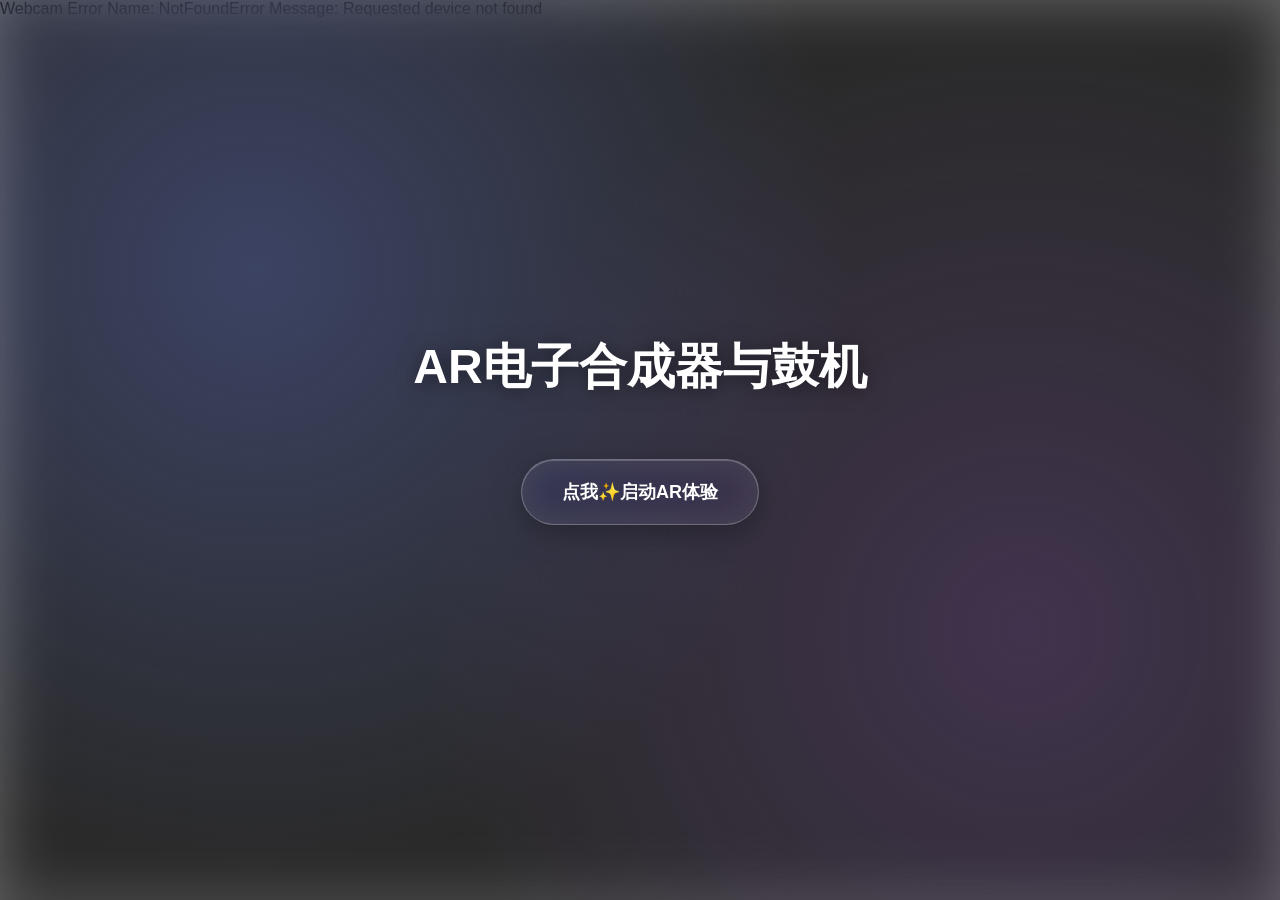
<file: index.html>
<!doctype html>
<html lang="zh-CN">
<head>
  <meta charset="utf-8">
  <meta name="viewport" content="width=device-width, initial-scale=1">
  <meta http-equiv="refresh" content="0; url=./ar/">
  <title>AR 乐器平台</title>
  <script>
    location.replace(new URL("./ar/", location.href).toString());
  </script>
</head>
<body>
  <a href="./ar/">进入 AR 乐器平台</a>
</body>
</html>
</file>
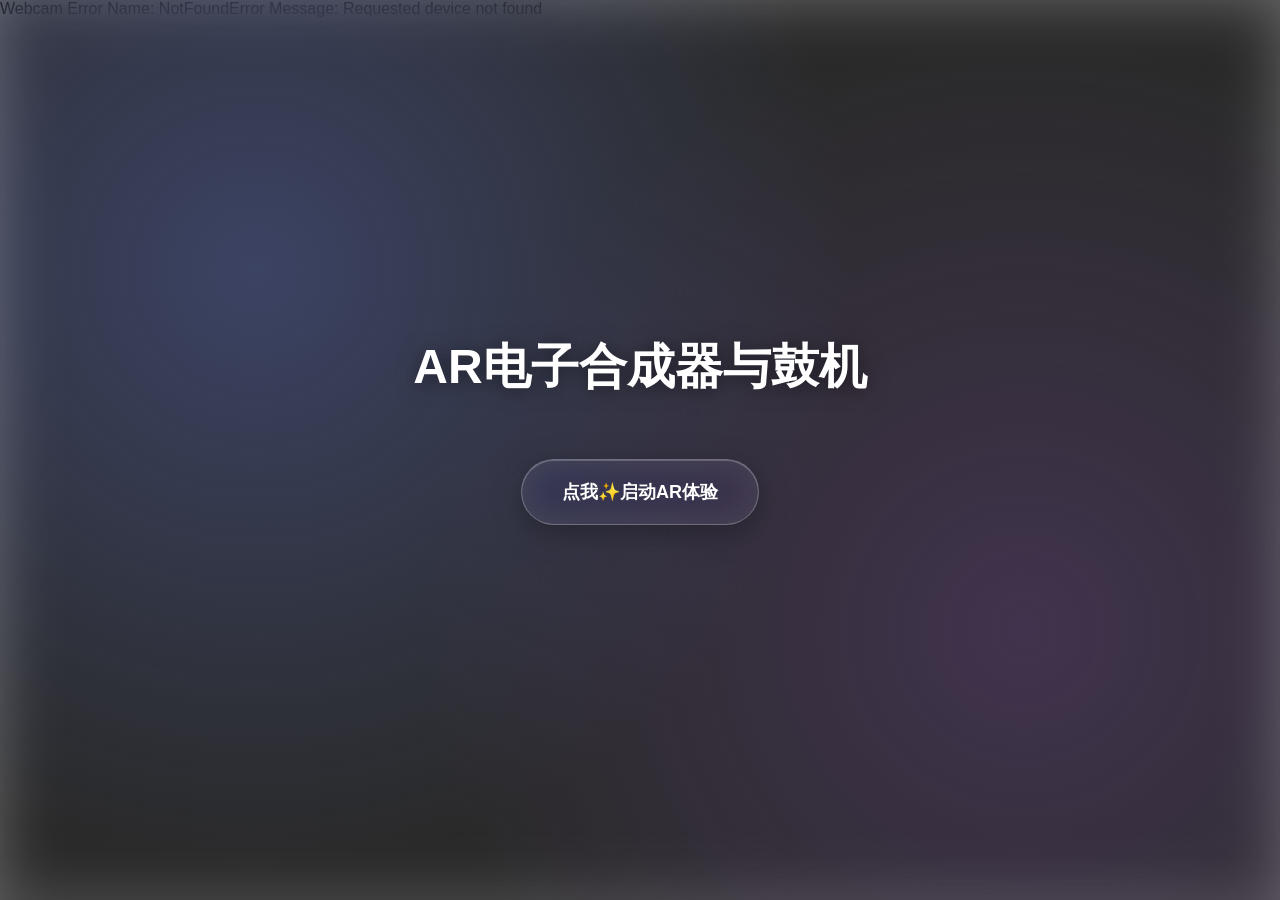
<file: ar/index.html>
<!DOCTYPE html>
<html lang="en">
 <head>
  <meta charset="utf-8"/>
  <meta name="viewport" content="width=device-width, user-scalable=no, minimum-scale=1.0, maximum-scale=1.0"/>
  <title>
   AR电子合成器与鼓机
  </title>
  
  <!-- 使用本地加载的ar库 -->
  <script src="aframe.min.js"></script>
  <script src="aframe-ar.js"></script>
  
  <!-- 使用本地加载marked.js以确保可用性 -->
  <script src="marked.min.js"></script>
  
  <style>
        /* =============== 所有原始CSS样式都已完整保留 =============== */
        body {
            margin: 0;
            overflow: hidden;
            font-family: -apple-system, BlinkMacSystemFont, 'Segoe UI', Roboto, sans-serif;
        }

        /* 启动覆盖层 - iOS/HyperOS风格高斯模糊 */
        .start-overlay {
            position: fixed;
            top: 0;
            left: 0;
            width: 100%;
            height: 100%;
            background: rgba(0, 0, 0, 0.6);
            backdrop-filter: blur(25px) saturate(1.8);
            -webkit-backdrop-filter: blur(25px) saturate(1.8);
            display: flex;
            flex-direction: column;
            justify-content: center;
            align-items: center;
            z-index: 1000;
            color: white;
            text-align: center;
            padding: 20px;
            box-sizing: border-box;
        }
        
        .start-overlay::before {
            content: '';
            position: absolute;
            top: 0;
            left: 0;
            right: 0;
            bottom: 0;
            background: 
                radial-gradient(circle at 20% 30%, rgba(102, 126, 234, 0.3) 0%, transparent 50%),
                radial-gradient(circle at 80% 70%, rgba(118, 75, 162, 0.3) 0%, transparent 50%);
            backdrop-filter: blur(30px);
            -webkit-backdrop-filter: blur(30px);
            z-index: -1;
        }
        
        .start-button {
            background: rgba(255, 255, 255, 0.12);
            border: 1.5px solid rgba(255, 255, 255, 0.25);
            color: white;
            padding: 20px 40px;
            border-radius: 50px;
            font-size: 18px;
            font-weight: bold;
            cursor: pointer;
            margin: 20px;
            backdrop-filter: blur(20px) saturate(1.8);
            -webkit-backdrop-filter: blur(20px) saturate(1.8);
            box-shadow: 
                0 8px 32px rgba(0, 0, 0, 0.3),
                inset 0 1px 0 rgba(255, 255, 255, 0.2);
            transition: all 0.3s cubic-bezier(0.4, 0.0, 0.2, 1);
            position: relative;
            overflow: hidden;
        }
        
        .start-button:hover {
            background: rgba(255, 255, 255, 0.18);
            border-color: rgba(255, 255, 255, 0.4);
            transform: translateY(-3px) scale(1.02);
            box-shadow: 
                0 12px 40px rgba(0, 0, 0, 0.4),
                inset 0 1px 0 rgba(255, 255, 255, 0.3);
        }
        
        .start-button:hover::before {
            left: 100%;
        }
        
        .start-title {
            font-size: 3em;
            margin-bottom: 10px;
            text-shadow: 0 2px 20px rgba(0, 0, 0, 0.5);
            font-weight: 700;
        }
        
        .start-subtitle {
            font-size: 1.2em;
            opacity: 0.85;
            margin-bottom: 30px;
            text-shadow: 0 1px 10px rgba(0, 0, 0, 0.3);
        }
        
        .permission-guide {
    position: absolute; /* 将其从正常文档流中脱离 */
    bottom: 30px; /* 定位到距离底部30px的位置 */
    left: 50%; /* 水平居中 */
    transform: translateX(-50%); /* 水平居中 */
    width: 90%; /* 宽度为父容器的90% */
    max-width: 95%;
    background: rgba(255, 255, 255, 0.08);
    border-radius: 20px;
    padding: 20px;
    backdrop-filter: blur(20px) saturate(1.5);
    -webkit-backdrop-filter: blur(20px) saturate(1.5);
    border: 1px solid rgba(255, 255, 255, 0.15);
    box-shadow: 
        0 8px 32px rgba(0, 0, 0, 0.2),
        inset 0 1px 0 rgba(255, 255, 255, 0.1);
}
        
        .guide-title {
            font-size: 1em;
            font-weight: bold;
            margin-bottom: 8px;
            color: #FFE082;
        }
        
        .guide-text {
            font-size: 0.85em;
            margin-bottom: 12px;
            opacity: 0.9;
        }
        
        .permission-step {
            margin: 10px 0;
            padding: 15px;
            background: rgba(255, 255, 255, 0.06);
            border-radius: 15px;
            border: 1px solid rgba(255, 255, 255, 0.1);
            backdrop-filter: blur(15px);
            -webkit-backdrop-filter: blur(15px);
        }
        
        .step-title {
            font-size: 0.8em;
            font-weight: bold;
            color: #81C784;
            margin-bottom: 8px;
        }
        
        .mock-permission-dialog {
            position: relative;
            margin: 10px auto;
            width: 240px;
        }
        
        .mock-dialog-content {
            border-radius: 16px;
            padding: 15px;
            color: #333;
            box-shadow: 0 8px 40px rgba(0, 0, 0, 0.4);
            text-align: center;
        }
        
        .camera-permission {
            background: rgba(255, 255, 255, 0.92);
            backdrop-filter: blur(30px) saturate(1.8);
            -webkit-backdrop-filter: blur(30px) saturate(1.8);
            border: 1px solid rgba(255, 255, 255, 0.8);
        }
        
        .sensor-permission {
            background: rgba(255, 255, 255, 0.95);
            backdrop-filter: blur(20px);
            -webkit-backdrop-filter: blur(20px);
            border: 1px solid rgba(0, 0, 0, 0.1);
        }
        
        .mock-dialog-text {
            font-size: 12px;
            line-height: 1.4;
            margin-bottom: 15px;
            color: #333;
            font-weight: 400;
        }
        
        .mock-dialog-buttons {
            display: flex;
            margin: 10px -15px -15px -15px;
        }
        
        .camera-permission .mock-dialog-buttons {
            border-top: 1px solid rgba(0, 0, 0, 0.1);
        }
        
        .camera-permission .mock-deny-btn,
        .camera-permission .mock-allow-btn {
            flex: 1;
            padding: 12px;
            border: none;
            border-radius: 0;
            font-size: 14px;
            font-weight: 400;
            cursor: default;
            background: transparent;
            color: #007AFF;
            transition: background-color 0.2s;
        }
        
        .camera-permission .mock-deny-btn {
            border-right: 1px solid rgba(0, 0, 0, 0.1);
        }
        
        .camera-permission .mock-allow-btn {
            font-weight: 600;
        }
        
        .sensor-permission .mock-dialog-buttons {
            gap: 10px;
            margin: 15px 0 0 0;
        }
        
        .sensor-permission .mock-deny-btn,
        .sensor-permission .mock-allow-btn {
            flex: 1;
            padding: 12px;
            border: none;
            border-radius: 8px;
            font-size: 14px;
            font-weight: 500;
            cursor: default;
        }
        
        .sensor-permission .mock-deny-btn {
            background: #FF3B30;
            color: white;
        }
        
        .sensor-permission .mock-allow-btn {
            background: #007AFF;
            color: white;
        }
        
        .camera-allow {
            animation: cameraButtonGlow 2s infinite;
        }
        
        .sensor-allow {
            animation: sensorButtonGlow 2s infinite 1s;
        }
        
        @keyframes cameraButtonGlow {
            0%, 100% { 
                background-color: rgba(0, 122, 255, 0.1);
            }
            50% { 
                background-color: rgba(0, 122, 255, 0.2);
            }
        }
        
        @keyframes sensorButtonGlow {
            0%, 100% { 
                box-shadow: 0 0 0 0 rgba(0, 122, 255, 0.7);
            }
            50% { 
                box-shadow: 0 0 0 8px rgba(0, 122, 255, 0);
            }
        }
        
        .permission-arrow {
            position: absolute;
            right: -30px;
            top: 50%;
            transform: translateY(-50%);
        }
        
        .arrow-line {
            width: 20px;
            height: 2px;
            background: #FFE082;
            position: relative;
        }
        
        .arrow-head {
            position: absolute;
            right: -1px;
            top: -2px;
            width: 0;
            height: 0;
            border-left: 6px solid #FFE082;
            border-top: 3px solid transparent;
            border-bottom: 3px solid transparent;
        }
        
        .permission-hint {
            position: absolute;
            right: -35px;
            top: 100%;
            margin-top: 3px;
            font-size: 10px;
            color: #FFE082;
            font-weight: bold;
            white-space: nowrap;
            animation: hintBlink 1.5s infinite;
        }
        
        @keyframes hintBlink {
            0%, 50% { opacity: 1; }
            51%, 100% { opacity: 0.7; }
        }
        
        #ar-scene {
            display: none;
        }
        
        #ar-scene.active {
            display: block;
        }
        
        .hidden {
            display: none !important;
        }
        
        .permission-denied-overlay {
            position: fixed;
            top: 0;
            left: 0;
            width: 100%;
            height: 100%;
            background: rgba(0, 0, 0, 0.65);
            backdrop-filter: blur(25px) saturate(1.8);
            -webkit-backdrop-filter: blur(25px) saturate(1.8);
            display: flex;
            flex-direction: column;
            justify-content: center;
            align-items: center;
            z-index: 1001;
            color: white;
            text-align: center;
        }
        
        .permission-denied-overlay::before {
            content: '';
            position: absolute;
            top: 0;
            left: 0;
            right: 0;
            bottom: 0;
            background: 
                radial-gradient(circle at 30% 20%, rgba(244, 67, 54, 0.2) 0%, transparent 50%),
                radial-gradient(circle at 70% 80%, rgba(156, 39, 176, 0.2) 0%, transparent 50%);
            backdrop-filter: blur(30px);
            -webkit-backdrop-filter: blur(30px);
            z-index: -1;
        }
        
        .reauth-steps {
            margin: 15px 0;
        }
        
        .reauth-step {
            display: flex;
            align-items: flex-start;
            margin: 12px 0;
            padding: 15px;
            background: rgba(255, 255, 255, 0.08);
            border-radius: 15px;
            border-left: 3px solid #FFE082;
            backdrop-filter: blur(15px);
            -webkit-backdrop-filter: blur(15px);
            box-shadow: 
                0 4px 20px rgba(0, 0, 0, 0.1),
                inset 0 1px 0 rgba(255, 255, 255, 0.1);
        }
        
        .step-number {
            min-width: 24px;
            height: 24px;
            background: #FFE082;
            color: #333;
            border-radius: 50%;
            display: flex;
            align-items: center;
            justify-content: center;
            font-weight: bold;
            font-size: 12px;
            margin-right: 12px;
            flex-shrink: 0;
        }
        
        .step-content {
            flex: 1;
        }
        
        .step-text {
            font-weight: bold;
            font-size: 0.9em;
            margin-bottom: 3px;
            color: white;
        }
        
        .step-desc {
            font-size: 0.8em;
            opacity: 0.8;
            color: #E0E0E0;
        }
        
        .simple-steps {
            margin: 10px 0;
        }
        
        .simple-steps div {
            padding: 6px 0;
            font-size: 0.85em;
            opacity: 0.9;
            border-bottom: 1px solid rgba(255, 255, 255, 0.1);
        }
        
        .simple-steps div:last-child {
            border-bottom: none;
        }
        
        .denied-buttons {
            display: flex;
            gap: 15px;
            justify-content: center;
            flex-wrap: wrap;
            margin-top: 25px;
        }
        
        .retry-btn {
            background: rgba(76, 175, 80, 0.15);
            border: 1.5px solid rgba(76, 175, 80, 0.4);
            backdrop-filter: blur(20px) saturate(1.5);
            -webkit-backdrop-filter: blur(20px) saturate(1.5);
            box-shadow: 
                0 4px 20px rgba(76, 175, 80, 0.2),
                inset 0 1px 0 rgba(255, 255, 255, 0.1);
        }
        
        .retry-btn:hover {
            background: rgba(76, 175, 80, 0.25);
            border-color: rgba(76, 175, 80, 0.6);
            transform: translateY(-2px);
        }
        
        .refresh-btn {
            background: rgba(33, 150, 243, 0.15);
            border: 1.5px solid rgba(33, 150, 243, 0.4);
            backdrop-filter: blur(20px) saturate(1.5);
            -webkit-backdrop-filter: blur(20px) saturate(1.5);
            box-shadow: 
                0 4px 20px rgba(33, 150, 243, 0.2),
                inset 0 1px 0 rgba(255, 255, 255, 0.1);
        }
        
        .refresh-btn:hover {
            background: rgba(33, 150, 243, 0.25);
            border-color: rgba(33, 150, 243, 0.6);
            transform: translateY(-2px);
        }
        
        .back-btn {
            background: rgba(255, 152, 0, 0.15);
            border: 1.5px solid rgba(255, 152, 0, 0.4);
            backdrop-filter: blur(20px) saturate(1.5);
            -webkit-backdrop-filter: blur(20px) saturate(1.5);
            box-shadow: 
                0 4px 20px rgba(255, 152, 0, 0.2),
                inset 0 1px 0 rgba(255, 255, 255, 0.1);
        }
        
        .back-btn:hover {
            background: rgba(255, 152, 0, 0.25);
            border-color: rgba(255, 152, 0, 0.6);
            transform: translateY(-2px);
        }
        
        .dock-container {
            position: fixed;
            bottom: 20px;
            left: 50%;
            transform: translateX(-50%);
            z-index: 100;
            opacity: 0;
            pointer-events: none;
            transition: opacity 0.3s ease;
        }
        
        .dock-container.active {
            opacity: 1;
            pointer-events: all;
        }
        
        .dock-bar {
            background: 
                linear-gradient(135deg, 
                    rgba(255, 255, 255, 0.3) 0%, 
                    rgba(255, 255, 255, 0.18) 25%,
                    rgba(255, 255, 255, 0.28) 50%,
                    rgba(255, 255, 255, 0.15) 75%,
                    rgba(255, 255, 255, 0.35) 100%),
                linear-gradient(45deg, 
                    rgba(255, 255, 255, 0.2),
                    rgba(255, 255, 255, 0.15)),
                rgba(255, 255, 255, 0.2);
            border-radius: 56px;
            padding: 18px 32px;
            box-shadow: 
                0 8px 40px rgba(0, 0, 0, 0.25),
                0 2px 16px rgba(0, 0, 0, 0.1),
                inset 0 1px 0 rgba(255, 255, 255, 0.45),
                inset 0 -1px 0 rgba(255, 255, 255, 0.2);
            border: 1.5px solid rgba(255, 255, 255, 0.35);
            display: flex;
            gap: 22px;
            align-items: center;
            transform: translateZ(0);
            will-change: transform;
        }
        
        .dock-button {
            border: none;
            border-radius: 50%;
            width: 68px;
            height: 68px;
            color: white;
            font-size: 24px;
            font-weight: 600;
            cursor: pointer;
            transition: all 0.3s cubic-bezier(0.4, 0.0, 0.2, 1);
            display: flex;
            align-items: center;
            justify-content: center;
            background: linear-gradient(135deg, 
                rgba(255, 255, 255, 0.3) 0%, 
                rgba(255, 255, 255, 0.18) 50%, 
                rgba(255, 255, 255, 0.35) 100%);
            box-shadow: 
                0 4px 20px rgba(0, 0, 0, 0.15),
                inset 0 1px 0 rgba(255, 255, 255, 0.6),
                inset 0 -1px 0 rgba(255, 255, 255, 0.2);
            border: 1.5px solid rgba(255, 255, 255, 0.4);
            transform: translateZ(0);
            will-change: transform;
        }
        
        .dock-button:hover {
            transform: translateY(-4px) scale(1.05) translateZ(0);
            background: linear-gradient(135deg, 
                rgba(255, 255, 255, 0.4) 0%, 
                rgba(255, 255, 255, 0.25) 50%, 
                rgba(255, 255, 255, 0.45) 100%);
            box-shadow: 
                0 10px 35px rgba(0, 0, 0, 0.25),
                inset 0 1px 0 rgba(255, 255, 255, 0.7),
                inset 0 -1px 0 rgba(255, 255, 255, 0.3);
            border-color: rgba(255, 255, 255, 0.6);
        }
        
        .dock-button:active {
            transform: translateY(-2px) scale(1.02);
        }
        
        #play-btn {
            background: linear-gradient(135deg, 
                rgba(255, 193, 7, 0.9) 0%,
                rgba(255, 193, 7, 0.7) 50%,
                rgba(255, 193, 7, 0.95) 100%),
                linear-gradient(45deg, 
                rgba(255, 255, 255, 0.2),
                rgba(255, 255, 255, 0.12));
        }
        
        #play-btn:hover {
            background: linear-gradient(135deg, 
                rgba(255, 193, 7, 0.98) 0%,
                rgba(255, 193, 7, 0.85) 50%,
                rgba(255, 193, 7, 1.0) 100%),
                linear-gradient(45deg, 
                rgba(255, 255, 255, 0.3),
                rgba(255, 255, 255, 0.2));
            box-shadow: 
                0 10px 35px rgba(255, 193, 7, 0.4),
                inset 0 1px 0 rgba(255, 255, 255, 0.7),
                inset 0 -1px 0 rgba(255, 255, 255, 0.3);
        }
        
        #play-btn.playing {
            background: linear-gradient(135deg, 
                rgba(255, 152, 0, 0.95) 0%,
                rgba(255, 152, 0, 0.75) 50%,
                rgba(255, 152, 0, 1.0) 100%),
                linear-gradient(45deg, 
                rgba(255, 255, 255, 0.2),
                rgba(255, 255, 255, 0.12));
        }
        
        #play-btn.playing:hover {
            background: linear-gradient(135deg, 
                rgba(255, 152, 0, 1.0) 0%,
                rgba(255, 152, 0, 0.9) 50%,
                rgba(255, 152, 0, 1.0) 100%),
                linear-gradient(45deg, 
                rgba(255, 255, 255, 0.3),
                rgba(255, 255, 255, 0.2));
            box-shadow: 
                0 10px 35px rgba(255, 152, 0, 0.4),
                inset 0 1px 0 rgba(255, 255, 255, 0.7),
                inset 0 -1px 0 rgba(255, 255, 255, 0.3);
        }
        
        #info-btn {
            background: linear-gradient(135deg, 
                rgba(3, 169, 244, 0.9) 0%,
                rgba(3, 169, 244, 0.7) 50%,
                rgba(3, 169, 244, 0.95) 100%),
                linear-gradient(45deg, 
                rgba(255, 255, 255, 0.2),
                rgba(255, 255, 255, 0.12));
        }
        
        #info-btn:hover {
            background: linear-gradient(135deg, 
                rgba(3, 169, 244, 0.98) 0%,
                rgba(3, 169, 244, 0.85) 50%,
                rgba(3, 169, 244, 1.0) 100%),
                linear-gradient(45deg, 
                rgba(255, 255, 255, 0.3),
                rgba(255, 255, 255, 0.2));
            box-shadow: 
                0 10px 35px rgba(3, 169, 244, 0.4),
                inset 0 1px 0 rgba(255, 255, 255, 0.7),
                inset 0 -1px 0 rgba(255, 255, 255, 0.3);
        }
        
        #reset-btn {
            background: linear-gradient(135deg, 
                rgba(255, 111, 97, 0.9) 0%,
                rgba(255, 111, 97, 0.7) 50%,
                rgba(255, 111, 97, 0.95) 100%),
                linear-gradient(45deg, 
                rgba(255, 255, 255, 0.2),
                rgba(255, 255, 255, 0.12));
        }
        
        #reset-btn:hover {
            background: linear-gradient(135deg, 
                rgba(255, 111, 97, 0.98) 0%,
                rgba(255, 111, 97, 0.85) 50%,
                rgba(255, 111, 97, 1.0) 100%),
                linear-gradient(45deg, 
                rgba(255, 255, 255, 0.3),
                rgba(255, 255, 255, 0.2));
            box-shadow: 
                0 10px 35px rgba(255, 111, 97, 0.4),
                inset 0 1px 0 rgba(255, 255, 255, 0.7),
                inset 0 -1px 0 rgba(255, 255, 255, 0.3);
        }

        #mode-btn.interact-mode {
            background: linear-gradient(135deg, 
                rgba(76, 175, 80, 0.92) 0%,
                rgba(76, 175, 80, 0.72) 50%,
                rgba(76, 175, 80, 0.98) 100%),
                linear-gradient(45deg, 
                rgba(255, 255, 255, 0.2),
                rgba(255, 255, 255, 0.12));
        }

        #mode-btn.rotate-mode {
            background: linear-gradient(135deg, 
                rgba(126, 87, 194, 0.92) 0%,
                rgba(126, 87, 194, 0.72) 50%,
                rgba(126, 87, 194, 0.98) 100%),
                linear-gradient(45deg, 
                rgba(255, 255, 255, 0.2),
                rgba(255, 255, 255, 0.12));
        }
        
        .dock-button.disabled {
            background: linear-gradient(135deg, 
                rgba(158, 158, 158, 0.8) 0%,
                rgba(158, 158, 158, 0.6) 50%,
                rgba(158, 158, 158, 0.85) 100%),
                linear-gradient(45deg, 
                rgba(255, 255, 255, 0.15),
                rgba(255, 255, 255, 0.08));
            cursor: not-allowed;
            box-shadow: 
                0 4px 15px rgba(158, 158, 158, 0.2),
                inset 0 1px 0 rgba(255, 255, 255, 0.4),
                inset 0 -1px 0 rgba(255, 255, 255, 0.2);
        }
        
        .dock-button.disabled:hover {
            background: linear-gradient(135deg, 
                rgba(158, 158, 158, 0.8) 0%,
                rgba(158, 158, 158, 0.6) 50%,
                rgba(158, 158, 158, 0.85) 100%),
                linear-gradient(45deg, 
                rgba(255, 255, 255, 0.15),
                rgba(255, 255, 255, 0.08));
            transform: translateZ(0);
            box-shadow: 
                0 4px 15px rgba(158, 158, 158, 0.2),
                inset 0 1px 0 rgba(255, 255, 255, 0.4),
                inset 0 -1px 0 rgba(255, 255, 255, 0.2);
        }
        
        .emoji {
            font-size: 34px;
        }
        
        .info-panel {
            position: fixed;
            bottom: 0;
            left: 0;
            right: 0;
            height: 80vh;
            background: rgba(255, 255, 255, 0.95);
            border-top-left-radius: 25px;
            border-top-right-radius: 25px;
            box-shadow: 
                0 -8px 40px rgba(0, 0, 0, 0.3),
                inset 0 1px 0 rgba(255, 255, 255, 0.8);
            transform: translateY(100%);
            transition: transform 0.4s cubic-bezier(0.4, 0.0, 0.2, 1);
            z-index: 200;
            overflow: hidden;
            border: 1px solid rgba(255, 255, 255, 0.3);
        }
        
        .info-panel.active {
            transform: translateY(0);
        }
        
        .info-panel-header {
            background: rgba(102, 126, 234, 0.9);
            backdrop-filter: blur(20px);
            -webkit-backdrop-filter: blur(20px);
            color: white;
            padding: 15px 20px;
            display: flex;
            justify-content: space-between;
            align-items: center;
            position: relative;
            box-shadow: 0 2px 20px rgba(0, 0, 0, 0.1);
        }
        
        .info-panel-header::before {
            content: '';
            position: absolute;
            top: 8px;
            left: 50%;
            transform: translateX(-50%);
            width: 40px;
            height: 4px;
            background: rgba(255, 255, 255, 0.5);
            border-radius: 2px;
        }
        
        .info-title {
            font-size: 16px;
            font-weight: 600;
            margin: 0;
        }
        
        .close-btn {
            background: rgba(255, 255, 255, 0.15);
            backdrop-filter: blur(10px);
            -webkit-backdrop-filter: blur(10px);
            border: 1px solid rgba(255, 255, 255, 0.3);
            border-radius: 20px;
            width: 36px;
            height: 36px;
            color: white;
            font-size: 18px;
            cursor: pointer;
            display: flex;
            align-items: center;
            justify-content: center;
            transition: all 0.3s ease;
        }
        
        .close-btn:hover {
            background: rgba(255, 255, 255, 0.25);
            border-color: rgba(255, 255, 255, 0.5);
            transform: scale(1.1);
        }
        
        .info-content {
            padding: 20px;
            height: calc(100% - 70px);
            overflow-y: auto;
            font-family: -apple-system, BlinkMacSystemFont, 'Segoe UI', Roboto, sans-serif;
            -webkit-overflow-scrolling: touch;
            transform: translateZ(0);
            will-change: scroll-position;
            scroll-behavior: smooth;
        }
        
        .markdown-content h1 {
            color: #333;
            font-size: 24px;
            margin-bottom: 16px;
            border-bottom: 2px solid #667eea;
            padding-bottom: 8px;
        }
        
        .markdown-content h2 {
            color: #444;
            font-size: 18px;
            margin: 20px 0 12px 0;
        }
        
        .markdown-content h3 {
            color: #555;
            font-size: 16px;
            margin: 16px 0 8px 0;
        }
        
        .markdown-content p {
            line-height: 1.6;
            margin-bottom: 12px;
            color: #333;
        }
        
        .markdown-content ul, .markdown-content ol {
            margin: 12px 0;
            padding-left: 20px;
        }
        
        .markdown-content li {
            margin: 6px 0;
            line-height: 1.5;
        }
        
        .markdown-content strong {
            color: #667eea;
            font-weight: 600;
        }
        
        .markdown-content img {
            max-width: 100%;
            height: auto;
            border-radius: 8px;
            margin: 12px 0;
            box-shadow: 0 4px 12px rgba(0, 0, 0, 0.1);
        }
        
        .markdown-content hr {
            border: none;
            border-top: 1px solid #eee;
            margin: 20px 0;
        }
        
        .markdown-content blockquote {
            border-left: 4px solid #667eea;
            margin: 16px 0;
            padding: 8px 16px;
            background: #f8f9fa;
            border-radius: 0 8px 8px 0;
        }
        
        .info-display {
            position: fixed;
            top: 20px;
            left: 50%;
            transform: translateX(-50%);
            max-width: calc(100% - 40px);
            min-width: 280px;
            background: 
                linear-gradient(135deg, 
                    rgba(0, 0, 0, 0.7) 0%, 
                    rgba(0, 0, 0, 0.5) 25%,
                    rgba(0, 0, 0, 0.65) 50%,
                    rgba(0, 0, 0, 0.45) 75%,
                    rgba(0, 0, 0, 0.75) 100%),
                linear-gradient(45deg, 
                    rgba(255, 255, 255, 0.12),
                    rgba(255, 255, 255, 0.06)),
                rgba(0, 0, 0, 0.6);
            color: white;
            padding: 12px 20px;
            border-radius: 25px;
            font-size: 14px;
            font-weight: 500;
            text-align: center;
            z-index: 150;
            border: 1px solid rgba(255, 255, 255, 0.25);
            box-shadow: 
                0 8px 32px rgba(0, 0, 0, 0.3),
                inset 0 1px 0 rgba(255, 255, 255, 0.15);
            opacity: 0;
            pointer-events: none;
            transition: opacity 0.3s ease;
            line-height: 1.4;
            transform: translateX(-50%) translateZ(0);
            will-change: transform, opacity;
        }
        
        .info-display.active {
            opacity: 1;
            pointer-events: all;
        }
        
        .info-display .instrument-name {
            font-weight: 600;
            font-size: 16px;
            margin-bottom: 4px;
            color: #FFE082;
        }
        
        .info-display .instrument-desc {
            font-size: 14px;
            opacity: 0.9;
        }
        
        /* =============== 新增：加载覆盖层样式 =============== */
        .loading-overlay {
            position: fixed;
            top: 0;
            left: 0;
            width: 100%;
            height: 100%;
            background: rgba(0, 0, 0, 0.5);
            backdrop-filter: blur(15px) saturate(1.5);
            -webkit-backdrop-filter: blur(15px) saturate(1.5);
            display: flex;
            justify-content: center;
            align-items: center;
            z-index: 2000;
            color: white;
            text-align: center;
            transition: opacity 0.3s ease;
        }

        .loading-panel {
            background: rgba(255, 255, 255, 0.1);
            padding: 25px 35px;
            border-radius: 20px;
            border: 1px solid rgba(255, 255, 255, 0.2);
            box-shadow: 0 8px 32px rgba(0, 0, 0, 0.3);
            width: 90%;
            max-width: 320px;
        }

        #loading-title {
            font-size: 18px;
            font-weight: 600;
            margin-top: 0;
            margin-bottom: 15px;
            color: #fff;
        }

        .progress-bar-container {
            width: 100%;
            height: 8px;
            background: rgba(0, 0, 0, 0.3);
            border-radius: 4px;
            overflow: hidden;
            margin-bottom: 15px;
        }

        #progress-bar {
            width: 0%;
            height: 100%;
            background: linear-gradient(90deg, #667eea, #764ba2);
            border-radius: 4px;
            transition: width 0.3s ease-out;
        }

        #loading-text {
            font-size: 14px;
            margin: 0;
            opacity: 0.9;
            color: #eee;
        }

        /* =============== 新增：权限拒绝弹窗样式 =============== */
        .permission-error-overlay {
            position: fixed;
            top: 0;
            left: 0;
            width: 100%;
            height: 100%;
            background: rgba(0, 0, 0, 0.7);
            backdrop-filter: blur(25px) saturate(1.8);
            -webkit-backdrop-filter: blur(25px) saturate(1.8);
            display: flex;
            justify-content: center;
            align-items: center;
            z-index: 3000;
            color: white;
            text-align: center;
            transition: opacity 0.3s ease;
        }

        .permission-error-overlay::before {
            content: '';
            position: absolute;
            top: 0;
            left: 0;
            right: 0;
            bottom: 0;
            background: 
                radial-gradient(circle at 30% 20%, rgba(244, 67, 54, 0.3) 0%, transparent 50%),
                radial-gradient(circle at 70% 80%, rgba(156, 39, 176, 0.3) 0%, transparent 50%);
            backdrop-filter: blur(30px);
            -webkit-backdrop-filter: blur(30px);
            z-index: -1;
        }

        .permission-error-panel {
            background: rgba(255, 255, 255, 0.1);
            padding: 30px 35px;
            border-radius: 20px;
            border: 2px solid rgba(244, 67, 54, 0.4);
            box-shadow: 0 8px 32px rgba(244, 67, 54, 0.3);
            width: 90%;
            max-width: 400px;
        }

        .permission-error-title {
            font-size: 20px;
            font-weight: 700;
            margin-bottom: 15px;
            color: #FF6B6B;
        }

        .permission-error-text {
            font-size: 16px;
            margin-bottom: 20px;
            opacity: 0.9;
            line-height: 1.5;
        }

        .permission-error-buttons {
            display: flex;
            gap: 15px;
            justify-content: center;
            flex-wrap: wrap;
            margin-top: 25px;
        }

        .permission-error-btn {
            background: rgba(255, 255, 255, 0.12);
            border: 1.5px solid rgba(255, 255, 255, 0.25);
            color: white;
            padding: 15px 25px;
            border-radius: 25px;
            font-size: 16px;
            font-weight: bold;
            cursor: pointer;
            backdrop-filter: blur(20px) saturate(1.8);
            -webkit-backdrop-filter: blur(20px) saturate(1.8);
            box-shadow: 
                0 4px 20px rgba(0, 0, 0, 0.3),
                inset 0 1px 0 rgba(255, 255, 255, 0.2);
            transition: all 0.3s cubic-bezier(0.4, 0.0, 0.2, 1);
        }

        .permission-error-btn:hover {
            background: rgba(255, 255, 255, 0.18);
            border-color: rgba(255, 255, 255, 0.4);
            transform: translateY(-2px) scale(1.02);
        }

        .permission-error-btn.primary {
            background: rgba(244, 67, 54, 0.8);
            border-color: rgba(244, 67, 54, 0.6);
        }

        .permission-error-btn.primary:hover {
            background: rgba(244, 67, 54, 0.9);
            border-color: rgba(244, 67, 54, 0.8);
        }
        /* =============== 结束：新增样式 =============== */
        
        @media (max-width: 480px) {
            .start-title { font-size: 2em; }
            .start-subtitle { font-size: 1em; }
            .permission-guide { padding: 15px; margin: 15px 0; max-width: 98%; }
            .info-display { top: 15px; max-width: calc(100% - 30px); min-width: 250px; padding: 10px 16px; font-size: 13px; }
            .info-display .instrument-name { font-size: 15px; }
            .info-display .instrument-desc { font-size: 13px; }
            .dock-bar { padding: 16px 26px; gap: 18px; border-radius: 48px; }
            .dock-button { width: 60px; height: 60px; }
            .emoji { font-size: 30px; }
            .info-content { padding: 15px; }
            .markdown-content h1 { font-size: 20px; }
            .markdown-content h2 { font-size: 16px; }
        }
  </style>
  <script>

// =============== 全局变量和状态管理 ===============
let isARStarted = false;
let startOverlay;
let currentAudioManager = null;
const audioCache = {};
const infoCache = {};
const markdownCache = {};
let loadingInterval = null; // 新增：用于管理加载动画的计时器
let isAudioReloading = false; // 新增：防止重复触发音频重载
let permissionCheckTimeout = null; // 新增：权限检测超时

// ====================================================================
// AR 合成器/鼓机平台配置
// ====================================================================
const instrumentConfig = {
    'marker26': { name: '合成器',     model: 'runtime:synth-workstation',            audio: '', markdown: 'assets/markdown/synth_workstation.md', info: 'assets/info/synth_workstation.txt', isLoaded: false, playSounds: ['C4', 'E4', 'G4', 'C5'] },
    'marker27': { name: '鼓机',       model: 'runtime:drum-machine',                 audio: '', markdown: 'assets/markdown/drum_machine.md',      info: 'assets/info/drum_machine.txt',      isLoaded: false, playSounds: ['C3', 'D3', 'G3'] }
};

// 工具函数
function getDeviceInfo() {
    const ua = navigator.userAgent;
    return {
        isIOS: /iPhone|iPad|iPod/i.test(ua),
        isWeChat: /MicroMessenger/i.test(ua),
        isAndroid: /Android/i.test(ua),
        isDesktop: !/iPhone|iPad|iPod|Android/i.test(ua)
    };
}

// ====================================================================
// 新增：权限检测相关函数
// ====================================================================

// 检查摄像头权限状态
async function checkCameraPermission() {
    try {
        if (!navigator.mediaDevices || !navigator.mediaDevices.getUserMedia) {
            console.warn('getUserMedia not supported');
            return 'unsupported';
        }

        // 尝试获取摄像头流
        const stream = await navigator.mediaDevices.getUserMedia({ 
            video: { facingMode: 'environment' }
        });
        
        // 如果成功获取，立即关闭流并返回granted
        stream.getTracks().forEach(track => track.stop());
        return 'granted';
        
    } catch (error) {
        console.log('Camera permission check failed:', error.name, error.message);
        
        if (error.name === 'NotAllowedError' || error.name === 'PermissionDeniedError') {
            return 'denied';
        } else if (error.name === 'NotFoundError' || error.name === 'DevicesNotFoundError') {
            return 'no-camera';
        } else {
            return 'error';
        }
    }
}

// 显示权限错误弹窗
function showPermissionErrorOverlay() {
    // 检查是否已经存在弹窗
    if (document.getElementById('permission-error-overlay')) {
        return;
    }

    const device = getDeviceInfo();
    
    const overlay = document.createElement('div');
    overlay.id = 'permission-error-overlay';
    overlay.className = 'permission-error-overlay';
    
    overlay.innerHTML = `
        <div class="permission-error-panel">
            <div class="permission-error-title">📷 摄像头权限被拒绝</div>
            <div class="permission-error-text">
                AR功能需要使用摄像头来识别乐器码。<br>
                请按照以下步骤重新授权：<br>
                1.手动点击右上角菜单点击“刷新”。<br>
                2.如果看到权限请求弹窗出现，请点击“允许”或“Allow”按钮。
            </div>
            <div class="permission-error-text">
                如果手动刷新网页后仍然没有看到权限请求弹窗，请尝试以下方法：<br>
                1.重新扫描二维码进入该页面，在弹出的权限请求弹窗中点击“允许”或“Allow”按钮。<br>
            </div>
            <div class="permission-error-buttons">
                <button class="permission-error-btn primary" onclick="refreshPage()">
                    🔃 刷新页面<br>如刷新后没有看到权限请求弹窗<br>请重新扫码进入
                </button>
            </div>
        </div>
    `;
    
    document.body.appendChild(overlay);
    console.log('Permission error overlay shown');
}

// 隐藏权限错误弹窗
function hidePermissionErrorOverlay() {
    const overlay = document.getElementById('permission-error-overlay');
    if (overlay) {
        overlay.remove();
    }
}

// 监听AR.js场景错误
function setupARSceneErrorHandling() {
    const arScene = document.getElementById('ar-scene');
    if (!arScene) return;

    // 监听A-Frame的错误事件
    arScene.addEventListener('ar-error', function(event) {
        console.error('AR Error:', event.detail);
        handleARError(event.detail);
    });

    // 监听A-Frame场景的加载错误
    arScene.addEventListener('loaded', function() {
        console.log('AR scene loaded successfully');
        clearTimeout(permissionCheckTimeout);
    });

    // 设置超时检测，如果AR场景在一定时间内没有正常启动，可能是权限问题
    arScene.addEventListener('renderstart', function() {
        console.log('AR rendering started');
        clearTimeout(permissionCheckTimeout);
    });
}

// 处理AR错误
function handleARError(error) {
    console.error('Handling AR error:', error);
    
    // 检查是否是权限相关的错误
    if (error && (
        error.message && error.message.includes('Permission') ||
        error.name === 'NotAllowedError' ||
        error.toString().includes('permission')
    )) {
        setTimeout(() => {
            showPermissionErrorOverlay();
        }, 500);
    }
}

// ====================================================================
// 新增：带重试机制的通用 Fetch 函数
// ====================================================================
async function fetchWithRetry(url, maxRetries = 3, retryDelay = 1000, resourceName = '资源') {
    for (let attempt = 1; attempt <= maxRetries; attempt++) {
        try {
            const response = await fetch(url);
            if (!response.ok) {
                throw new Error(`HTTP error! status: ${response.status}`);
            }
            return response; // 成功时返回 response 对象
        } catch (error) {
            console.warn(`${resourceName} fetch attempt ${attempt} failed:`, error.message);
            if (attempt === maxRetries) {
                console.error(`All ${maxRetries} fetch attempts for ${resourceName} failed.`);
                throw error; // 重试次数用尽，抛出最终错误
            }
            // 每次重试前都短暂提示
            showNotification(`${resourceName}加载失败，第 ${attempt} 次重试中...`, true);
            // 等待一段时间再重试，可以采用递增延迟
            await new Promise(resolve => setTimeout(resolve, retryDelay * attempt));
        }
    }
}


// ====================================================================
// 简易电子音合成器 (用于无音频素材时的弹奏测试)
// ====================================================================
const PRESETS = {
    SYNTH: { color: 0x3aa6ff, mode: "synth" },
    GUITAR: { color: 0x39e59f, mode: "guitar" },
    DRUM: { color: 0xffa23a, mode: "drum" },
    BASS: { color: 0xb26bff, mode: "bass" }
};

const WAVES = {
    SAW: { color: 0x3aa6ff, osc: "sawtooth" },
    SQUARE: { color: 0xb26bff, osc: "square" },
    SINE: { color: 0x39e59f, osc: "sine" }
};

const FADERS = [
    { id: "A", label: "A", value: 0.05, color: 0x3aa6ff },
    { id: "D", label: "D", value: 0.28, color: 0x3aa6ff },
    { id: "S", label: "S", value: 0.62, color: 0x3aa6ff },
    { id: "R", label: "R", value: 0.30, color: 0x3aa6ff },
    { id: "FX", label: "FX", value: 0.22, color: 0xb26bff },
    { id: "VOL", label: "VOL", value: 0.82, color: 0x39e59f }
];

const PERFORMANCE_BUTTONS = ["GLIDE", "ARP", "HOLD"];
const NOTE_NAMES = ["C", "C#", "D", "D#", "E", "F", "F#", "G", "G#", "A", "A#", "B"];
const WHITE_PCS = new Set([0, 2, 4, 5, 7, 9, 11]);
const BUILD_ID = "20260529-no-access-v1";
const MIN_SYNTH_NOTE_HOLD_MS = 230;
const MIN_BASS_NOTE_HOLD_MS = 280;
const ORIGINAL_GUITAR_PARAMS = {
    style: "folk",
    attack: 0.002,
    decay: 0.05,
    sustain: 0.62,
    release: 2.2,
    cutoff: 0.48,
    brightness: 0.9982,
    drive: 1.0,
    body: 0.52,
    reverb: 0.24,
    chorus: 0.06,
    vibrato: 0.02,
    stringType: "steel"
};
const GUITAR_CONTROL_DEFAULTS = {
    cutoff: 0.62,
    fx: 0.22
};
const GUITE222_GUITAR_WORKLET_URL = new URL(`./assets/guitar-worklet.js?v=${BUILD_ID}`, window.location.href);
const GUITE222_GUITAR_PARAMS = {
    attack: 0.002,
    decay: 0.06,
    sustain: 0.55,
    release: 2.5,
    cutoff: 0.45,
    brightness: 0.9985
};
const GUITE222_BASE_FREQ = 82.41;
const GUITE222_BASE_MIDI = 48;
const DRUM_CONTROLS = {
    tone: 0.62,
    decay: 0.52,
    drive: 0.25,
    space: 0.35,
    level: 0.82
};

const state = {
    currentMode: "synth",
    currentPreset: "SYNTH",
    currentWave: "SAW",
    octaveShift: 0,
    cutoff: 0.62,
    reso: 0.28,
    pitchBend: 0,
    mod: 0,
    glide: false,
    arp: false,
    hold: false,
    faders: Object.fromEntries(FADERS.map((item) => [item.id, item.value])),
    lastFreq: null
};

let runtimeControlPointerActive = false;
let modelGestureMode = 'rotate';
let audioCtx = null;
let audioUnlocked = false;
let masterGain = null;
let fxSend = null;
let delayNode = null;
let delayFeedback = null;
let guitarReverbSend = null;
let guitarReverbConvolver = null;
let guitarReverbGain = null;
let guite222GuitarNode = null;
let guite222GuitarReady = null;
let guite222GuitarFailed = false;
let activePointers = new Map();
let drumControls = { ...DRUM_CONTROLS };

function isRuntimeInstrumentConfig(config) {
    return Boolean(config && config.model && config.model.startsWith('runtime:'));
}

function getDefaultGestureMode(config) {
    return isRuntimeInstrumentConfig(config) ? 'interact' : 'rotate';
}

const runtimeSynthState = {
    get preset() { return state.currentPreset; },
    set preset(value) { state.currentPreset = value; },
    get mode() { return state.currentMode; },
    set mode(value) { state.currentMode = value; },
    get waveId() { return state.currentWave; },
    set waveId(value) { state.currentWave = value; },
    get wave() { return WAVES[state.currentWave]?.osc || WAVES.SAW.osc; },
    set wave(value) {
        const match = Object.entries(WAVES).find(([, wave]) => wave.osc === value);
        if (match) state.currentWave = match[0];
    },
    get octaveShift() { return state.octaveShift; },
    set octaveShift(value) { state.octaveShift = value; },
    get cutoff() { return state.cutoff; },
    set cutoff(value) { state.cutoff = value; },
    get reso() { return state.reso; },
    set reso(value) { state.reso = value; },
    get pitch() { return state.pitchBend / 2 + 0.5; },
    set pitch(value) { state.pitchBend = (value - 0.5) * 2; },
    get mod() { return state.mod; },
    set mod(value) { state.mod = value; },
    get glide() { return state.glide; },
    set glide(value) { state.glide = value; },
    get arp() { return state.arp; },
    set arp(value) { state.arp = value; },
    get hold() { return state.hold; },
    set hold(value) { state.hold = value; },
    get faders() { return state.faders; }
};

const runtimeDrumState = drumControls;

const runtimePresets = Object.fromEntries(
    Object.entries(PRESETS).map(([key, value]) => [key, { color: `#${value.color.toString(16).padStart(6, '0')}`, mode: value.mode }])
);

const runtimeWaves = Object.fromEntries(
    Object.entries(WAVES).map(([key, value]) => [key, { color: `#${value.color.toString(16).padStart(6, '0')}`, osc: value.osc }])
);

function makeRuntimeMaterial({ color, emissive = 0x000000, roughness = 0.62, metalness = 0.1, transparent = false, opacity = 1 }) {
    return new THREE.MeshStandardMaterial({
        color,
        emissive,
        emissiveIntensity: emissive ? 0.4 : 0,
        roughness,
        metalness,
        transparent,
        opacity
    });
}

function runtimeLabelTexture(lines, options = {}) {
    const width = options.width || 256;
    const height = options.height || 96;
    const canvas = document.createElement('canvas');
    canvas.width = width;
    canvas.height = height;
    const ctx = canvas.getContext('2d');
    ctx.clearRect(0, 0, width, height);
    if (options.background) {
        ctx.fillStyle = options.background;
        ctx.fillRect(0, 0, width, height);
    }
    ctx.textAlign = 'center';
    ctx.textBaseline = 'middle';
    ctx.fillStyle = options.color || '#f6fff8';
    const list = Array.isArray(lines) ? lines : [lines];
    const fontSize = options.fontSize || (list.length > 1 ? 26 : 34);
    ctx.font = `800 ${fontSize}px Arial, PingFang SC, Microsoft YaHei, sans-serif`;
    const step = height / (list.length + 1);
    list.forEach((line, index) => ctx.fillText(line, width / 2, step * (index + 1)));
    const texture = new THREE.CanvasTexture(canvas);
    if ('SRGBColorSpace' in THREE) texture.colorSpace = THREE.SRGBColorSpace;
    return texture;
}

function addRuntimeMeshLabel(parent, text, x, y, z, w, h, options = {}) {
    const mat = new THREE.MeshBasicMaterial({
        map: runtimeLabelTexture(text, options),
        transparent: true,
        depthWrite: false
    });
    const mesh = new THREE.Mesh(new THREE.PlaneGeometry(w, h), mat);
    mesh.position.set(x, y, z);
    parent.add(mesh);
    return mesh;
}

function setRuntimeButtonActive(mesh, active, color) {
    if (!mesh) return;
    mesh.userData.isActive = active;
    mesh.material.color.setHex(active ? color : mesh.userData.baseColor);
    mesh.material.emissive.setHex(active ? color : 0x000000);
    mesh.material.emissiveIntensity = active ? 0.8 : 0.04;
}

function flashRuntimeMesh(mesh, active, pressDepth = 0.025) {
    if (!mesh || !mesh.userData || mesh.userData.baseColor === undefined) return;
    mesh.position.z = active ? mesh.userData.baseZ - pressDepth : mesh.userData.baseZ;
    mesh.material.color.setHex(active ? mesh.userData.activeColor : mesh.userData.baseColor);
    mesh.material.emissive.setHex(active ? mesh.userData.activeColor : 0x000000);
    mesh.material.emissiveIntensity = active ? 0.55 : 0.05;
}

function clampRuntimeValue(value, min = 0, max = 1) {
    return Math.max(min, Math.min(max, value));
}

function getRuntimeEventPointer(evt) {
    const source = (evt.detail && (evt.detail.mouseEvent || evt.detail.touchEvent)) || evt;
    const touch = source.touches && source.touches[0] || source.changedTouches && source.changedTouches[0];
    return {
        x: touch ? touch.clientX : source.clientX || 0,
        y: touch ? touch.clientY : source.clientY || 0
    };
}

function getRuntimePointerId(evt) {
    const source = (evt.detail && (evt.detail.mouseEvent || evt.detail.touchEvent)) || evt;
    const touch = source.touches && source.touches[0] || source.changedTouches && source.changedTouches[0];
    return source.pointerId || touch?.identifier || 1;
}

function ensureAudio() {
    if (audioCtx) return audioCtx;
    const Ctx = window.AudioContext || window.webkitAudioContext;
    if (!Ctx) {
        showNotification('当前浏览器不支持 Web Audio', true);
        return null;
    }

    audioCtx = new Ctx({ latencyHint: "interactive" });
    if (navigator.audioSession) {
        try { navigator.audioSession.type = "playback"; } catch (err) {}
    }

    masterGain = audioCtx.createGain();
    masterGain.gain.value = state.faders.VOL;

    const compressor = audioCtx.createDynamicsCompressor();
    compressor.threshold.value = -18;
    compressor.knee.value = 22;
    compressor.ratio.value = 5;
    compressor.attack.value = 0.006;
    compressor.release.value = 0.18;
    masterGain.connect(compressor);
    compressor.connect(audioCtx.destination);

    fxSend = audioCtx.createGain();
    fxSend.gain.value = state.faders.FX * 0.34;
    delayNode = audioCtx.createDelay(0.9);
    delayNode.delayTime.value = 0.22;
    delayFeedback = audioCtx.createGain();
    delayFeedback.gain.value = 0.18;
    fxSend.connect(delayNode);
    delayNode.connect(delayFeedback);
    delayFeedback.connect(delayNode);
    delayNode.connect(compressor);

    guitarReverbSend = audioCtx.createGain();
    guitarReverbConvolver = audioCtx.createConvolver();
    guitarReverbGain = audioCtx.createGain();
    guitarReverbConvolver.buffer = createImpulseResponse(audioCtx, 1.45, 2.4);
    guitarReverbGain.gain.value = getOriginalGuitarParams().reverb * 0.36;
    guitarReverbSend.connect(guitarReverbConvolver);
    guitarReverbConvolver.connect(guitarReverbGain);
    guitarReverbGain.connect(masterGain);
    queueGuite222GuitarWorkletLoad();
    return audioCtx;
}

function createImpulseResponse(ctx, duration, decay) {
    const len = Math.max(1, Math.floor(ctx.sampleRate * duration));
    const buffer = ctx.createBuffer(2, len, ctx.sampleRate);
    for (let channel = 0; channel < 2; channel++) {
        const data = buffer.getChannelData(channel);
        for (let i = 0; i < len; i++) {
            const t = i / len;
            data[i] = (Math.random() * 2 - 1) * Math.pow(1 - t, decay) * 0.35;
        }
    }
    return buffer;
}

function unlockAudio() {
    const ctx = ensureAudio();
    if (!ctx) return;
    try {
        if (ctx.state === "suspended") {
            ctx.resume().catch(() => showNotification('请再次点击启动声音', true));
        }
        if (audioUnlocked) return;
        const buffer = ctx.createBuffer(1, 1, ctx.sampleRate);
        const source = ctx.createBufferSource();
        source.buffer = buffer;
        source.connect(ctx.destination);
        source.start(0);
        audioUnlocked = true;
    } catch (err) {}
}

async function unlockSynthAudio() {
    unlockAudio();
    if (audioCtx && audioCtx.state === 'suspended') await audioCtx.resume().catch(() => {});
    return Boolean(audioCtx);
}

function resetAudioForPreset(id) {
    const ctx = ensureAudio();
    if (!ctx) return;
    if (ctx.state === "suspended") ctx.resume().catch(() => {});
    cancelActiveControlPointers();
    state.lastFreq = null;
    const now = ctx.currentTime;
    masterGain?.gain.cancelScheduledValues(now);
    masterGain?.gain.setTargetAtTime(state.faders.VOL, now, 0.015);
    fxSend?.gain.cancelScheduledValues(now);
    fxSend?.gain.setTargetAtTime(state.faders.FX * 0.34, now, 0.015);
    if (guitarReverbGain) {
        const reverb = id === "GUITAR" ? getOriginalGuitarParams().reverb * 0.36 : 0;
        guitarReverbGain.gain.cancelScheduledValues(now);
        guitarReverbGain.gain.setTargetAtTime(reverb, now, 0.02);
    }
}

function midiToFrequency(midi) {
    return 440 * Math.pow(2, (midi - 69 + state.pitchBend * 2) / 12);
}

function getAdsr() {
    return {
        attack: 0.004 + state.faders.A * 0.72,
        decay: 0.035 + state.faders.D * 0.9,
        sustain: clampRuntimeValue(state.faders.S, 0.08, 0.92),
        release: 0.04 + state.faders.R * 1.8
    };
}

function makeNoiseBuffer(ctx, duration = 0.7) {
    const length = Math.max(1, Math.floor(ctx.sampleRate * duration));
    const buffer = ctx.createBuffer(1, length, ctx.sampleRate);
    const data = buffer.getChannelData(0);
    for (let i = 0; i < length; i++) {
        data[i] = Math.random() * 2 - 1;
    }
    return buffer;
}

function applyVoiceEnvelope(gain, velocity, sustainMultiplier = 1) {
    const ctx = audioCtx;
    const adsr = getAdsr();
    const now = ctx.currentTime;
    const peak = clampRuntimeValue(velocity * state.faders.VOL, 0.001, 0.95);
    gain.gain.cancelScheduledValues(now);
    gain.gain.setValueAtTime(0.0001, now);
    gain.gain.linearRampToValueAtTime(peak, now + adsr.attack);
    gain.gain.setTargetAtTime(peak * adsr.sustain * sustainMultiplier, now + adsr.attack, adsr.decay / 3);
}

function routeVoice(source, filter, gain) {
    source.connect(filter);
    filter.connect(gain);
    gain.connect(masterGain);
    gain.connect(fxSend);
}

function createSynthVoice(midi, velocity = 0.78, options = {}) {
    const ctx = ensureAudio();
    if (!ctx) return null;
    if (ctx.state === "suspended") ctx.resume().catch(() => {});

    const now = ctx.currentTime;
    const freq = midiToFrequency(midi + (options.bass ? -12 : 0));
    const wave = options.wave || WAVES[state.currentWave].osc;
    const filter = ctx.createBiquadFilter();
    filter.type = "lowpass";
    filter.frequency.value = 180 + Math.pow(state.cutoff, 1.4) * (options.bass ? 3600 : 11800);
    filter.Q.value = 0.7 + state.reso * 12;

    const gain = ctx.createGain();
    gain.gain.value = 0.0001;

    let source;
    let oscillator = null;
    if (wave === "noise") {
        source = ctx.createBufferSource();
        source.buffer = makeNoiseBuffer(ctx, 1.4);
    } else {
        source = ctx.createOscillator();
        oscillator = source;
        source.type = wave;
        if (state.glide && state.lastFreq) {
            source.frequency.setValueAtTime(state.lastFreq, now);
            source.frequency.exponentialRampToValueAtTime(Math.max(20, freq), now + 0.11);
        } else {
            source.frequency.value = freq;
        }
        source.detune.value = state.pitchBend * 200;
        if (state.mod > 0.02) {
            const lfo = ctx.createOscillator();
            const lfoGain = ctx.createGain();
            lfo.frequency.value = 4.5 + state.mod * 5;
            lfoGain.gain.value = state.mod * (options.bass ? 10 : 24);
            lfo.connect(lfoGain);
            lfoGain.connect(source.detune);
            lfo.start(now);
            window.setTimeout(() => {
                try { lfo.stop(); lfo.disconnect(); lfoGain.disconnect(); } catch (err) {}
            }, 2600);
        }
    }

    applyVoiceEnvelope(gain, velocity, options.bass ? 0.8 : 1);
    routeVoice(source, filter, gain);
    source.start(now);

    const voice = {
        source,
        oscillator,
        gain,
        filter,
        startedAt: now,
        minHoldUntil: now + ((options.bass ? MIN_BASS_NOTE_HOLD_MS : MIN_SYNTH_NOTE_HOLD_MS) / 1000),
        released: false,
        releaseTimer: 0
    };
    state.lastFreq = freq;
    return voice;
}

function noteNameToMidi(note = "C4") {
    if (typeof note === "number" && Number.isFinite(note)) return note;
    const match = String(note).trim().match(/^([A-Ga-g])([#b]?)(-?\d+)$/);
    if (!match) return 60;
    const base = { C: 0, D: 2, E: 4, F: 5, G: 7, A: 9, B: 11 }[match[1].toUpperCase()];
    const accidental = match[2] === "#" ? 1 : match[2] === "b" ? -1 : 0;
    const octave = Number(match[3]);
    return (octave + 1) * 12 + base + accidental;
}

function releaseVoice(voice, options = {}) {
    if (!voice || !audioCtx || voice.released) return;
    const now = audioCtx.currentTime;
    const wait = options.force ? 0 : Math.max(0, (voice.minHoldUntil || now) - now);
    if (wait <= 0.005) {
        noteOff(voice, options);
        return;
    }
    if (voice.releaseTimer) return;
    voice.releaseTimer = window.setTimeout(() => {
        voice.releaseTimer = 0;
        noteOff(voice, options);
    }, wait * 1000);
}

function noteOff(voice, options = {}) {
    if (!voice || !audioCtx) return;
    if (voice.released) return;
    voice.released = true;
    if (voice.releaseTimer) {
        window.clearTimeout(voice.releaseTimer);
        voice.releaseTimer = 0;
    }
    const adsr = getAdsr();
    const now = audioCtx.currentTime;
    const release = options.force ? 0.035 : (state.hold ? Math.max(adsr.release, 1.0) : adsr.release);
    try {
        voice.gain.gain.cancelScheduledValues(now);
        voice.gain.gain.setTargetAtTime(0.0001, now, release / 4);
        voice.source.stop(now + release + 0.08);
    } catch (err) {}
    window.setTimeout(() => {
        try {
            voice.source.disconnect();
            voice.filter.disconnect();
            voice.gain.disconnect();
        } catch (err) {}
    }, (release + 0.2) * 1000);
}

function createPluckVoice(midi, velocity = 0.78) {
    playGuite222GuitarNote(midi, velocity);
    return null;
}

function queueGuite222GuitarWorkletLoad() {
    if (!audioCtx || guite222GuitarNode || guite222GuitarReady || guite222GuitarFailed) return guite222GuitarReady;
    if (!audioCtx.audioWorklet || typeof AudioWorkletNode === "undefined") {
        guite222GuitarFailed = true;
        return null;
    }

    guite222GuitarReady = audioCtx.audioWorklet
        .addModule(GUITE222_GUITAR_WORKLET_URL.href)
        .then(() => {
            guite222GuitarNode = new AudioWorkletNode(audioCtx, "guitar-processor");
            guite222GuitarNode.connect(masterGain);
            return guite222GuitarNode;
        })
        .catch((err) => {
            guite222GuitarFailed = true;
            console.warn("guite222 guitar worklet failed", err);
            return null;
        });

    return guite222GuitarReady;
}

function playGuite222GuitarNote(midi, velocity = 0.85) {
    const ctx = ensureAudio();
    if (!ctx) return;
    if (ctx.state === "suspended") ctx.resume().catch(() => {});

    const freq = guite222FrequencyForMidi(midi);
    const message = {
        type: "pluck",
        freq,
        velocity: 0.85,
        params: getGuite222GuitarParams()
    };

    if (guite222GuitarNode) {
        guite222GuitarNode.port.postMessage(message);
        return;
    }

    const ready = queueGuite222GuitarWorkletLoad();
    if (ready) {
        ready.then((node) => {
            if (node) node.port.postMessage(message);
            else playGuite222FallbackNote(freq, velocity);
        });
        return;
    }

    playGuite222FallbackNote(freq, velocity);
}

function getGuite222GuitarParams() {
    return { ...GUITE222_GUITAR_PARAMS };
}

function guite222FrequencyForMidi(midi) {
    return GUITE222_BASE_FREQ * Math.pow(2, (midi - GUITE222_BASE_MIDI) / 12);
}

function playGuite222FallbackNote(freq, velocity = 0.85) {
    const ctx = ensureAudio();
    if (!ctx || !freq) return;
    const params = getGuite222GuitarParams();
    const buffer = synthesizeGuite222FallbackBuffer(ctx, freq, velocity, params);
    const source = ctx.createBufferSource();
    const gain = ctx.createGain();
    const now = ctx.currentTime;
    source.buffer = buffer;
    gain.gain.value = 0.9;
    source.connect(gain);
    gain.connect(masterGain);
    source.start(now);
    source.stop(now + buffer.duration);
}

function synthesizeGuite222FallbackBuffer(ctx, freq, velocity, params) {
    const sampleRate = ctx.sampleRate;
    const size = clampRuntimeValue(Math.round(sampleRate / freq), 8, 2400);
    const duration = 3.5;
    const length = Math.max(size + 2, Math.floor(sampleRate * duration));
    const buffer = ctx.createBuffer(1, length, sampleRate);
    const out = buffer.getChannelData(0);
    const delay = new Float32Array(size);

    for (let i = 0; i < size; i++) {
        let n = (Math.random() * 2 - 1) * velocity;
        if (i > 1) n = delay[i - 2] * 0.15 + delay[i - 1] * 0.55 + n * 0.30;
        delay[i] = n;
    }

    let pos = 0;
    let amp = 0;
    let phase = "attack";
    let lp1 = 0;
    const dt = 1 / sampleRate;
    for (let i = 0; i < length; i++) {
        let env = 0;
        if (phase === "attack") {
            amp += dt / params.attack;
            if (amp >= 1) {
                amp = 1;
                phase = "decay";
            }
            env = amp;
        } else if (phase === "decay") {
            amp -= dt / params.decay * (1 - params.sustain);
            if (amp <= params.sustain) {
                amp = params.sustain;
                phase = "sustain";
            }
            env = amp;
        } else {
            env = params.sustain;
        }

        const next = (pos + 1) % size;
        let ks = (delay[pos] + delay[next]) * 0.5 * params.brightness;
        lp1 += params.cutoff * (ks - lp1);
        delay[pos] = lp1;
        pos = next;
        out[i] = Math.tanh(lp1 * env * 0.45);
    }

    return buffer;
}

function playOriginalGuitarNote(midi, velocity = 0.78) {
    const ctx = ensureAudio();
    if (!ctx) return null;
    if (ctx.state === "suspended") ctx.resume().catch(() => {});
    const freq = midiToFrequency(midi);
    const params = getOriginalGuitarParams();
    const buffer = synthesizeOriginalGuitarBuffer(ctx, freq, velocity, params);
    const source = ctx.createBufferSource();
    source.buffer = buffer;

    const filter = ctx.createBiquadFilter();
    filter.type = "lowpass";
    filter.frequency.value = clampRuntimeValue(900 + params.cutoff * 5200 + params.body * 700, 650, 7600);
    filter.Q.value = 0.65 + params.body * 1.1;

    const gain = ctx.createGain();
    const pan = ctx.createStereoPanner ? ctx.createStereoPanner() : null;
    const now = ctx.currentTime;
    const release = Math.max(0.08, params.release * 0.32);
    const peak = clampRuntimeValue(velocity, 0.05, 0.95);

    gain.gain.setValueAtTime(0.0001, now);
    gain.gain.exponentialRampToValueAtTime(Math.max(0.001, peak), now + Math.max(0.002, params.attack));
    gain.gain.setTargetAtTime(peak * params.sustain, now + params.attack + params.decay, Math.max(0.025, params.decay));
    gain.gain.setTargetAtTime(0.0001, now + 0.22 + params.decay, release);

    const lane = guitarLaneForMidi(midi);
    if (pan) pan.pan.value = (lane - 2.5) / 4.2;

    source.connect(filter);
    if (pan) {
        filter.connect(pan);
        pan.connect(gain);
    } else {
        filter.connect(gain);
    }
    gain.connect(masterGain);
    if (guitarReverbSend) gain.connect(guitarReverbSend);
    if (guitarReverbGain) guitarReverbGain.gain.setTargetAtTime(params.reverb * 0.36, now, 0.03);

    source.start(now);
    source.stop(now + buffer.duration + 0.05);
    source.onended = () => {
        try {
            source.disconnect();
            filter.disconnect();
            gain.disconnect();
            pan?.disconnect();
        } catch (err) {}
    };

    const chorusAmount = params.chorus + (state.mod > 0.02 ? state.mod * 0.10 : 0);
    if (chorusAmount > 0.03) {
        window.setTimeout(() => {
            const detune = Math.pow(2, ((Math.random() > 0.5 ? 7 : -7) * chorusAmount) / 1200);
            playOriginalGuitarGhost(freq * detune, velocity * chorusAmount * 0.32, lane);
        }, 16);
    }

    return null;
}

function playOriginalGuitarGhost(freq, velocity, lane) {
    const ctx = ensureAudio();
    if (!ctx || !freq) return;
    const params = getOriginalGuitarParams();
    const buffer = synthesizeOriginalGuitarBuffer(ctx, freq, velocity, params, { short: true });
    const source = ctx.createBufferSource();
    source.buffer = buffer;
    const gain = ctx.createGain();
    const pan = ctx.createStereoPanner ? ctx.createStereoPanner() : null;
    const now = ctx.currentTime;

    gain.gain.setValueAtTime(clampRuntimeValue(velocity, 0.001, 0.45), now);
    gain.gain.setTargetAtTime(0.0001, now + 0.05, 0.22);
    if (pan) pan.pan.value = (lane - 2.5) / 3.6;

    if (pan) {
        source.connect(pan);
        pan.connect(gain);
    } else {
        source.connect(gain);
    }
    gain.connect(masterGain);
    source.start(now);
    source.stop(now + buffer.duration);
}

function getOriginalGuitarParams() {
    const cutoffRatio = clampRuntimeValue(state.cutoff / GUITAR_CONTROL_DEFAULTS.cutoff, 0.45, 1.45);
    const fxRatio = GUITAR_CONTROL_DEFAULTS.fx > 0
        ? clampRuntimeValue(state.faders.FX / GUITAR_CONTROL_DEFAULTS.fx, 0, 2.4)
        : 1;
    return {
        ...ORIGINAL_GUITAR_PARAMS,
        cutoff: clampRuntimeValue(ORIGINAL_GUITAR_PARAMS.cutoff * cutoffRatio, 0.18, 0.92),
        release: state.hold ? ORIGINAL_GUITAR_PARAMS.release * 1.28 : ORIGINAL_GUITAR_PARAMS.release,
        reverb: clampRuntimeValue(ORIGINAL_GUITAR_PARAMS.reverb * fxRatio, 0, 0.82),
        chorus: clampRuntimeValue(ORIGINAL_GUITAR_PARAMS.chorus + state.mod * 0.10, 0, 0.34),
        vibrato: clampRuntimeValue(ORIGINAL_GUITAR_PARAMS.vibrato + state.mod * 0.06, 0, 0.18)
    };
}

function synthesizeOriginalGuitarBuffer(ctx, freq, velocity, p, options = {}) {
    const sampleRate = ctx.sampleRate;
    const period = clampRuntimeValue(Math.round(sampleRate / freq), 8, 2400);
    const duration = options.short ? 0.9 : clampRuntimeValue(1.7 + p.release * 0.48, 1.4, 4.4);
    const len = Math.max(period + 4, Math.floor(sampleRate * duration));
    const data = new Float32Array(len);
    const stringFactor = p.stringType === "nylon" ? 0.72 : 1.0;
    const noiseAmp = 0.58 * velocity * stringFactor;

    for (let i = 0; i < period; i++) {
        let n = (Math.random() * 2 - 1) * noiseAmp;
        if (["folk", "classical", "bossa", "ambient"].includes(p.style) && i > 1) {
            n = data[i - 2] * 0.16 + data[i - 1] * 0.52 + n * 0.32;
        }
        if (["metal", "funk"].includes(p.style)) {
            n = Math.sign(n) * Math.min(Math.abs(n * 3.5), 1) * 0.82;
        }
        data[i] = n;
    }

    let lp1 = 0;
    let lp2 = 0;
    let hp1 = 0;
    const decay = p.brightness;
    const cutoff = p.cutoff;
    const blend = cutoff * 0.45 + 0.28;
    const vibDepth = p.vibrato * 0.004;

    for (let i = period; i < len; i++) {
        const vib = vibDepth ? Math.round(Math.sin((i / sampleRate) * Math.PI * 2 * 5.8) * vibDepth * period) : 0;
        const read = clampRuntimeValue(i - period + vib, 0, i - 1);
        const next = clampRuntimeValue(read + 1, 0, i - 1);
        let ks = (data[read] * blend + data[next] * (1 - blend)) * decay;

        switch (p.style) {
            case "classical":
                lp1 += 0.22 * (ks - lp1);
                lp2 += 0.35 * (lp1 - lp2);
                ks = lp2;
                break;
            case "jazz":
                lp1 += 0.20 * (ks - lp1);
                lp2 += 0.30 * (lp1 - lp2);
                ks = lp2 * (1 + Math.sin(i / sampleRate * 3.1) * 0.012);
                break;
            case "blues":
                lp1 += 0.40 * (ks - lp1);
                lp2 += 0.15 * (lp1 - lp2);
                ks = softDrive(lp1 * 2.5, 2.0) * 0.65 + lp2 * 0.35;
                break;
            case "country":
                lp1 += 0.75 * (ks - lp1);
                ks = lp1 * 0.45 + (lp1 - lp2) * 0.55;
                lp2 = lp1;
                break;
            case "funk":
                lp1 += 0.60 * (ks - lp1);
                ks = softDrive(lp1 * 2.2, 1.8);
                break;
            case "metal":
                lp1 += 0.85 * (ks - lp1);
                ks = Math.max(-0.7, Math.min(0.7, lp1 * p.drive));
                hp1 = 0.9 * (hp1 + ks - lp2);
                lp2 = ks;
                ks = ks * 0.48 + hp1 * 0.52;
                break;
            case "shoegaze":
                lp1 += 0.55 * (ks - lp1);
                ks = softDrive(lp1 * 3.0, 2.5) * (1 + Math.sin(i / sampleRate * 2.3) * 0.05);
                break;
            case "ambient":
                lp1 += 0.18 * (ks - lp1);
                lp2 += 0.25 * (lp1 - lp2);
                ks = lp2 * (1 + Math.sin(i / sampleRate * 0.8) * 0.02);
                break;
            case "bossa":
                lp1 += 0.28 * (ks - lp1);
                lp2 += 0.42 * (lp1 - lp2);
                ks = lp2 * (1 + Math.sin(i / sampleRate * 5.5) * 0.006);
                break;
            default:
                lp1 += Math.max(0.18, cutoff) * (ks - lp1);
                ks = lp1;
        }

        data[i] = ks;
    }

    if (p.body > 0) {
        const bodyPeriod = Math.max(8, Math.round(sampleRate / (freq * 1.98)));
        const amount = p.body * 0.15;
        for (let i = bodyPeriod; i < len; i++) {
            data[i] += data[i - bodyPeriod] * amount;
        }
    }

    if (p.drive > 1.1) {
        for (let i = 0; i < len; i++) {
            data[i] = softDrive(data[i], p.drive);
        }
    }

    const buffer = ctx.createBuffer(1, len, sampleRate);
    buffer.getChannelData(0).set(data);
    return buffer;
}

function softDrive(sample, drive) {
    return (2 / Math.PI) * Math.atan(sample * drive) / Math.max(1, drive * 0.38);
}

function guitarLaneForMidi(midi) {
    return clampRuntimeValue(5 - Math.floor((midi - 40) / 5), 0, 5);
}

function playDrum(id, velocity = 0.85) {
    const ctx = ensureAudio();
    if (!ctx) return;
    if (ctx.state === "suspended") ctx.resume().catch(() => {});
    if (id === "openHat") id = "hatOpen";
    const now = ctx.currentTime;
    const out = ctx.createGain();
    const toneFactor = 0.62 + (1.38 - 0.62) * drumControls.tone;
    const decayFactor = 0.62 + (1.85 - 0.62) * drumControls.decay;
    const driveFactor = 0.9 + (1.38 - 0.9) * drumControls.drive;
    out.gain.value = state.faders.VOL * drumControls.level * velocity * driveFactor;
    out.connect(masterGain);
    out.connect(fxSend);
    if (fxSend) fxSend.gain.setTargetAtTime((state.faders.FX * 0.22) + (drumControls.space * 0.24), now, 0.015);

    if (id === "kick") {
        const osc = ctx.createOscillator();
        osc.type = "sine";
        osc.frequency.setValueAtTime(135 * toneFactor, now);
        osc.frequency.exponentialRampToValueAtTime(42 * toneFactor, now + 0.18 * decayFactor);
        out.gain.setValueAtTime(velocity, now);
        out.gain.exponentialRampToValueAtTime(0.0001, now + 0.28 * decayFactor);
        osc.connect(out);
        osc.start(now);
        osc.stop(now + 0.3 * decayFactor);
        return;
    }

    if (id === "snare") {
        const body = ctx.createOscillator();
        const bodyGain = ctx.createGain();
        body.type = "triangle";
        body.frequency.setValueAtTime(190 * toneFactor, now);
        body.frequency.exponentialRampToValueAtTime(118 * toneFactor, now + 0.12 * decayFactor);
        bodyGain.gain.setValueAtTime(velocity * 0.34, now);
        bodyGain.gain.exponentialRampToValueAtTime(0.0001, now + 0.16 * decayFactor);
        body.connect(bodyGain);
        bodyGain.connect(out);
        body.start(now);
        body.stop(now + 0.18);
    }

    if (id === "tom") {
        const body = ctx.createOscillator();
        body.type = "sine";
        body.frequency.setValueAtTime(210 * toneFactor, now);
        body.frequency.exponentialRampToValueAtTime(86 * toneFactor, now + 0.26 * decayFactor);
        out.gain.setValueAtTime(velocity * 0.72, now);
        out.gain.exponentialRampToValueAtTime(0.0001, now + 0.38 * decayFactor);
        body.connect(out);
        body.start(now);
        body.stop(now + 0.4 * decayFactor);
        return;
    }

    const noise = ctx.createBufferSource();
    noise.buffer = makeNoiseBuffer(ctx, (id === "crash" || id === "ride" ? 1.1 : 0.32) * decayFactor);
    const filter = ctx.createBiquadFilter();
    filter.type = id === "tom" ? "bandpass" : "highpass";
    filter.frequency.value = {
        snare: 1200,
        clap: 900,
        tom: 220,
        hat: 5200,
        hatOpen: 4300,
        crash: 3100,
        ride: 3800
    }[id] * toneFactor || 1600 * toneFactor;
    filter.Q.value = id === "tom" ? 5 : 0.8 + state.reso * 4;
    out.gain.setValueAtTime(velocity * (id === "hat" ? 0.34 : 0.62), now);
    out.gain.exponentialRampToValueAtTime(0.0001, now + (id === "crash" || id === "ride" ? 0.9 : 0.2) * decayFactor);
    noise.connect(filter);
    filter.connect(out);
    noise.start(now);
    noise.stop(now + 1.0 * decayFactor);
}

function drumForMidi(midi) {
    const pc = ((midi % 12) + 12) % 12;
    if (!WHITE_PCS.has(pc)) {
        if (midi < 55) return pc === 1 ? "kick" : "snare";
        if (midi < 64) return pc === 6 ? "tom" : "clap";
        return pc === 10 ? "crash" : "hatOpen";
    }

    const whiteSteps = [0, 2, 4, 5, 7, 9, 11];
    const octave = Math.floor((midi - 48) / 12);
    const step = whiteSteps.indexOf(pc);
    const whiteIndex = octave * 7 + step;
    if (whiteIndex <= 2) return "kick";
    if (whiteIndex <= 5) return "snare";
    if (whiteIndex <= 8) return whiteIndex === 8 ? "clap" : "tom";
    if (whiteIndex <= 11) return whiteIndex === 11 ? "hatOpen" : "hat";
    return whiteIndex >= 14 ? "ride" : "crash";
}

function triggerByMode(midi, velocity) {
    if (state.currentMode === "drum") {
        playDrum(drumForMidi(midi), velocity);
        return null;
    }
    if (state.currentMode === "guitar") {
        return createPluckVoice(midi, velocity);
    }
    if (state.currentMode === "bass") {
        return createSynthVoice(midi, velocity, { bass: true, wave: WAVES[state.currentWave]?.osc || WAVES.SAW.osc });
    }
    return createSynthVoice(midi, velocity);
}

function playKey(midi, object, pointerId = 0) {
    unlockAudio();
    const adjusted = midi + state.octaveShift;
    if (object) flashRuntimeMesh(object, true);
    updateDisplayForKey(adjusted);

    if (state.arp && state.currentMode === "drum") {
        const sequence = ["kick", "hat", "snare", "hatOpen", "tom", "crash"];
        sequence.forEach((id, index) => {
            window.setTimeout(() => {
                playDrum(id, 0.68);
                updateScreenCompat("DRUM KIT", id.toUpperCase(), "ARP");
            }, index * 105);
        });
        if (object) window.setTimeout(() => flashRuntimeMesh(object, false), 180);
        return;
    }

    if (state.arp && state.currentMode !== "guitar") {
        const pattern = [0, 4, 7, 12];
        pattern.forEach((offset, index) => {
            window.setTimeout(() => {
                const arpVoice = triggerByMode(adjusted + offset, 0.68);
                if (arpVoice) window.setTimeout(() => releaseVoice(arpVoice), state.currentMode === "bass" ? 260 : 210);
            }, index * 105);
        });
        if (object) window.setTimeout(() => flashRuntimeMesh(object, false), 180);
        return;
    }

    const voice = triggerByMode(adjusted, 0.82);
    if (voice) {
        activePointers.set(pointerId, { voice, key: object });
    } else if (object) {
        window.setTimeout(() => flashRuntimeMesh(object, false), 160);
    }
}

function pointerUp(pointerId) {
    const held = activePointers.get(pointerId);
    if (held) {
        if (held.key) flashRuntimeMesh(held.key, false);
        if (held.voice) releaseVoice(held.voice);
        activePointers.delete(pointerId);
    }
}

function cancelActiveControlPointers() {
    activePointers.forEach((held) => {
        if (held.key) flashRuntimeMesh(held.key, false);
        if (held.voice) releaseVoice(held.voice, { force: true });
    });
    activePointers.clear();
}

function muteOutputForMarkerLoss() {
    if (!audioCtx || !masterGain) return;
    const now = audioCtx.currentTime;
    masterGain.gain.cancelScheduledValues(now);
    masterGain.gain.setTargetAtTime(0.0001, now, 0.012);
}

function restoreOutputForMarkerFound() {
    if (!audioCtx || !masterGain) return;
    const now = audioCtx.currentTime;
    masterGain.gain.cancelScheduledValues(now);
    masterGain.gain.setTargetAtTime(state.faders.VOL, now, 0.018);
}

function updateDisplayForKey(midi) {
    const name = `${NOTE_NAMES[((midi % 12) + 12) % 12]}${Math.floor(midi / 12) - 1}`;
    if (state.currentMode === "drum") {
        updateScreenCompat("DRUM KIT", drumForMidi(midi).toUpperCase(), "HIT");
        return;
    }
    updateScreenCompat(state.currentPreset, state.currentMode === "guitar" ? "GUITAR" : state.currentWave, name);
}

function updateScreenCompat(line1, line2, line3) {
    document.querySelectorAll('[runtime-synth-workstation]').forEach((el) => {
        el.components['runtime-synth-workstation']?.updateScreen(line1, line2, line3);
    });
}

function playRuntimeSynthMidi(midi, velocity = 0.82, duration = 0.6) {
    unlockAudio();
    const voice = triggerByMode(midi + state.octaveShift, velocity);
    if (voice) window.setTimeout(() => releaseVoice(voice), duration * 1000);
    return voice;
}

function playRuntimeDrum(id, velocity = 0.9) {
    unlockAudio();
    playDrum(id, velocity);
}

function playSynthNote(noteName) {
    playRuntimeSynthMidi(noteNameToMidi(noteName), 0.82, 0.5);
}

AFRAME.registerComponent('runtime-synth-workstation', {
    init: function () {
        this.built = false;
        this.screen = null;
        this.controls = new Map();
        this.keys = new Map();
        this.faders = new Map();
        this.knobs = new Map();
        this.strips = new Map();
        this.interactives = [];
        this.activeKeys = new Map();
        this.dragState = null;
        this.pointerHandledUntil = 0;
        this.raycaster = new THREE.Raycaster();
        this.mouse = new THREE.Vector2();
        this.handleClick = this.handleClick.bind(this);
        this.handlePointerDown = this.handlePointerDown.bind(this);
        this.handlePointerMove = this.handlePointerMove.bind(this);
        this.handlePointerUp = this.handlePointerUp.bind(this);
        this.el.classList.add('playable');
        document.addEventListener('mousedown', this.handlePointerDown);
        document.addEventListener('touchstart', this.handlePointerDown, { passive: false });
        document.addEventListener('click', this.handleClick);
        document.addEventListener('mousemove', this.handlePointerMove);
        document.addEventListener('touchmove', this.handlePointerMove, { passive: false });
        document.addEventListener('mouseup', this.handlePointerUp);
        document.addEventListener('touchend', this.handlePointerUp);
        this.build();
    },

    buildOriginal: function () {
        const root = this.el;
        root.innerHTML = '';
        this.interactives = [];
        this.controls.clear();
        this.keys.clear();
        this.faders.clear();
        this.knobs.clear();
        this.strips.clear();

        const group = new THREE.Group();
        group.name = 'AR_Mini_Synth_Workstation';
        group.rotation.x = -Math.PI / 2;
        group.scale.setScalar(0.21);
        root.object3D.add(group);
        root.setObject3D('mesh', group);
        this.group = group;

        const bodyMat = makeRuntimeMaterial({ color: 0x141a22, roughness: 0.55, metalness: 0.32 });
        const sideMat = makeRuntimeMaterial({ color: 0x07090d, roughness: 0.72, metalness: 0.22 });
        const panelMat = makeRuntimeMaterial({ color: 0x1c2632, roughness: 0.48, metalness: 0.36 });

        const base = new THREE.Mesh(new THREE.BoxGeometry(5.55, 2.32, 0.30), bodyMat);
        base.position.set(0, -0.12, -0.08);
        group.add(base);

        const backLip = new THREE.Mesh(new THREE.BoxGeometry(5.55, 0.16, 0.36), sideMat);
        backLip.position.set(0, 1.02, 0.06);
        group.add(backLip);

        const panel = new THREE.Group();
        panel.name = 'synth_slanted_control_panel';
        panel.position.set(0, 0.43, 0.10);
        panel.rotation.x = -0.18;
        group.add(panel);
        this.panel = panel;

        const panelPlate = new THREE.Mesh(new THREE.BoxGeometry(5.30, 1.16, 0.18), panelMat);
        panel.add(panelPlate);
        addRuntimeMeshLabel(panel, 'AR MINI SYNTH WORKSTATION', 0, 0.48, 0.112, 2.4, 0.14, { fontSize: 20, color: '#dbfff5' });

        this.buildOriginalPresetButtons(panel);
        this.buildOriginalWaveButtons(panel);
        this.buildOriginalFilterKnobs(panel);
        this.buildOriginalFaders(panel);
        this.buildOriginalPerformanceButtons(panel);
        this.buildOriginalScreen(panel);
        this.buildOriginalTouchStrips(panel);
        this.buildOriginalKeyboard(group);
        this.selectPreset(runtimeSynthState.preset || 'SYNTH');
        this.selectWave(runtimeSynthState.waveId || 'SAW');
        this.controls.forEach((mesh, key) => {
            if (key.startsWith('perf-')) {
                const id = key.replace('perf-', '');
                const isActive = id === 'GLIDE' ? runtimeSynthState.glide : id === 'ARP' ? runtimeSynthState.arp : runtimeSynthState.hold;
                setRuntimeButtonActive(mesh, isActive, 0x63e6be);
            }
        });
        this.updateOriginalScreen(runtimeSynthState.preset || 'SYNTH', runtimeSynthState.waveId || 'SAW', 'READY');
        this.el.emit('model-loaded');
    },

    addInteractive: function (mesh, interaction) {
        mesh.userData.interaction = interaction;
        this.interactives.push(mesh);
        return mesh;
    },

    buildOriginalPresetButtons: function (panel) {
        addRuntimeMeshLabel(panel, 'PRESET', -2.08, 0.31, 0.18, 0.86, 0.13, { fontSize: 18, color: '#9cecff' });
        [['SYNTH', -2.08, 0.10], ['GUITAR', -2.08, -0.16], ['DRUM', -2.08, -0.42], ['BASS', -2.08, -0.68]].forEach(([id, x, y]) => {
            const mesh = this.createOriginalButton(panel, id, x, y, parseInt(runtimePresets[id].color.slice(1), 16), { kind: 'preset', id }, { w: 0.78, h: 0.22 });
            this.controls.set(`preset-${id}`, mesh);
        });
    },

    buildOriginalWaveButtons: function (panel) {
        addRuntimeMeshLabel(panel, 'WAVE', -1.15, 0.31, 0.18, 0.78, 0.13, { fontSize: 18, color: '#9cecff' });
        [['SAW', -1.15, 0.10], ['SQUARE', -1.15, -0.18], ['SINE', -1.15, -0.46]].forEach(([id, x, y]) => {
            const mesh = this.createOriginalButton(panel, id, x, y, parseInt(runtimeWaves[id].color.slice(1), 16), { kind: 'wave', id }, { w: 0.78, h: 0.22 });
            this.controls.set(`wave-${id}`, mesh);
        });
    },

    buildOriginalFilterKnobs: function (panel) {
        addRuntimeMeshLabel(panel, 'FILTER', -0.12, 0.31, 0.18, 0.76, 0.13, { fontSize: 18, color: '#9cecff' });
        this.knobs.set('cutoff', this.createOriginalKnob(panel, 'CUTOFF', -0.32, -0.06, 0.27, runtimeSynthState.cutoff, 0x3aa6ff, 'cutoff'));
        this.knobs.set('reso', this.createOriginalKnob(panel, 'RESO', 0.28, -0.06, 0.20, runtimeSynthState.reso, 0xffa23a, 'reso'));
    },

    createOriginalKnob: function (parent, label, x, y, radius, value, color, id) {
        const group = new THREE.Group();
        group.position.set(x, y, 0.16);
        parent.add(group);
        const base = new THREE.Mesh(new THREE.CylinderGeometry(radius, radius, 0.09, 36), makeRuntimeMaterial({ color: 0x0a0d12, emissive: color, roughness: 0.34, metalness: 0.45 }));
        base.rotation.x = Math.PI / 2;
        group.add(base);
        const indicator = new THREE.Mesh(new THREE.BoxGeometry(radius * 0.10, radius * 0.82, 0.026), makeRuntimeMaterial({ color, emissive: color }));
        indicator.position.set(0, radius * 0.26, 0.07);
        group.add(indicator);
        const hit = new THREE.Mesh(new THREE.BoxGeometry(radius * 2.25, radius * 2.25, 0.04), new THREE.MeshBasicMaterial({ transparent: true, opacity: 0 }));
        hit.position.set(x, y, 0.24);
        parent.add(hit);
        this.addInteractive(hit, { kind: 'knob', id });
        addRuntimeMeshLabel(parent, label, x, y - radius - 0.16, 0.20, radius * 2.2, 0.13, { fontSize: 18, color: '#f6fff8' });
        const knob = { group, indicator, value, color };
        this.updateOriginalKnobVisual(knob);
        return knob;
    },

    buildOriginalFaders: function (panel) {
        addRuntimeMeshLabel(panel, 'ENVELOPE / FX', 1.33, 0.31, 0.18, 1.46, 0.13, { fontSize: 18, color: '#9cecff' });
        [['A', 0.62, 0x3aa6ff], ['D', 0.91, 0x3aa6ff], ['S', 1.20, 0x3aa6ff], ['R', 1.49, 0x3aa6ff], ['FX', 1.78, 0xb26bff], ['VOL', 2.07, 0x39e59f]].forEach(([id, x, color]) => {
            this.faders.set(id, this.createOriginalFader(panel, id, x, -0.18, color, id, runtimeSynthState.faders[id]));
        });
    },

    createOriginalFader: function (parent, label, x, y, color, id, value) {
        const length = 0.58;
        const track = new THREE.Mesh(new THREE.BoxGeometry(0.05, length, 0.035), makeRuntimeMaterial({ color: 0x070b10 }));
        track.position.set(x, y, 0.17);
        parent.add(track);
        const fill = new THREE.Mesh(new THREE.BoxGeometry(0.062, length, 0.02), makeRuntimeMaterial({ color, emissive: color, transparent: true, opacity: 0.42 }));
        fill.position.set(x, y, 0.19);
        parent.add(fill);
        const thumb = new THREE.Mesh(new THREE.BoxGeometry(0.18, 0.09, 0.065), makeRuntimeMaterial({ color, emissive: color, roughness: 0.3 }));
        parent.add(thumb);
        const hit = new THREE.Mesh(new THREE.BoxGeometry(0.25, length + 0.14, 0.04), new THREE.MeshBasicMaterial({ transparent: true, opacity: 0 }));
        hit.position.set(x, y, 0.25);
        parent.add(hit);
        this.addInteractive(hit, { kind: 'fader', id });
        addRuntimeMeshLabel(parent, label, x, y - length / 2 - 0.15, 0.20, 0.22, 0.12, { fontSize: 20, color: '#f6fff8' });
        const fader = { x, y, length, thumb, fill, value, color };
        this.updateOriginalFaderVisual(fader);
        return fader;
    },

    buildOriginalPerformanceButtons: function (panel) {
        [['GLIDE', -0.36], ['ARP', 0.04], ['HOLD', 0.44]].forEach(([id, x]) => {
            const mesh = this.createOriginalButton(panel, id, x, -0.68, 0x63e6be, { kind: 'performance', id }, { w: 0.34, h: 0.22 });
            this.controls.set(`perf-${id}`, mesh);
        });
    },

    buildOriginalScreen: function (panel) {
        const screen = new THREE.Mesh(new THREE.BoxGeometry(1.00, 0.46, 0.07), makeRuntimeMaterial({ color: 0x061211, emissive: 0x113a31, roughness: 0.22 }));
        screen.position.set(2.18, 0.03, 0.16);
        panel.add(screen);
        this.screenMaterial = new THREE.MeshBasicMaterial({ transparent: true, depthWrite: false });
        const display = new THREE.Mesh(new THREE.PlaneGeometry(0.86, 0.34), this.screenMaterial);
        display.position.set(2.18, 0.03, 0.22);
        panel.add(display);
    },

    buildOriginalTouchStrips: function (panel) {
        [['PITCH', -2.55, -0.24, 0xffdf6e], ['MOD', -2.55, -0.62, 0x63e6be]].forEach(([id, x, y, color]) => {
            const track = new THREE.Mesh(new THREE.BoxGeometry(0.18, 0.30, 0.05), makeRuntimeMaterial({ color: 0x0a0e13, emissive: color }));
            track.position.set(x, y, 0.19);
            panel.add(track);
            const fill = new THREE.Mesh(new THREE.BoxGeometry(0.13, 0.06, 0.05), makeRuntimeMaterial({ color, emissive: color }));
            fill.position.set(x, y, 0.24);
            panel.add(fill);
            const hit = new THREE.Mesh(new THREE.BoxGeometry(0.28, 0.42, 0.04), new THREE.MeshBasicMaterial({ transparent: true, opacity: 0 }));
            hit.position.set(x, y, 0.28);
            panel.add(hit);
            this.addInteractive(hit, { kind: 'strip', id });
            addRuntimeMeshLabel(panel, id, x + 0.30, y, 0.21, 0.36, 0.12, { fontSize: 18, color: '#f6fff8' });
            this.strips.set(id, { fill, centerY: y, color, value: id === 'PITCH' ? runtimeSynthState.pitch : runtimeSynthState.mod });
            this.updateOriginalStripVisual(id);
        });
    },

    buildOriginalKeyboard: function (group) {
        const keyboardBase = new THREE.Mesh(new THREE.BoxGeometry(5.18, 0.96, 0.16), makeRuntimeMaterial({ color: 0x07090d, roughness: 0.58, metalness: 0.28 }));
        keyboardBase.position.set(0.12, -0.72, 0.08);
        group.add(keyboardBase);
        addRuntimeMeshLabel(group, '25 KEY TOUCH SYNTH', 1.54, -1.20, 0.28, 1.35, 0.12, { fontSize: 18, color: '#9cecff' });
        this.createOriginalButton(group, 'OCT -', -2.28, -1.16, 0xffdf6e, { kind: 'octave', semitoneDelta: -12 }, { w: 0.45, h: 0.18 }).position.z = 0.32;
        this.createOriginalButton(group, 'OCT +', -1.72, -1.16, 0xffdf6e, { kind: 'octave', semitoneDelta: 12 }, { w: 0.45, h: 0.18 }).position.z = 0.32;

        const whitePcs = new Set([0, 2, 4, 5, 7, 9, 11]);
        const startMidi = 48;
        const endMidi = 72;
        const whiteCount = Array.from({ length: endMidi - startMidi + 1 }, (_, i) => startMidi + i).filter((midi) => whitePcs.has(midi % 12)).length;
        const whiteW = 4.84 / whiteCount;
        let whiteIndex = 0;
        for (let midi = startMidi; midi <= endMidi; midi++) {
            const pc = midi % 12;
            const isWhite = whitePcs.has(pc);
            if (isWhite) {
                const x = (whiteIndex - (whiteCount - 1) / 2) * whiteW + 0.15;
                const key = new THREE.Mesh(new THREE.BoxGeometry(whiteW * 0.92, 0.78, 0.12), makeRuntimeMaterial({ color: 0xf5f0df, roughness: 0.38, metalness: 0.05 }));
                key.position.set(x, -0.78, 0.22);
                key.userData.baseColor = 0xf5f0df;
                key.userData.activeColor = 0x3aa6ff;
                key.userData.baseZ = key.position.z;
                key.userData.midi = midi;
                group.add(key);
                this.addInteractive(key, { kind: 'key', midi });
                this.keys.set(midi, key);
                if (pc === 0) addRuntimeMeshLabel(group, `C${Math.floor(midi / 12) - 1}`, x, -1.11, 0.31, whiteW * 0.70, 0.10, { fontSize: 18, color: '#10131a' });
                whiteIndex += 1;
            } else {
                const x = (whiteIndex - 1 - (whiteCount - 1) / 2) * whiteW + whiteW * 0.48 + 0.15;
                const key = new THREE.Mesh(new THREE.BoxGeometry(whiteW * 0.58, 0.47, 0.16), makeRuntimeMaterial({ color: 0x05070a, roughness: 0.42, metalness: 0.1 }));
                key.position.set(x, -0.59, 0.34);
                key.userData.baseColor = 0x05070a;
                key.userData.activeColor = 0xb26bff;
                key.userData.baseZ = key.position.z;
                key.userData.midi = midi;
                group.add(key);
                this.addInteractive(key, { kind: 'key', midi });
                this.keys.set(midi, key);
            }
        }
    },

    createOriginalButton: function (parent, label, x, y, color, interaction, size = { w: 0.58, h: 0.22 }) {
        const mesh = new THREE.Mesh(new THREE.BoxGeometry(size.w, size.h, 0.08), makeRuntimeMaterial({ color: 0x26313e, emissive: 0x000000, roughness: 0.42, metalness: 0.25 }));
        mesh.position.set(x, y, 0.13);
        mesh.userData.baseColor = 0x26313e;
        mesh.userData.activeColor = color;
        mesh.userData.isActive = false;
        parent.add(mesh);
        this.addInteractive(mesh, interaction);
        addRuntimeMeshLabel(parent, label, x, y, 0.18, size.w * 0.9, size.h * 0.7, { fontSize: 26, color: '#f6fff8' });
        return mesh;
    },

    build: function () {
        return this.buildOriginal();
    },

    playKey: function (midi) {
        playRuntimeSynthMidi(midi);
    },

    shiftOctave: function (delta) {
        runtimeSynthState.octaveShift = Math.max(-24, Math.min(24, runtimeSynthState.octaveShift + delta));
        this.updateScreen(runtimeSynthState.preset, runtimeSynthState.waveId, `OCT ${runtimeSynthState.octaveShift / 12}`);
    },

    selectPreset: function (id) {
        if (!runtimePresets[id]) return;
        runtimeSynthState.preset = id;
        runtimeSynthState.mode = runtimePresets[id].mode;
        resetAudioForPreset(id);
        this.controls.forEach((entity, key) => {
            if (key.startsWith('preset-')) {
                const active = key === `preset-${id}`;
                if (entity.isObject3D) {
                    setRuntimeButtonActive(entity, active, parseInt(runtimePresets[key.replace('preset-', '')].color.slice(1), 16));
                } else {
                    entity.setAttribute('material', 'emissiveIntensity', active ? 0.85 : 0.08);
                    entity.setAttribute('material', 'color', active ? runtimePresets[id].color : '#26313e');
                }
            }
        });
        this.updateScreen(id === 'DRUM' ? 'DRUM KIT' : id, id === 'SYNTH' || id === 'BASS' ? runtimeSynthState.waveId : 'PRESET', 'READY');
    },

    selectWave: function (id) {
        if (!runtimeWaves[id]) return;
        runtimeSynthState.waveId = id;
        runtimeSynthState.wave = runtimeWaves[id].osc;
        this.controls.forEach((entity, key) => {
            if (key.startsWith('wave-')) {
                const active = key === `wave-${id}`;
                if (entity.isObject3D) {
                    setRuntimeButtonActive(entity, active, parseInt(runtimeWaves[key.replace('wave-', '')].color.slice(1), 16));
                } else {
                    entity.setAttribute('material', 'emissiveIntensity', active ? 0.85 : 0.08);
                    entity.setAttribute('material', 'color', active ? runtimeWaves[id].color : '#26313e');
                }
            }
        });
        this.updateScreen(runtimeSynthState.preset, id, 'READY');
    },

    updateScreen: function (line1, line2, line3) {
        if (this.screenMaterial) {
            const texture = runtimeLabelTexture([line1, line2, line3].filter(Boolean), {
                width: 512,
                height: 192,
                background: '#04110f',
                color: '#63e6be',
                fontSize: 34
            });
            if (this.screenMaterial.map) this.screenMaterial.map.dispose();
            this.screenMaterial.map = texture;
            this.screenMaterial.needsUpdate = true;
        } else {
            updateRuntimeScreen(this.screen, line1, line2, line3);
        }
    },

    updateOriginalScreen: function (line1, line2, line3) {
        this.updateScreen(line1, line2, line3);
    },

    updateOriginalKnobVisual: function (knob) {
        const angle = -2.25 + 4.5 * knob.value;
        knob.indicator.rotation.z = -angle;
        knob.group.children[0].material.emissiveIntensity = 0.12 + knob.value * 0.7;
    },

    updateOriginalFaderVisual: function (fader) {
        const thumbY = fader.y - fader.length / 2 + fader.value * fader.length;
        fader.thumb.position.set(fader.x, thumbY, 0.24);
        fader.fill.scale.y = Math.max(0.04, fader.value);
        fader.fill.position.y = fader.y - fader.length / 2 + (fader.length * fader.value) / 2;
        fader.thumb.material.emissiveIntensity = 0.18 + fader.value * 0.75;
    },

    updateOriginalStripVisual: function (id) {
        const strip = this.strips.get(id);
        if (!strip) return;
        strip.fill.position.y = strip.centerY - 0.12 + strip.value * 0.24;
        strip.fill.material.emissiveIntensity = 0.18 + strip.value * 0.9;
    },

    updateContinuousControl: function (interaction, delta) {
        if (interaction.kind === 'knob') {
            const knob = this.knobs.get(interaction.id);
            if (!knob) return;
            knob.value = clampRuntimeValue(knob.value + delta);
            if (interaction.id === 'cutoff') runtimeSynthState.cutoff = knob.value;
            if (interaction.id === 'reso') runtimeSynthState.reso = knob.value;
            this.updateOriginalKnobVisual(knob);
            this.updateScreen(runtimeSynthState.preset, runtimeSynthState.waveId, `${interaction.id.toUpperCase()} ${Math.round(knob.value * 100)}`);
            return;
        }
        if (interaction.kind === 'fader') {
            const fader = this.faders.get(interaction.id);
            if (!fader) return;
            fader.value = clampRuntimeValue(fader.value + delta);
            runtimeSynthState.faders[interaction.id] = fader.value;
            this.updateOriginalFaderVisual(fader);
            if (interaction.id === 'VOL' && masterGain && audioCtx) masterGain.gain.setTargetAtTime(fader.value, audioCtx.currentTime, 0.02);
            if (interaction.id === 'FX' && fxSend && audioCtx) fxSend.gain.setTargetAtTime(fader.value * 0.34, audioCtx.currentTime, 0.02);
            if (interaction.id === 'FX' && guitarReverbGain && audioCtx) guitarReverbGain.gain.setTargetAtTime(getOriginalGuitarParams().reverb * 0.36, audioCtx.currentTime, 0.02);
            this.updateScreen(runtimeSynthState.preset, runtimeSynthState.waveId, `${interaction.id} ${Math.round(fader.value * 100)}`);
            return;
        }
        if (interaction.kind === 'strip') {
            const strip = this.strips.get(interaction.id);
            if (!strip) return;
            strip.value = clampRuntimeValue(strip.value + delta);
            if (interaction.id === 'PITCH') runtimeSynthState.pitch = strip.value;
            if (interaction.id === 'MOD') runtimeSynthState.mod = strip.value;
            this.updateOriginalStripVisual(interaction.id);
            this.updateScreen(runtimeSynthState.preset, runtimeSynthState.waveId, `${interaction.id} ${Math.round(strip.value * 100)}`);
        }
    },

    stepContinuousControl: function (interaction) {
        const step = interaction.kind === 'strip' ? 0.25 : 0.12;
        this.updateContinuousControl(interaction, step);
        if (interaction.kind === 'knob') {
            const knob = this.knobs.get(interaction.id);
            if (knob && knob.value >= 0.98) this.updateContinuousControl(interaction, -0.94);
        }
        if (interaction.kind === 'fader') {
            const fader = this.faders.get(interaction.id);
            if (fader && fader.value >= 0.98) this.updateContinuousControl(interaction, -0.96);
        }
        if (interaction.kind === 'strip') {
            const strip = this.strips.get(interaction.id);
            if (strip && strip.value >= 0.98) this.updateContinuousControl(interaction, -1);
        }
    },

    raycastInteractives: function (evt) {
        const pointer = getRuntimeEventPointer(evt);
        const camera = this.el.sceneEl.camera;
        if (!camera) return null;
        // 使用 canvas 实际尺寸和位置做精确 NDC 映射，修复触摸位置偏移
        const canvas = this.el.sceneEl.canvas || this.el.sceneEl.renderer.domElement;
        const canvasRect = canvas.getBoundingClientRect();
        this.mouse.x = ((pointer.x - canvasRect.left) / canvasRect.width) * 2 - 1;
        this.mouse.y = -((pointer.y - canvasRect.top) / canvasRect.height) * 2 + 1;
        this.el.sceneEl.object3D.updateMatrixWorld(true);
        camera.updateMatrixWorld(true);
        this.el.object3D.updateMatrixWorld(true);
        this.raycaster.setFromCamera(this.mouse, camera);
        const hits = this.raycaster.intersectObjects(this.interactives, true);
        for (let i = 0; i < hits.length; i++) {
            const obj = hits[i].object;
            const it = obj.userData && obj.userData.interaction;
            if (it) return { object: obj, interaction: it, point: hits[i].point };
        }
        return null;
    },

    handlePointerDown: function (evt) {
        if (!this.el.getAttribute('visible')) return;
        if (modelGestureMode !== 'interact') return;
        if (!this.raycaster || !this.mouse) { console.warn('raycaster/mouse not ready'); return; }
        const pointer = getRuntimeEventPointer(evt);
        const pointerId = getRuntimePointerId(evt);
        const hit = this.raycastInteractives(evt);
        if (!hit) { console.log('no hit ndc:', this.mouse.x.toFixed(2), this.mouse.y.toFixed(2), 'interactives:', this.interactives.length); return; }
        const { object, interaction } = hit;
        evt.stopPropagation();
        if (evt.preventDefault) evt.preventDefault();
        runtimeControlPointerActive = true;
        this.pointerHandledUntil = Date.now() + 500;

        if (interaction.kind === 'preset') return this.selectPreset(interaction.id);
        if (interaction.kind === 'wave') return this.selectWave(interaction.id);
        if (interaction.kind === 'performance') {
            const key = interaction.id.toLowerCase();
            runtimeSynthState[key] = !runtimeSynthState[key];
            setRuntimeButtonActive(object, runtimeSynthState[key], 0x63e6be);
            this.updateScreen(runtimeSynthState.preset, runtimeSynthState.waveId, `${interaction.id} ${runtimeSynthState[key] ? 'ON' : 'OFF'}`);
            return;
        }
        if (interaction.kind === 'octave') {
            flashRuntimeMesh(object, true);
            this.shiftOctave(interaction.semitoneDelta);
            setTimeout(() => flashRuntimeMesh(object, false), 110);
            return;
        }
        if (interaction.kind === 'key') {
            this.activeKeys.set(pointerId, object);
            playKey(interaction.midi, object, pointerId);
            return;
        }
        if (interaction.kind === 'knob' || interaction.kind === 'fader' || interaction.kind === 'strip') {
            this.dragState = {
                interaction,
                lastX: pointer.x,
                lastY: pointer.y,
                totalX: 0,
                totalY: 0,
                moved: false
            };
        }
    },

    handlePointerMove: function (evt) {
        if (!this.el.getAttribute('visible')) { this.dragState = null; return; }
        if (!this.dragState) return;
        if (evt.preventDefault) evt.preventDefault();
        const pointer = getRuntimeEventPointer(evt);
        const dx = pointer.x - this.dragState.lastX;
        const dy = pointer.y - this.dragState.lastY;
        this.dragState.lastX = pointer.x;
        this.dragState.lastY = pointer.y;
        this.dragState.totalX += dx;
        this.dragState.totalY += dy;
        if (Math.abs(this.dragState.totalX) + Math.abs(this.dragState.totalY) > 3) this.dragState.moved = true;
        const delta = this.dragState.interaction.kind === 'strip' ? (-dy / 160) : (((-dy) + dx * 0.45) / 180);
        this.updateContinuousControl(this.dragState.interaction, delta);
    },

    handlePointerUp: function (evt) {
        runtimeControlPointerActive = false;
        const pointerId = getRuntimePointerId(evt);
        pointerUp(pointerId);
        if (this.activeKeys) {
            this.activeKeys.delete(pointerId);
        }
        if (this.dragState) {
            this.dragState = null;
        }
    },

    handleClick: function (evt) {
        if (!this.el.getAttribute('visible')) return;
        if (modelGestureMode !== 'interact') return;
        if (Date.now() < this.pointerHandledUntil) return;
        const hit = this.raycastInteractives(evt);
        if (!hit) return;
        const { object, interaction } = hit;
        evt.stopPropagation();
        if (interaction.kind === 'preset') return this.selectPreset(interaction.id);
        if (interaction.kind === 'wave') return this.selectWave(interaction.id);
        if (interaction.kind === 'performance') {
            const key = interaction.id.toLowerCase();
            runtimeSynthState[key] = !runtimeSynthState[key];
            setRuntimeButtonActive(object, runtimeSynthState[key], 0x63e6be);
            this.updateScreen(runtimeSynthState.preset, runtimeSynthState.waveId, `${interaction.id} ${runtimeSynthState[key] ? 'ON' : 'OFF'}`);
            return;
        }
        if (interaction.kind === 'octave') return this.shiftOctave(interaction.semitoneDelta);
        if (interaction.kind === 'key') {
            const pointerId = getRuntimePointerId(evt);
            playKey(interaction.midi, object, pointerId);
            window.setTimeout(() => pointerUp(pointerId), 180);
            return;
        }
        if (interaction.kind === 'knob') {
            const knob = this.knobs.get(interaction.id);
            if (!knob) return;
            knob.value = Math.min(1, knob.value + 0.12);
            if (knob.value >= 1) knob.value = 0.04;
            if (interaction.id === 'cutoff') runtimeSynthState.cutoff = knob.value;
            if (interaction.id === 'reso') runtimeSynthState.reso = knob.value;
            this.updateOriginalKnobVisual(knob);
            this.updateScreen(runtimeSynthState.preset, runtimeSynthState.waveId, `${interaction.id.toUpperCase()} ${Math.round(knob.value * 100)}`);
            return;
        }
        if (interaction.kind === 'fader') {
            const fader = this.faders.get(interaction.id);
            if (!fader) return;
            fader.value = Math.min(1, fader.value + 0.12);
            if (fader.value >= 1) fader.value = 0.02;
            runtimeSynthState.faders[interaction.id] = fader.value;
            this.updateOriginalFaderVisual(fader);
            this.updateScreen(runtimeSynthState.preset, runtimeSynthState.waveId, `${interaction.id} ${Math.round(fader.value * 100)}`);
            return;
        }
        if (interaction.kind === 'strip') {
            const strip = this.strips.get(interaction.id);
            if (!strip) return;
            strip.value = strip.value > 0.5 ? 0 : 1;
            if (interaction.id === 'PITCH') runtimeSynthState.pitch = strip.value ? 0.65 : 0.35;
            if (interaction.id === 'MOD') runtimeSynthState.mod = strip.value;
            this.updateOriginalStripVisual(interaction.id);
            this.updateScreen(runtimeSynthState.preset, runtimeSynthState.waveId, `${interaction.id} ${Math.round(strip.value * 100)}`);
        }
    },

    remove: function () {
        document.removeEventListener('mousedown', this.handlePointerDown);
        document.removeEventListener('touchstart', this.handlePointerDown);
        document.removeEventListener('click', this.handleClick);
        document.removeEventListener('mousemove', this.handlePointerMove);
        document.removeEventListener('touchmove', this.handlePointerMove);
        document.removeEventListener('mouseup', this.handlePointerUp);
        document.removeEventListener('touchend', this.handlePointerUp);
    }
});

AFRAME.registerComponent('runtime-drum-machine', {
    init: function () {
        this.patternTimer = null;
        this.screen = null;
        this.knobs = new Map();
        this.pads = new Map();
        this.interactives = [];
        this.activePressMesh = null;
        this.dragState = null;
        this.pointerHandledUntil = 0;
        this.raycaster = new THREE.Raycaster();
        this.mouse = new THREE.Vector2();
        this.handleClick = this.handleClick.bind(this);
        this.handlePointerDown = this.handlePointerDown.bind(this);
        this.handlePointerMove = this.handlePointerMove.bind(this);
        this.handlePointerUp = this.handlePointerUp.bind(this);
        this.el.classList.add('playable');
        document.addEventListener('mousedown', this.handlePointerDown);
        document.addEventListener('touchstart', this.handlePointerDown, { passive: false });
        document.addEventListener('click', this.handleClick);
        document.addEventListener('mousemove', this.handlePointerMove);
        document.addEventListener('touchmove', this.handlePointerMove, { passive: false });
        document.addEventListener('mouseup', this.handlePointerUp);
        document.addEventListener('touchend', this.handlePointerUp);
        this.build();
    },

    buildOriginal: function () {
        const root = this.el;
        root.innerHTML = '';
        this.interactives = [];
        this.knobs.clear();
        this.pads.clear();

        const group = new THREE.Group();
        group.name = 'QR_Drum_Machine';
        group.rotation.x = -Math.PI / 2;
        group.scale.setScalar(0.21);
        root.object3D.add(group);
        this.group = group;

        const baseMat = makeRuntimeMaterial({ color: 0x101821, roughness: 0.54, metalness: 0.38 });
        const sideMat = makeRuntimeMaterial({ color: 0x05080d, roughness: 0.62, metalness: 0.30 });
        const panelMat = makeRuntimeMaterial({ color: 0x17202a, roughness: 0.46, metalness: 0.42 });

        const base = new THREE.Mesh(new THREE.BoxGeometry(5.65, 2.20, 0.32), baseMat);
        base.position.set(0, -0.08, -0.10);
        group.add(base);

        const frontLip = new THREE.Mesh(new THREE.BoxGeometry(5.70, 0.18, 0.28), sideMat);
        frontLip.position.set(0, -1.10, 0.04);
        group.add(frontLip);

        const panel = new THREE.Group();
        panel.name = 'drum_machine_panel';
        panel.position.set(0, 0.08, 0.14);
        panel.rotation.x = -0.15;
        group.add(panel);
        this.panel = panel;

        const panelPlate = new THREE.Mesh(new THREE.BoxGeometry(5.34, 1.78, 0.18), panelMat);
        panel.add(panelPlate);
        addRuntimeMeshLabel(panel, 'QR DRUM MACHINE', -1.75, 0.72, 0.16, 1.55, 0.15, { fontSize: 22, color: '#dbfff5' });

        [
            ['kick', 'Kick', -1.92, 0.38, 0xff6b3a],
            ['snare', 'Snare', -1.20, 0.38, 0x3aa6ff],
            ['clap', 'Clap', -0.48, 0.38, 0xffdf6e],
            ['rim', 'Rim', 0.24, 0.38, 0xb26bff],
            ['hat', 'Hi-Hat', -1.92, -0.16, 0x63e6be],
            ['hatOpen', 'Open Hat', -1.20, -0.16, 0x63e6be],
            ['tom', 'Tom', -0.48, -0.16, 0xffa23a],
            ['crash', 'Crash', 0.24, -0.16, 0xf45cff]
        ].forEach(([id, label, x, y, color]) => this.createOriginalPad(panel, id, label, x, y, color));

        this.createOriginalButton(panel, 'PLAY', 0.95, -0.62, 0x32c7ff, () => this.playPattern());
        this.createOriginalButton(panel, 'STOP', 1.55, -0.62, 0xffdf6e, () => this.stopPattern());
        this.createOriginalButton(panel, 'REC', 2.15, -0.62, 0xff5a66, () => this.toggleRecord());

        const screen = new THREE.Mesh(new THREE.BoxGeometry(1.18, 0.44, 0.08), makeRuntimeMaterial({ color: 0x051311, emissive: 0x0b4639, roughness: 0.22 }));
        screen.position.set(2.05, 0.48, 0.17);
        panel.add(screen);
        this.screenMaterial = new THREE.MeshBasicMaterial({ transparent: true, depthWrite: false });
        const display = new THREE.Mesh(new THREE.PlaneGeometry(1.02, 0.32), this.screenMaterial);
        display.position.set(2.05, 0.48, 0.23);
        panel.add(display);

        [
            ['tone', 'TONE', 1.28, 0.06, 0x3aa6ff],
            ['decay', 'DECAY', 1.78, 0.06, 0xffdf6e],
            ['drive', 'DRIVE', 2.28, 0.06, 0xffa23a],
            ['space', 'SPACE', 1.54, -0.32, 0xb26bff],
            ['level', 'LEVEL', 2.06, -0.32, 0x63e6be]
        ].forEach(([id, label, x, y, color]) => this.createOriginalKnob(panel, id, label, x, y, color));
        this.updateScreen('QR DRUM', '128 BPM', 'READY');
        this.el.emit('model-loaded');
    },

    build: function () {
        return this.buildOriginal();
    },

    addInteractive: function (mesh, interaction) {
        mesh.userData.interaction = interaction;
        this.interactives.push(mesh);
        return mesh;
    },

    createOriginalPad: function (parent, id, label, x, y, color) {
        const pad = new THREE.Mesh(new THREE.BoxGeometry(0.62, 0.40, 0.10), makeRuntimeMaterial({ color: 0x202b36, emissive: 0x000000, roughness: 0.40, metalness: 0.18 }));
        pad.position.set(x, y, 0.16);
        pad.userData.baseColor = 0x202b36;
        pad.userData.activeColor = color;
        pad.userData.baseZ = pad.position.z;
        parent.add(pad);
        this.addInteractive(pad, { kind: 'drumPad', id });
        this.pads.set(id, pad);
        addRuntimeMeshLabel(parent, label, x, y, 0.23, 0.52, 0.12, { fontSize: 22, color: '#f6fff8' });
        return pad;
    },

    createOriginalButton: function (parent, label, x, y, color, action) {
        const mesh = new THREE.Mesh(new THREE.BoxGeometry(0.46, 0.24, 0.09), makeRuntimeMaterial({ color: 0x273241, emissive: color, roughness: 0.36, metalness: 0.25 }));
        mesh.position.set(x, y, 0.18);
        mesh.userData.baseColor = 0x273241;
        mesh.userData.activeColor = color;
        mesh.userData.baseZ = mesh.position.z;
        parent.add(mesh);
        this.addInteractive(mesh, { kind: 'drumButton', label, action });
        addRuntimeMeshLabel(parent, label, x, y, 0.25, 0.38, 0.11, { fontSize: 22, color: '#ffffff' });
        return mesh;
    },

    createOriginalKnob: function (parent, id, label, x, y, color) {
        const value = runtimeDrumState[id] ?? 0.5;
        const group = new THREE.Group();
        group.position.set(x, y, 0.18);
        parent.add(group);
        const base = new THREE.Mesh(new THREE.CylinderGeometry(0.16, 0.16, 0.08, 32), makeRuntimeMaterial({ color: 0x0a0d12, emissive: color, roughness: 0.34, metalness: 0.45 }));
        base.rotation.x = Math.PI / 2;
        group.add(base);
        const indicator = new THREE.Mesh(new THREE.BoxGeometry(0.026, 0.13, 0.024), makeRuntimeMaterial({ color, emissive: color }));
        indicator.position.set(0, 0.05, 0.06);
        group.add(indicator);
        const hit = new THREE.Mesh(new THREE.BoxGeometry(0.36, 0.36, 0.04), new THREE.MeshBasicMaterial({ transparent: true, opacity: 0 }));
        hit.position.set(x, y, 0.26);
        parent.add(hit);
        this.addInteractive(hit, { kind: 'drumKnob', id });
        addRuntimeMeshLabel(parent, label, x, y - 0.26, 0.22, 0.36, 0.10, { fontSize: 16, color: '#f6fff8' });
        const knob = { group, indicator, value, color };
        this.knobs.set(id, knob);
        this.updateOriginalKnobVisual(knob);
        return knob;
    },

    updateOriginalKnobVisual: function (knob) {
        const angle = -2.10 + 4.20 * knob.value;
        knob.indicator.rotation.z = -angle;
        knob.group.children[0].material.emissiveIntensity = 0.16 + knob.value * 0.72;
    },

    playPattern: function () {
        if (this._patternActive) return;
        this._patternActive = true;
        this._patternTimers = [];
        this._bpm = this._bpm || 128;
        const stepMs = 60000 / (this._bpm * 4);
        const pattern = [
            'kick', 'hat', null, 'hat',
            'snare', 'hat', null, 'hat',
            'kick', 'hat', null, 'hatOpen',
            'snare', 'hat', 'tom', 'crash'
        ];
        const totalSteps = pattern.length;
        let step = 0;

        const tick = () => {
            if (!this._patternActive) return;
            const id = pattern[step];
            if (id) {
                playRuntimeDrum(id, 0.82);
                const pad = this.pads && this.pads.get(id);
                if (pad) {
                    flashRuntimeMesh(pad, true, 0.018);
                    this._patternTimers.push(setTimeout(() => flashRuntimeMesh(pad, false, 0.018), Math.min(90, stepMs * 0.7)));
                }
            }
            this.updateScreen('QR DRUM', `${this._bpm} BPM`, `STEP ${step + 1}/${totalSteps}`);
            step = (step + 1) % totalSteps;
            this._patternTimers.push(setTimeout(tick, stepMs));
        };
        tick();

        if (currentAudioManager && currentAudioManager.markerId === this.el.parentElement.id) {
            currentAudioManager.isPlaying = true;
            updateDockButtons();
        }
        showNotification(`鼓机 ${this._bpm} BPM 循环中`);
    },

    playFill: function () {
        ['tom', 'snare', 'tom', 'kick', 'crash'].forEach((id, index) => {
            setTimeout(() => playRuntimeDrum(id, 0.9), index * 95);
        });
        this.updateScreen('QR DRUM', 'FILL', 'PLAY');
    },

    stopPattern: function () {
        this._patternActive = false;
        if (this._patternTimers) {
            this._patternTimers.forEach(id => clearTimeout(id));
            this._patternTimers = [];
        }
        if (currentAudioManager && currentAudioManager.markerId === this.el.parentElement.id) {
            currentAudioManager.isPlaying = false;
            updateDockButtons();
        }
        showNotification('鼓机已停止');
        this.updateScreen('QR DRUM', `${this._bpm || 128} BPM`, 'READY');
    },

    updateScreen: function (line1, line2, line3) {
        if (this.screenMaterial) {
            const texture = runtimeLabelTexture([line1, line2, line3].filter(Boolean), {
                width: 512,
                height: 192,
                background: '#04110f',
                color: '#63e6be',
                fontSize: 34
            });
            if (this.screenMaterial.map) this.screenMaterial.map.dispose();
            this.screenMaterial.map = texture;
            this.screenMaterial.needsUpdate = true;
        } else {
            updateRuntimeScreen(this.screen, line1, line2, line3);
        }
    },

    updateContinuousControl: function (interaction, delta) {
        if (interaction.kind !== 'drumKnob') return;
        const knob = this.knobs.get(interaction.id);
        if (!knob) return;
        knob.value = clampRuntimeValue(knob.value + delta);
        runtimeDrumState[interaction.id] = knob.value;
        this.updateOriginalKnobVisual(knob);
        this.updateScreen('QR DRUM', interaction.id.toUpperCase(), `${Math.round(knob.value * 100)}`);
    },

    stepContinuousControl: function (interaction) {
        this.updateContinuousControl(interaction, 0.12);
        const knob = this.knobs.get(interaction.id);
        if (knob && knob.value >= 0.98) this.updateContinuousControl(interaction, -0.94);
    },

    raycastInteractives: function (evt) {
        const pointer = getRuntimeEventPointer(evt);
        const camera = this.el.sceneEl.camera;
        if (!camera) return null;
        // 使用 canvas 实际尺寸和位置做精确 NDC 映射，修复触摸位置偏移
        const canvas = this.el.sceneEl.canvas || this.el.sceneEl.renderer.domElement;
        const canvasRect = canvas.getBoundingClientRect();
        this.mouse.x = ((pointer.x - canvasRect.left) / canvasRect.width) * 2 - 1;
        this.mouse.y = -((pointer.y - canvasRect.top) / canvasRect.height) * 2 + 1;
        this.el.sceneEl.object3D.updateMatrixWorld(true);
        camera.updateMatrixWorld(true);
        this.el.object3D.updateMatrixWorld(true);
        this.raycaster.setFromCamera(this.mouse, camera);
        const hits = this.raycaster.intersectObjects(this.interactives, true);
        for (let i = 0; i < hits.length; i++) {
            const obj = hits[i].object;
            const it = obj.userData && obj.userData.interaction;
            if (it) return { object: obj, interaction: it, point: hits[i].point };
        }
        return null;
    },

    handlePointerDown: function (evt) {
        if (!this.el.getAttribute('visible')) return;
        if (modelGestureMode !== 'interact') return;
        if (!this.raycaster || !this.mouse) { console.warn('raycaster/mouse not ready'); return; }
        const pointer = getRuntimeEventPointer(evt);
        const pointerId = getRuntimePointerId(evt);
        const hit = this.raycastInteractives(evt);
        if (!hit) { console.log('no hit ndc:', this.mouse.x.toFixed(2), this.mouse.y.toFixed(2), 'interactives:', this.interactives.length); return; }
        const { object, interaction } = hit;
        evt.stopPropagation();
        if (evt.preventDefault) evt.preventDefault();
        runtimeControlPointerActive = true;
        this.pointerHandledUntil = Date.now() + 500;
        const pointer = getRuntimeEventPointer(evt);

        if (interaction.kind === 'drumPad') {
            if (this.activePressMesh && this.activePressMesh !== object) flashRuntimeMesh(this.activePressMesh, false, 0.018);
            this.activePressMesh = object;
            flashRuntimeMesh(object, true, 0.018);
            playRuntimeDrum(interaction.id, 0.88);
            this.updateScreen('QR DRUM', interaction.id.toUpperCase(), 'HIT');
            return;
        }
        if (interaction.kind === 'drumButton') {
            if (this.activePressMesh && this.activePressMesh !== object) flashRuntimeMesh(this.activePressMesh, false, 0.018);
            this.activePressMesh = object;
            flashRuntimeMesh(object, true, 0.018);
            interaction.action();
            return;
        }
        if (interaction.kind === 'drumKnob') {
            this.dragState = {
                interaction,
                lastX: pointer.x,
                lastY: pointer.y,
                totalX: 0,
                totalY: 0,
                moved: false
            };
        }
    },

    handlePointerMove: function (evt) {
        if (!this.el.getAttribute('visible')) { this.dragState = null; return; }
        if (!this.dragState) return;
        if (evt.preventDefault) evt.preventDefault();
        const pointer = getRuntimeEventPointer(evt);
        const dx = pointer.x - this.dragState.lastX;
        const dy = pointer.y - this.dragState.lastY;
        this.dragState.lastX = pointer.x;
        this.dragState.lastY = pointer.y;
        this.dragState.totalX += dx;
        this.dragState.totalY += dy;
        if (Math.abs(this.dragState.totalX) + Math.abs(this.dragState.totalY) > 3) this.dragState.moved = true;
        this.updateContinuousControl(this.dragState.interaction, ((-dy) + dx * 0.45) / 180);
    },

    handlePointerUp: function (evt) {
        runtimeControlPointerActive = false;
        if (this.activePressMesh) {
            flashRuntimeMesh(this.activePressMesh, false, 0.018);
            this.activePressMesh = null;
        }
        if (this.dragState) {
            this.dragState = null;
        }
    },

    handleClick: function (evt) {
        if (!this.el.getAttribute('visible')) return;
        if (modelGestureMode !== 'interact') return;
        if (Date.now() < this.pointerHandledUntil) return;
        const hit = this.raycastInteractives(evt);
        if (!hit) return;
        const { object, interaction } = hit;
        evt.stopPropagation();
        if (interaction.kind === 'drumPad') {
            flashRuntimeMesh(object, true, 0.018);
            playRuntimeDrum(interaction.id, 0.88);
            this.updateScreen('QR DRUM', interaction.id.toUpperCase(), 'HIT');
            setTimeout(() => flashRuntimeMesh(object, false, 0.018), 150);
            return;
        }
        if (interaction.kind === 'drumButton') {
            flashRuntimeMesh(object, true, 0.018);
            interaction.action();
            setTimeout(() => flashRuntimeMesh(object, false, 0.018), 150);
            return;
        }
        if (interaction.kind === 'drumKnob') {
            const knob = this.knobs.get(interaction.id);
            if (!knob) return;
            knob.value = Math.min(1, knob.value + 0.12);
            if (knob.value >= 1) knob.value = 0.04;
            runtimeDrumState[interaction.id] = knob.value;
            this.updateOriginalKnobVisual(knob);
            this.updateScreen('QR DRUM', interaction.id.toUpperCase(), `${Math.round(knob.value * 100)}`);
        }
    },

    toggleRecord: function () {
        this._recordArmed = !this._recordArmed;
        this.updateScreen('QR DRUM', this._recordArmed ? '● REC ON' : 'REC OFF', 'READY');
        showNotification(this._recordArmed ? '录制模式已开启' : '录制模式已关闭');
    },

    remove: function () {
        this.stopPattern();
        document.removeEventListener('mousedown', this.handlePointerDown);
        document.removeEventListener('touchstart', this.handlePointerDown);
        document.removeEventListener('click', this.handleClick);
        document.removeEventListener('mousemove', this.handlePointerMove);
        document.removeEventListener('touchmove', this.handlePointerMove);
        document.removeEventListener('mouseup', this.handlePointerUp);
        document.removeEventListener('touchend', this.handlePointerUp);
    }
});

// 乐器模拟弹奏组件 (instrument-player)
AFRAME.registerComponent('instrument-player', {
    init: function () {
        this.markerId = this.el.parentElement.id;
        this.config = instrumentConfig[this.markerId];
        
        // 绑定事件
        this.onClick = this.onClick.bind(this);
        this.onMouseDown = this.onMouseDown.bind(this);
        this.onMouseUp = this.onMouseUp.bind(this);
        
        this.el.addEventListener('mousedown', this.onMouseDown);
        this.el.addEventListener('mouseup', this.onMouseUp);
        
        this.mouseDownPos = { x: 0, y: 0 };
    },
    
    onMouseDown: function (evt) {
        if (!this.isThisMarkerActive() || !this.el.getAttribute('visible')) return;
        if (evt.detail && evt.detail.mouseEvent) {
            this.mouseDownPos = {
                x: evt.detail.mouseEvent.clientX,
                y: evt.detail.mouseEvent.clientY
            };
        }
    },
    
    onMouseUp: function (evt) {
        if (!this.isThisMarkerActive() || !this.el.getAttribute('visible')) return;
        
        let mouseUpPos = { x: 0, y: 0 };
        if (evt.detail && evt.detail.mouseEvent) {
            mouseUpPos = {
                x: evt.detail.mouseEvent.clientX,
                y: evt.detail.mouseEvent.clientY
            };
        }
        
        // 如果按下的位置和抬起的位置差别不大，视为“点击”而不是“拖拽”
        const dx = mouseUpPos.x - this.mouseDownPos.x;
        const dy = mouseUpPos.y - this.mouseDownPos.y;
        const distance = Math.sqrt(dx * dx + dy * dy);
        
        if (distance < 10) { // 阈值10像素
            this.onClick(evt);
        }
    },
    
    onClick: async function (evt) {
        // 防止事件冒泡或多重触发
        if (!this.config || !this.config.playSounds || this.config.playSounds.length === 0) return;
        
        // 随机选择一个音符播放
        const sounds = this.config.playSounds;
        const randomIndex = Math.floor(Math.random() * sounds.length);
        const soundItem = sounds[randomIndex];
        
        // 由于我们在配置里存的是 'C4', 'E4' 等音名，我们调用合成器播放
        // 如果未来换成了 mp3 路径，可在这里写 new Audio(soundItem).play()
        await playSynthNote(soundItem);
        
        // 可选：在界面上提示正在发声
        console.log(`[仿真弹奏] 乐器: ${this.config.name}, 音符: ${soundItem}`);
        
        // 为了视觉反馈，给模型添加一个短暂的放大缩小效果
        const currentScale = this.el.object3D.scale.clone();
        this.el.object3D.scale.multiplyScalar(1.05);
        setTimeout(() => {
            if (this.el && this.el.object3D) {
                this.el.object3D.scale.copy(currentScale);
            }
        }, 100);
    },
    
    isThisMarkerActive: function() {
        return currentAudioManager && currentAudioManager.markerId === this.markerId;
    },
    
    remove: function () {
        this.el.removeEventListener('mousedown', this.onMouseDown);
        this.el.removeEventListener('mouseup', this.onMouseUp);
    }
});

// =============== A-Frame 组件注册 ===============

// 旋转组件 (o15)
AFRAME.registerComponent('o15', {
    schema: {
        x: { type: 'number', default: 0 },
        y: { type: 'number', default: 0 },
        z: { type: 'number', default: 0 }
    },
    init: function () {
        this.el.addEventListener('model-loaded', () => {
            const mesh = this.el.getObject3D('mesh');
            if (!mesh) return;
            mesh.rotation.set(
                THREE.Math.degToRad(this.data.x),
                THREE.Math.degToRad(this.data.y),
                THREE.Math.degToRad(this.data.z)
            );
        });
    }
});

// 按需加载与事件处理组件 (instrument-handler)
AFRAME.registerComponent('instrument-handler', {
    init: function () {
        this.marker = this.el;
        this.markerId = this.marker.id;
        this.config = instrumentConfig[this.markerId];
        
        if (!this.config) {
            console.warn(`No config found for ${this.markerId}, skipping initialization.`);
            return;
        }

        this.modelEntity = this.marker.querySelector('[touch-handler]');
        this.modelEntity.setAttribute('visible', false);
        this.marker.addEventListener('markerFound', this.onMarkerFound.bind(this));
        this.marker.addEventListener('markerLost', this.onMarkerLost.bind(this));
    },

    onMarkerFound: function () {
        console.log(`Marker found: ${this.markerId} (${this.config.name})`);
        this.setActiveInstrument();
        restoreOutputForMarkerFound();
        if (this.config.isLoaded) {
            this.modelEntity.setAttribute('visible', true);
        } else {
            this.loadResources();
        }
    },

    onMarkerLost: function () {
        console.log(`Marker lost: ${this.markerId}. State will be preserved.`);
        cancelActiveControlPointers();
        muteOutputForMarkerLoss();
        if (this.config.model === 'runtime:drum-machine' && this.modelEntity.components['runtime-drum-machine']) {
            this.modelEntity.components['runtime-drum-machine'].stopPattern();
            if (currentAudioManager && currentAudioManager.markerId === this.markerId) {
                currentAudioManager.isPlaying = false;
                updateDockButtons();
            }
        }
        this.modelEntity.setAttribute('visible', false);
    },
    
    // ====================================================================
    // 修改：loadResources 函数 - 引入了模型和文本文件的加载重试机制
    // ====================================================================
    loadResources: function() {
        showLoadingOverlay(this.config.name);

        const loadTextResources = () => {
            if (!infoCache[this.markerId]) {
                fetchWithRetry(this.config.info, 3, 1000, `${this.config.name}描述`)
                    .then(response => response.text())
                    .then(text => {
                        infoCache[this.markerId] = text || '';
                        if (currentAudioManager && currentAudioManager.markerId === this.markerId) {
                            updateInfoDisplay();
                        }
                    })
                    .catch(err => console.error(`Failed to load info for ${this.markerId} after retries:`, err));
            }
            
            if (!markdownCache[this.markerId]) {
                 fetchWithRetry(this.config.markdown, 3, 1000, `${this.config.name}介绍`)
                    .then(response => response.text())
                    .then(text => markdownCache[this.markerId] = text)
                    .catch(err => {
                        console.error(`Failed to load markdown for ${this.markerId} after retries:`, err);
                        markdownCache[this.markerId] = `## 加载错误\n\n加载介绍内容时发生网络错误。请检查网络后刷新页面。`;
                    });
            }
        };

        if (this.config.model && this.config.model.startsWith('runtime:')) {
            const runtimeComponent = this.config.model === 'runtime:drum-machine'
                ? 'runtime-drum-machine'
                : 'runtime-synth-workstation';
            this.modelEntity.setAttribute(runtimeComponent, '');
            this.config.isLoaded = true;
            loadTextResources();
            hideLoadingOverlay(true);
            if (this.marker.object3D.visible) {
                 this.modelEntity.setAttribute('visible', true);
            }
            return;
        }
        
        // --- 模型加载与重试逻辑 ---
        let modelRetryCount = 0;
        const maxModelRetries = 3; // 模型最多重试3次

        const modelLoadHandler = () => {
            console.log(`${this.config.name} model loaded.`);
            this.config.isLoaded = true;
            hideLoadingOverlay(true);
            
            if (this.marker.object3D.visible) {
                 this.modelEntity.setAttribute('visible', true);
            }
            // 成功后移除监听器，避免内存泄漏
            this.modelEntity.removeEventListener('model-loaded', modelLoadHandler);
            this.modelEntity.removeEventListener('model-error', modelErrorHandler);
        };

        const modelErrorHandler = (e) => {
            modelRetryCount++;
            console.error(`Error loading model for ${this.markerId} (Attempt ${modelRetryCount}):`, e.detail);

            if (modelRetryCount < maxModelRetries) {
                showNotification(`${this.config.name} 模型加载失败，第 ${modelRetryCount} 次重试中...`, true);
                setTimeout(() => {
                    // 通过重新设置gltf-model属性来触发A-Frame的重新加载
                    this.modelEntity.setAttribute('gltf-model', `url(${this.config.model})`);
                }, 1500 * modelRetryCount); // 递增延迟重试
            } else {
                console.error(`All ${maxModelRetries} attempts failed for model ${this.config.name}.`);
                hideLoadingOverlay(false);
                showNotification(`${this.config.name} 模型加载失败，请检查网络后重试`, true);
                // 失败后同样移除监听器
                this.modelEntity.removeEventListener('model-loaded', modelLoadHandler);
                this.modelEntity.removeEventListener('model-error', modelErrorHandler);
            }
        };
        
        // 绑定可移除的事件监听器
        this.modelEntity.addEventListener('model-loaded', modelLoadHandler);
        this.modelEntity.addEventListener('model-error', modelErrorHandler);
        // 首次触发加载
        this.modelEntity.setAttribute('gltf-model', `url(${this.config.model})`);

        // --- 音频预加载 ---
        if (this.config.audio && !audioCache[this.markerId]) {
            const audio = new Audio(this.config.audio);
            audio.preload = 'auto';
            audio.load(); // 开始预加载
            audioCache[this.markerId] = audio;
        }

        // --- Info和Markdown文本加载与重试 ---
        loadTextResources();
    },

    setActiveInstrument: function() {
        const previousMarkerId = currentAudioManager && currentAudioManager.markerId;
        if (currentAudioManager && currentAudioManager.markerId !== this.markerId) {
            const previousModel = document.getElementById(`model${currentAudioManager.markerId.replace('marker', '')}`);
            const previousDrum = previousModel && previousModel.components['runtime-drum-machine'];
            if (previousDrum) previousDrum.stopPattern();
        }

        if (currentAudioManager && currentAudioManager.markerId !== this.markerId && currentAudioManager.audio && !currentAudioManager.audio.paused) {
            currentAudioManager.audio.pause();
            currentAudioManager.isPlaying = false;
        }
        
        currentAudioManager = {
            markerId: this.markerId,
            config: this.config,
            get audio() { return audioCache[this.markerId]; },
            isPlaying: (currentAudioManager && currentAudioManager.markerId === this.markerId) ? currentAudioManager.isPlaying : false
        };
        if (previousMarkerId !== this.markerId) {
            modelGestureMode = getDefaultGestureMode(this.config);
        }
        
        updateInfoDisplay();
        updateDockButtons();
    }
});

// 模型触摸交互组件 (touch-handler)
AFRAME.registerComponent('touch-handler', {
    schema: {
        rotateSensitivity: { type: 'number', default: 0.006 },
        minScale: { type: 'number', default: 0.3 },
        maxScale: { type: 'number', default: 3.0 }
    },
    init: function () {
        this.onTouchStart = this.onTouchStart.bind(this);
        this.onTouchMove = this.onTouchMove.bind(this);
        this.onTouchEnd = this.onTouchEnd.bind(this);
        this.el.sceneEl.addEventListener('touchstart', this.onTouchStart);
        this.el.sceneEl.addEventListener('touchmove', this.onTouchMove);
        this.el.sceneEl.addEventListener('touchend', this.onTouchEnd);
        this.isDragging = false;
        this.isPinching = false;
        this.previousTouchPosition = { x: 0, y: 0 };
        this.initialPinchDistance = 0;
        this.model = this.el.object3D;
        this.markerId = this.el.parentElement.id;
        this.initialScale = new THREE.Vector3();
        this.initialRotation = new THREE.Euler();
        this.initialScale.copy(this.model.scale);
        this.initialRotation.copy(this.model.rotation);
        this.el.addEventListener('model-loaded', () => {
            this.initialScale.copy(this.model.scale);
            const o15Data = this.el.getAttribute('o15');
            if (o15Data) {
                 this.initialRotation.set(
                    THREE.Math.degToRad(o15Data.x),
                    THREE.Math.degToRad(o15Data.y),
                    THREE.Math.degToRad(o15Data.z)
                );
            } else {
                this.initialRotation.copy(this.model.rotation);
            }
        });
    },
    isThisMarkerActive: function() {
        return currentAudioManager && currentAudioManager.markerId === this.markerId;
    },
    onTouchStart: function (e) {
        if (runtimeControlPointerActive || modelGestureMode !== 'rotate') {
            this.isDragging = false;
            this.isPinching = false;
            return;
        }
        if (!this.isThisMarkerActive() || !this.el.getAttribute('visible')) return;
        if (e.touches.length === 1) {
            this.isDragging = true;
            this.isPinching = false;
            this.previousTouchPosition = { x: e.touches[0].clientX, y: e.touches[0].clientY };
        } else if (e.touches.length === 2) {
            this.isDragging = false;
            this.isPinching = true;
            this.initialPinchDistance = this.getDistance(e.touches[0], e.touches[1]);
        }
    },
    onTouchMove: function (e) {
        if (runtimeControlPointerActive || modelGestureMode !== 'rotate') return;
        if (!this.isThisMarkerActive() || !this.el.getAttribute('visible')) return;
        if (this.isDragging && e.touches.length === 1) {
            const deltaX = e.touches[0].clientX - this.previousTouchPosition.x;
            const deltaY = e.touches[0].clientY - this.previousTouchPosition.y;
            this.model.rotation.y += deltaX * this.data.rotateSensitivity;
            this.model.rotation.x += deltaY * this.data.rotateSensitivity;
            this.previousTouchPosition = { x: e.touches[0].clientX, y: e.touches[0].clientY };
        }
        if (this.isPinching && e.touches.length === 2) {
            if (this.initialPinchDistance <= 0) return;
            const currentPinchDistance = this.getDistance(e.touches[0], e.touches[1]);
            const scaleFactor = currentPinchDistance / this.initialPinchDistance;
            const newScaleX = this.model.scale.x * scaleFactor;
            const relativeScale = newScaleX / this.initialScale.x;
            if (relativeScale >= this.data.minScale && relativeScale <= this.data.maxScale) {
                 this.model.scale.multiplyScalar(scaleFactor);
            }
            this.initialPinchDistance = currentPinchDistance;
        }
    },
    onTouchEnd: function (e) {
        if (e.touches.length < 2) this.isPinching = false;
        if (e.touches.length < 1) this.isDragging = false;
    },
    getDistance: function (touch1, touch2) {
        const dx = touch1.clientX - touch2.clientX;
        const dy = touch1.clientY - touch2.clientY;
        return Math.sqrt(dx * dx + dy * dy);
    },
    reset: function() {
        if (this.initialScale && this.initialRotation) {
            this.model.scale.copy(this.initialScale);
            this.model.rotation.copy(this.initialRotation);
        } else {
            console.warn("Cannot reset model: initial state not saved.");
        }
    },
    remove: function () {
        this.el.sceneEl.removeEventListener('touchstart', this.onTouchStart);
        this.el.sceneEl.removeEventListener('touchmove', this.onTouchMove);
        this.el.sceneEl.removeEventListener('touchend', this.onTouchEnd);
    }
});


// =============== UI 和交互逻辑 ===============

// toggleAudio 函数 - 增加了音频加载失败后的重试机制
function toggleAudio() {
    const playBtn = document.getElementById('play-btn');
    if (currentAudioManager && currentAudioManager.config.model && currentAudioManager.config.model.startsWith('runtime:')) {
        if (currentAudioManager.config.model === 'runtime:drum-machine') {
            const modelEl = document.getElementById(`model${currentAudioManager.markerId.replace('marker', '')}`);
            const drum = modelEl && modelEl.components['runtime-drum-machine'];
            if (drum) {
                if (currentAudioManager.isPlaying) {
                    drum.stopPattern();
                    currentAudioManager.isPlaying = false;
                } else {
                    drum.playPattern();
                    currentAudioManager.isPlaying = true;
                }
                updateDockButtons();
                return;
            }
        }
        [60, 64, 67, 72].forEach((midi, index) => {
            setTimeout(() => playRuntimeSynthMidi(midi, 0.7), index * 120);
        });
        currentAudioManager.isPlaying = false;
        updateDockButtons();
        return;
    }

    if (!currentAudioManager || !currentAudioManager.audio) {
        showNotification('⚠️ 请先对准乐器码');
        return;
    }

    const audio = currentAudioManager.audio;

    // 情况1: 音频已准备好，直接播放或暂停
    if (audio.readyState >= 2) { // readyState 2 (HAVE_CURRENT_DATA) 或更高即可
        if (audio.paused) {
            audio.play().then(() => {
                playBtn.innerHTML = '<span class="emoji">⏸️</span>';
                playBtn.classList.add('playing');
                currentAudioManager.isPlaying = true;
            }).catch(error => {
                console.error('Audio playback failed:', error);
                showNotification('❌ 播放失败，请检查浏览器权限');
            });
        } else {
            audio.pause();
            playBtn.innerHTML = '<span class="emoji">🎵</span>';
            playBtn.classList.remove('playing');
            currentAudioManager.isPlaying = false;
        }
        return;
    }

    // 情况2: 音频未准备好，并且没有在重载中，则启动重载
    if (audio.readyState < 2 && !isAudioReloading) {
        isAudioReloading = true;
        console.log(`Audio not ready for ${currentAudioManager.config.name}. Attempting to reload.`);

        // 复用加载弹窗UI
        const overlay = document.getElementById('loading-overlay');
        const title = document.getElementById('loading-title');
        const progressBar = document.getElementById('progress-bar');
        const text = document.getElementById('loading-text');

        if (!overlay) {
             showNotification('❌ 加载组件出错');
             isAudioReloading = false;
             return;
        }

        title.textContent = `正在加载 ${currentAudioManager.config.name} 音频`;
        progressBar.style.width = '50%'; // 使用一个中间值表示不确定的加载状态
        text.textContent = '网络不佳，正在重新尝试...';
        overlay.classList.remove('hidden');

        // 定义一次性的事件处理器
        const onCanPlay = () => {
            cleanupListeners();
            hideLoadingOverlay(true);
            isAudioReloading = false;
            console.log(`Audio for ${currentAudioManager.config.name} successfully reloaded.`);
            // 加载成功后，再次调用本函数来播放音频
            toggleAudio();
        };

        const onError = () => {
            cleanupListeners();
            hideLoadingOverlay(false);
            isAudioReloading = false;
            console.error(`Failed to reload audio for ${currentAudioManager.config.name}.`);
            showNotification(`❌ ${currentAudioManager.config.name} 音频加载失败`, true);
        };
        
        const cleanupListeners = () => {
            audio.removeEventListener('canplaythrough', onCanPlay);
            audio.removeEventListener('error', onError);
        };

        // 绑定事件
        audio.addEventListener('canplaythrough', onCanPlay, { once: true });
        audio.addEventListener('error', onError, { once: true });

        // 触发重新加载
        audio.load();
    } else if (isAudioReloading) {
        // 情况3: 如果正在重载中，提示用户等待
        showNotification('🔄 音频正在加载中，请稍候...');
    }
}

function showInfo() {
    if (!currentAudioManager) {
        showNotification('⚠️ 请先对准乐器码');
        return;
    }
    const markdownText = markdownCache[currentAudioManager.markerId];
    if (typeof markdownText === 'string') {
        loadMarkdownContent(currentAudioManager.config.name, markdownText, currentAudioManager.config.markdown);
    } else {
        showNotification('🔄 介绍内容加载中...');
    }
}

function resetModel() {
    if (!currentAudioManager) {
        showNotification('⚠️ 请先对准一个乐器码');
        return;
    }
    const modelId = `model${currentAudioManager.markerId.replace('marker', '')}`;
    const modelEl = document.getElementById(modelId);
    if (modelEl && modelEl.components['touch-handler']) {
        modelEl.components['touch-handler'].reset();
        showNotification('🔄 模型已复位');
    } else {
        console.error('复位失败：无法找到模型或touch-handler组件', modelId);
    }
}

function toggleModelGestureMode() {
    if (!currentAudioManager) {
        showNotification('⚠️ 请先对准一个乐器码');
        return;
    }
    modelGestureMode = modelGestureMode === 'interact' ? 'rotate' : 'interact';
    runtimeControlPointerActive = false;
    const modeName = modelGestureMode === 'interact' ? '控件交互' : '整机旋转';
    showNotification(`已切换到${modeName}模式`);
    updateDockButtons();
}

function loadMarkdownContent(title, markdownText, markdownPath) {
    if (typeof marked === 'undefined') {
        console.error('marked.js 未加载');
        showNotification('❌ Markdown渲染器未加载');
        return;
    }
    const htmlContent = marked.parse(markdownText);
    showInfoPanel(`📖 ${title}`, `<div class="markdown-content">${htmlContent}</div>`);

    const infoPanel = document.getElementById('info-panel');
    if (!infoPanel) return;
    const contentDiv = infoPanel.querySelector('.info-content');
    const markdownDir = markdownPath.substring(0, markdownPath.lastIndexOf('/') + 1);
    const images = contentDiv.querySelectorAll('.markdown-content img');
    
    images.forEach(img => {
        const originalSrc = img.getAttribute('src');
        if (originalSrc && originalSrc.startsWith('./')) {
            const newSrc = markdownDir + originalSrc.substring(2);
            console.log(`Fixing image path: ${originalSrc} -> ${newSrc}`);
            img.src = newSrc;
            img.onerror = () => {
                console.error(`Failed to load image: ${img.src}`);
                img.alt = `图片加载失败: ${originalSrc}`;
                const errorText = document.createElement('p');
                errorText.textContent = `[图片: ${originalSrc} 加载失败]`;
                errorText.style.color = 'red';
                img.parentNode.replaceChild(errorText, img);
            };
        }
    });
}

function showInfoPanel(title, content) {
    let infoPanel = document.getElementById('info-panel');
    if (!infoPanel) return;
    infoPanel.querySelector('.info-title').innerHTML = title;
    infoPanel.querySelector('.info-content').innerHTML = content;
    infoPanel.classList.add('active');
}

function hideInfoPanel() {
    const infoPanel = document.getElementById('info-panel');
    if (infoPanel) infoPanel.classList.remove('active');
}

function showNotification(message, isError = false) {
    const notification = document.createElement('div');
    notification.style.cssText = `
        position: fixed; top: 20px; left: 50%; transform: translateX(-50%);
        background: ${isError ? 'rgba(211, 47, 47, 0.8)' : 'rgba(0, 0, 0, 0.8)'};
        color: white; padding: 12px 20px; border-radius: 25px;
        font-size: 14px; z-index: 10000; pointer-events: none; transition: opacity 0.3s; opacity: 1;`;
    notification.textContent = message;
    document.body.appendChild(notification);
    setTimeout(() => {
        notification.style.opacity = '0';
        setTimeout(() => notification.remove(), 300);
    }, 2500);
}

// 加载弹窗控制函数
function showLoadingOverlay(instrumentName) {
    const overlay = document.getElementById('loading-overlay');
    const title = document.getElementById('loading-title');
    const progressBar = document.getElementById('progress-bar');
    const text = document.getElementById('loading-text');

    if (!overlay) return;

    title.textContent = `正在加载 ${instrumentName} 模型`;
    progressBar.style.width = '0%';
    text.textContent = '0% - 预计需要 5-10 秒...';
    overlay.classList.remove('hidden');

    let progress = 0;
    // 模拟加载进度
    loadingInterval = setInterval(() => {
        progress += Math.random() * 5;
        if (progress > 95) {
            progress = 95; // 在加载完成前，最多只显示到95%
            clearInterval(loadingInterval);
        }
        progressBar.style.width = `${progress}%`;
        text.textContent = `${Math.round(progress)}% - 请稍候...`;
    }, 200);
}

function hideLoadingOverlay(isSuccess) {
    const overlay = document.getElementById('loading-overlay');
    const progressBar = document.getElementById('progress-bar');
    const text = document.getElementById('loading-text');

    if (!overlay) return;

    clearInterval(loadingInterval);
    loadingInterval = null;

    if (isSuccess) {
        progressBar.style.width = '100%';
        text.textContent = '加载完成!';
        setTimeout(() => {
            overlay.classList.add('hidden');
        }, 500); // 延迟半秒关闭，让用户看到"加载完成"
    } else {
        // 如果失败，立即隐藏
        overlay.classList.add('hidden');
    }
}

function updateInfoDisplay() {
    const infoDisplay = document.getElementById('info-display');
    const instrumentNameEl = infoDisplay.querySelector('.instrument-name');
    const instrumentDescEl = infoDisplay.querySelector('.instrument-desc');
    
    if (currentAudioManager) {
        const infoText = infoCache[currentAudioManager.markerId];
        if (infoText) {
            const lines = infoText.split('\n');
            instrumentNameEl.textContent = lines[0] || currentAudioManager.config.name;
            instrumentDescEl.textContent = lines[1] || '';
            infoDisplay.classList.add('active');
        } else {
            instrumentNameEl.textContent = currentAudioManager.config.name;
            instrumentDescEl.textContent = '正在加载描述...（取决于网络）';
            infoDisplay.classList.add('active');
        }
    } else {
        infoDisplay.classList.remove('active');
    }
}

function updateDockButtons() {
    const playBtn = document.getElementById('play-btn');
    const infoBtn = document.getElementById('info-btn');
    const resetBtn = document.getElementById('reset-btn');
    const modeBtn = document.getElementById('mode-btn');
    
    if (!playBtn || !infoBtn || !resetBtn || !modeBtn) return;
    
    if (currentAudioManager) {
        playBtn.classList.remove('disabled');
        infoBtn.classList.remove('disabled');
        resetBtn.classList.remove('disabled');
        modeBtn.classList.remove('disabled');
        modeBtn.classList.toggle('rotate-mode', modelGestureMode === 'rotate');
        modeBtn.classList.toggle('interact-mode', modelGestureMode === 'interact');
        modeBtn.title = modelGestureMode === 'interact' ? '控件交互模式' : '整机旋转模式';
        modeBtn.innerHTML = modelGestureMode === 'interact' ? '<span class="emoji">☝️</span>' : '<span class="emoji">🔁</span>';
        if (currentAudioManager.isPlaying) {
            playBtn.innerHTML = '<span class="emoji">⏸️</span>';
            playBtn.classList.add('playing');
        } else {
            playBtn.innerHTML = '<span class="emoji">🎵</span>';
            playBtn.classList.remove('playing');
        }
    } else {
        playBtn.classList.add('disabled');
        infoBtn.classList.add('disabled');
        resetBtn.classList.add('disabled');
        modeBtn.classList.add('disabled');
        modeBtn.classList.remove('rotate-mode', 'interact-mode');
        modeBtn.innerHTML = '<span class="emoji">☝️</span>';
        playBtn.innerHTML = '<span class="emoji">🎵</span>';
        playBtn.classList.remove('playing');
    }
}

// =============== 启动系统 (恢复您的原始逻辑) ===============
function createStartOverlay() {
    startOverlay = document.getElementById('start-overlay');
    const device = getDeviceInfo();
    const permissionGuideHTML = device.isIOS ? `
        <div class="permission-guide">
            <div class="guide-title">星海音乐学院师生团队温馨提示：</div>
            <div class="guide-text">请点击"允许/Allow"授权以使用AR功能</div>
            <div class="guide-text">进入AR界面后可用手指对乐器模型进行旋转缩放~</div>
        </div>
    ` : device.isDesktop ? `
        <div class="permission-guide">
            <div class="guide-title">星海音乐学院师生团队温馨提示：</div>
            <div class="guide-text">请点击"允许/Allow"授权以使用AR功能</div>
            <div class="guide-text">进入AR界面后可用鼠标对乐器模型进行旋转缩放~</div>
        </div>
    ` : `
        <div class="permission-guide">
            <div class="guide-title">星海音乐学院师生团队温馨提示：</div>
            <div class="guide-text">请点击"允许/Allow"授权以使用AR功能</div>
            <div class="guide-text">进入AR界面后可用手指对乐器模型进行旋转缩放~</div>
        </div>
    `;
    
    const guideContainer = document.createElement('div');
    guideContainer.innerHTML = permissionGuideHTML;
    
    const infoContainer = document.getElementById('start-info-container');
    if (infoContainer) {
        infoContainer.prepend(guideContainer); // 使用 prepend 将其作为第一个子元素插入
    }
}

// 修改：startAR 函数 - 添加权限检测
async function startAR() {
    if (isARStarted) return;
    console.log('启动AR体验');
    
    // 检查权限状态
    const permissionStatus = await checkCameraPermission();
    console.log('Permission status:', permissionStatus);
    
    if (permissionStatus === 'denied') {
        console.log('Camera permission denied, showing error overlay');
        showPermissionErrorOverlay();
        return;
    } else if (permissionStatus === 'no-camera') {
        showNotification('❌ 未检测到摄像头设备', true);
        return;
    } else if (permissionStatus === 'unsupported') {
        showNotification('❌ 浏览器不支持摄像头功能', true);
        return;
    } else if (permissionStatus === 'error') {
        showNotification('⚠️ 摄像头访问出现错误，请重试', true);
        return;
    }
    
    // 在用户手势上下文中提前解锁合成音，提升移动端发声成功率
    await unlockSynthAudio();

    // 权限正常，启动AR
    isARStarted = true;
    startOverlay.classList.add('hidden');
    document.getElementById('ar-scene').classList.add('active');
    document.getElementById('dock-container').classList.add('active');

    // AR.js 创建的是 THREE.Camera 而非 PerspectiveCamera，导致 setFromCamera 失效
    // 给它打上 isPerspectiveCamera 标记，让所有 raycaster 正常工作
    (function patchARCamera() {
        var arScene = document.getElementById('ar-scene');
        var cam = arScene && arScene.camera;
        if (cam && !cam.isPerspectiveCamera && cam.projectionMatrix && cam.projectionMatrix.elements[0] !== 0) {
            cam.isPerspectiveCamera = true;
            console.log('Patched AR.js camera for raycaster compatibility');
        } else {
            setTimeout(patchARCamera, 500);
        }
    })();

    // 设置超时检测，防止权限在启动过程中被拒绝
    permissionCheckTimeout = setTimeout(() => {
        // 如果5秒后还没有成功启动，可能存在权限问题
        const videos = document.querySelectorAll('video');
        if (videos.length === 0 || !videos[0].srcObject) {
            console.log('AR failed to start properly, checking permissions...');
            checkCameraPermission().then(status => {
                if (status === 'denied') {
                    showPermissionErrorOverlay();
                }
            });
        }
    }, 5000);
    
    applyIOSVideoFix();
}

function applyIOSVideoFix() {
    const device = getDeviceInfo();
    if (!device.isIOS) {
        return;
    }
    console.log("Applying iOS video fix...");
    let fixAttempts = 0;
    const maxAttempts = 20;
    
    const fixVideoElements = () => {
        fixAttempts++;
        const videos = document.querySelectorAll('video');
        
        if (videos.length > 0) {
            console.log(`Found ${videos.length} video element(s). Applying attributes.`);
            videos.forEach(video => {
                if (!video.hasAttribute('data-ios-fixed')) {
                    video.setAttribute('playsinline', '');
                    video.setAttribute('webkit-playsinline', '');
                    video.setAttribute('muted', '');
                    video.setAttribute('autoplay', '');
                    video.setAttribute('data-ios-fixed', 'true');
                    video.play().catch(e => console.warn("Initial video play failed, this is often expected.", e));
                }
            });
            // 清除权限检测超时
            clearTimeout(permissionCheckTimeout);
            return;
        }
        
        if (fixAttempts < maxAttempts) {
            setTimeout(fixVideoElements, 300);
        } else {
            console.warn("Could not find video element to apply iOS fix after multiple attempts.");
        }
    };
    
    setTimeout(fixVideoElements, 500);
}

function handlePermissionDenied() {
    console.log('检测到权限被拒绝');
    const device = getDeviceInfo();
    const deniedOverlay = document.createElement('div');
    deniedOverlay.className = 'permission-denied-overlay';
    deniedOverlay.innerHTML = `
        <div class="start-title">📷 摄像头权限被拒绝</div>
        <div class="start-subtitle">需要重新授权才能使用AR功能</div>
        <div class="permission-guide">
            <div class="guide-title">🔧 重新授权指南</div>
            <div class="guide-text">请按照以下步骤重新授权摄像头权限</div>
            ${device.isIOS ? `
                <div class="reauth-steps">
                    <div class="reauth-step"><div class="step-number">1</div><div class="step-content"><div class="step-text">点击地址栏左侧的🔒图标</div><div class="step-desc">或长按地址栏查看网站信息</div></div></div>
                    <div class="reauth-step"><div class="step-number">2</div><div class="step-content"><div class="step-text">找到"摄像头"选项</div><div class="step-desc">将其设置为"允许"</div></div></div>
                    <div class="reauth-step"><div class="step-number">3</div><div class="step-content"><div class="step-text">刷新页面重新开始</div><div class="step-desc">或点击下方"重新尝试"按钮</div></div></div>
                </div>
            ` : `
                <div class="simple-steps">
                    <div>• 点击地址栏左侧的摄像头图标</div>
                    <div>• 选择"始终允许"或"允许"</div>
                    <div>• 刷新页面重新开始</div>
                </div>
            `}
        </div>
        <div class="denied-buttons">
            <button class="start-button retry-btn" onclick="retryPermission()">🔄 重新尝试</button>
            <button class="start-button refresh-btn" onclick="refreshPage()">🔃 刷新页面</button>
            <button class="start-button back-btn" onclick="backToStart()">⬅️ 返回开始</button>
        </div>
        <div style="font-size: 0.9em; opacity: 0.8; margin-top: 15px;">💡 如果问题持续存在，建议在Safari中打开</div>
    `;
    document.body.appendChild(deniedOverlay);
}

function retryPermission() {
    const deniedUI = document.querySelector('.permission-denied-overlay');
    if (deniedUI) deniedUI.remove();
    hidePermissionErrorOverlay();
    isARStarted = false;
    startAR();
}

function refreshPage() { 
    window.location.reload(); 
}

function backToStart() {
    const deniedUI = document.querySelector('.permission-denied-overlay');
    if (deniedUI) deniedUI.remove();
    hidePermissionErrorOverlay();
    document.getElementById('ar-scene').classList.remove('active');
    const dockContainer = document.getElementById('dock-container');
    if (dockContainer) dockContainer.classList.remove('active');
    startOverlay.classList.remove('hidden');
    isARStarted = false;
}

document.addEventListener('DOMContentLoaded', function() {
    console.log('页面加载完成，准备启动AR。');
    createStartOverlay();
    
    // 设置AR场景错误处理
    setupARSceneErrorHandling();
    
    // 保留原有的错误监听器作为后备
    window.addEventListener('unhandledrejection', function(event) {
        if (isARStarted && event.reason && (event.reason.name === 'NotAllowedError' || (event.reason.message && event.reason.message.includes('not allowed')))) {
            console.log('捕获到权限拒绝错误 (unhandledrejection)');
            event.preventDefault();
            setTimeout(() => {
                showPermissionErrorOverlay();
            }, 500);
        }
    });
    
    // 新增：监听getUserMedia错误
    window.addEventListener('error', function(event) {
        if (event.error && (
            event.error.name === 'NotAllowedError' || 
            event.error.message.includes('Permission') ||
            event.error.message.includes('denied')
        )) {
            console.log('捕获到权限拒绝错误 (error event)');
            setTimeout(() => {
                showPermissionErrorOverlay();
            }, 500);
        }
    });
});

  </script>
 </head>
 <body style="margin: 0; overflow: hidden;">
  
  <!-- UI元素 -->
  <div id="start-overlay" class="start-overlay">
    <div class="start-title"> AR电子合成器与鼓机</div>
    <div class="start-subtitle"></div>
    
    <button class="start-button" onclick="startAR()">
         点我✨启动AR体验
    </button>
    
    <!-- 新增一个容器来包裹所有按钮下方的提示信息 -->
    <div id="start-info-container" style="text-align: center; margin-top: 20px;">
        <!-- "温馨提示"会由JS动态插入到这里 -->
        
    </div>

  </div>

  <!-- 新增：加载弹窗UI -->
  <div id="loading-overlay" class="loading-overlay hidden">
    <div class="loading-panel">
        <h3 id="loading-title"></h3>
        <div class="progress-bar-container">
            <div id="progress-bar" class="progress-bar"></div>
        </div>
        <p id="loading-text"></p>
    </div>
  </div>

  <div id="info-display" class="info-display">
    <div class="instrument-name"></div>
    <div class="instrument-desc"></div>
  </div>
  
  <div id="dock-container" class="dock-container">
    <div class="dock-bar">
      <button id="play-btn" class="dock-button disabled" onclick="toggleAudio()"><span class="emoji">🎵</span></button>
      <button id="info-btn" class="dock-button disabled" onclick="showInfo()"><span class="emoji">📖</span></button>
      <button id="mode-btn" class="dock-button disabled" onclick="toggleModelGestureMode()" title="控件交互模式"><span class="emoji">☝️</span></button>
      <button id="reset-btn" class="dock-button disabled" onclick="resetModel()"><span class="emoji">🔄</span></button>
    </div>
  </div>
  
  <div id="info-panel" class="info-panel">
      <div class="info-panel-header">
          <h3 class="info-title"></h3>
          <button class="close-btn" onclick="hideInfoPanel()">×</button>
      </div>
      <div class="info-content"></div>
  </div>

  <!-- AR场景 -->
  <a-scene 
    id="ar-scene" 
    embedded
    vr-mode-ui="enabled: false"
    renderer="logarithmicDepthBuffer: true;"
    arjs="sourceType: webcam; debugUIEnabled: false;">

<!-- ==================================================================== -->
   <!-- 所有23个Marker的完整结构 (已移除旧的 <a-torus> 加载动画) -->
   <!-- ==================================================================== -->
   <a-marker id="marker26" type="pattern" url="assets/patterns/pattern-synth.patt" instrument-handler>
        <a-entity id="model26" position="0 0 0" rotation="0 0 0" touch-handler="minScale: 0.45; maxScale: 2.8" visible="false"></a-entity>
   </a-marker>
   <a-marker id="marker27" type="pattern" url="assets/patterns/pattern-drum_machine.patt" instrument-handler>
        <a-entity id="model27" position="0 0 0" rotation="0 0 0" touch-handler="minScale: 0.45; maxScale: 2.8" visible="false"></a-entity>
   </a-marker>
   <!-- <a-entity camera cursor="rayOrigin: mouse; fuse: false" raycaster="objects: .playable"></a-entity> -->
   <a-entity camera></a-entity>
  </a-scene>
  
 </body>
</html>
</file>
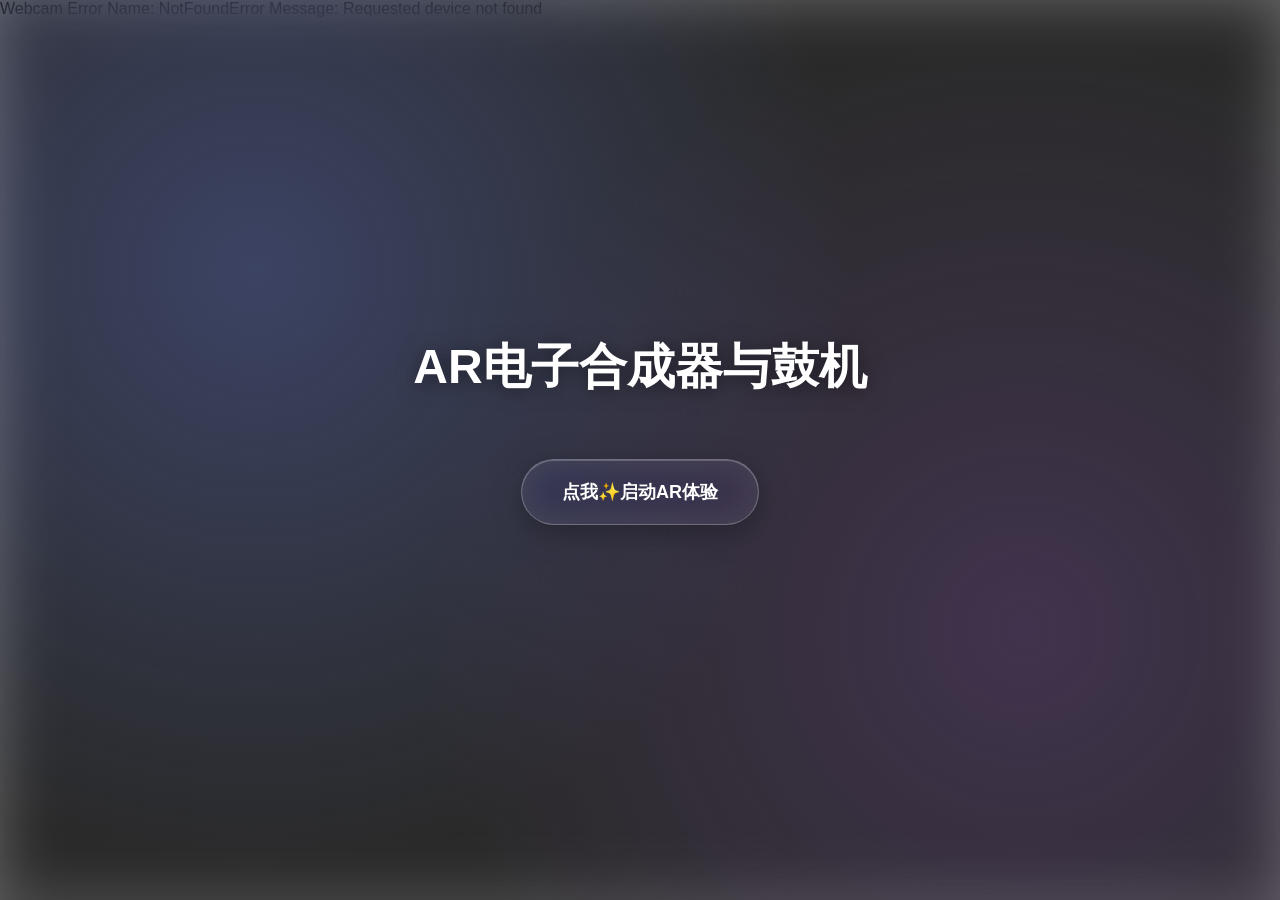
<file: synth/index.html>
<!doctype html>
<html lang="zh-CN">
<head>
  <meta charset="utf-8">
  <meta name="viewport" content="width=device-width, initial-scale=1">
  <meta http-equiv="refresh" content="0; url=../access.html?token=card-synth-v1">
  <title>进入 AR 合成器演示</title>
  <script>
    location.replace(new URL("../access.html?token=card-synth-v1", location.href).toString());
  </script>
</head>
<body>
  <a href="../access.html?token=card-synth-v1">进入 AR 合成器演示</a>
</body>
</html>
</file>
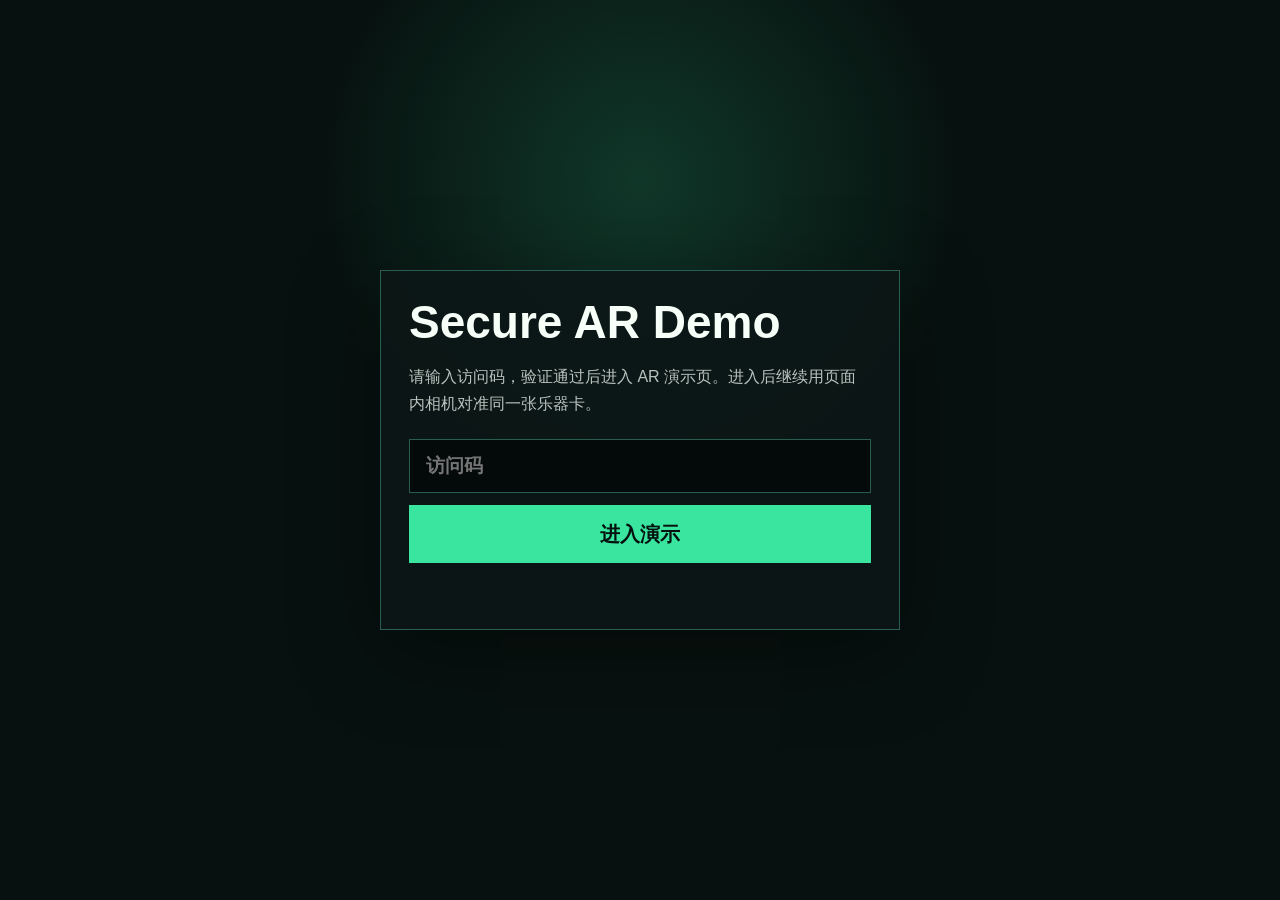
<file: access.html>
<!doctype html>
<html lang="zh-CN">
<head>
  <meta charset="utf-8">
  <meta name="viewport" content="width=device-width, initial-scale=1, viewport-fit=cover, user-scalable=no">
  <meta name="format-detection" content="telephone=no">
  <meta name="apple-mobile-web-app-capable" content="yes">
  <meta name="apple-mobile-web-app-status-bar-style" content="black-translucent">
  <title>Secure AR Demo</title>
  <link rel="stylesheet" href="./assets/style.css">
  <style>
    body {
      min-height: 100svh;
      display: grid;
      place-items: center;
      padding: 22px;
      background: radial-gradient(circle at 50% 20%, rgba(57, 229, 159, 0.18), transparent 34%), #07110f;
      color: #f6fff8;
    }

    .access-panel {
      width: min(520px, 100%);
      border: 1px solid rgba(99, 230, 190, 0.35);
      background: rgba(12, 22, 22, 0.88);
      padding: 28px;
      box-shadow: 0 22px 80px rgba(0, 0, 0, 0.34);
    }

    .access-panel h1 {
      margin: 0 0 10px;
      font-size: clamp(30px, 8vw, 46px);
      line-height: 1.04;
    }

    .access-panel p {
      color: rgba(246, 255, 248, 0.74);
      line-height: 1.7;
    }

    .access-form {
      display: grid;
      gap: 12px;
      margin-top: 22px;
    }

    .access-form input {
      min-height: 54px;
      border: 1px solid rgba(99, 230, 190, 0.38);
      background: rgba(2, 8, 7, 0.82);
      color: #f6fff8;
      padding: 0 16px;
      font: 800 19px/1 Arial, "PingFang SC", sans-serif;
      outline: none;
    }

    .access-form button {
      min-height: 58px;
      border: 0;
      background: #39e59f;
      color: #04120f;
      font: 900 20px/1 Arial, "PingFang SC", sans-serif;
    }

    .access-status {
      min-height: 26px;
      color: #ffcf66;
      font-weight: 800;
    }
  </style>
</head>
<body>
  <section class="access-panel" aria-label="Secure AR Access">
    <h1>Secure AR Demo</h1>
    <p>请输入访问码，验证通过后进入 AR 演示页。进入后继续用页面内相机对准同一张乐器卡。</p>
    <form class="access-form" id="access-form">
      <input id="access-code" autocomplete="one-time-code" inputmode="text" placeholder="访问码" aria-label="访问码">
      <button type="submit">进入演示</button>
      <div class="access-status" id="access-status"></div>
    </form>
  </section>

  <script>
    (() => {
      const ACCESS_CODE = "SYNTH2026";
      const TOKEN = "card-synth-v1";
      const ACCESS_KEY = "arSynthAccessGranted";
      const params = new URLSearchParams(location.search);
      const status = document.querySelector("#access-status");
      const unlock = () => {
        sessionStorage.setItem(ACCESS_KEY, "yes");
        location.replace("./index.html?access=granted");
      };

      if (params.get("token") === TOKEN) unlock();

      document.querySelector("#access-form")?.addEventListener("submit", (event) => {
        event.preventDefault();
        const value = document.querySelector("#access-code")?.value.trim();
        if (value === ACCESS_CODE) {
          unlock();
        } else if (status) {
          status.textContent = "访问码不正确";
        }
      });
    })();
  </script>
</body>
</html>
</file>
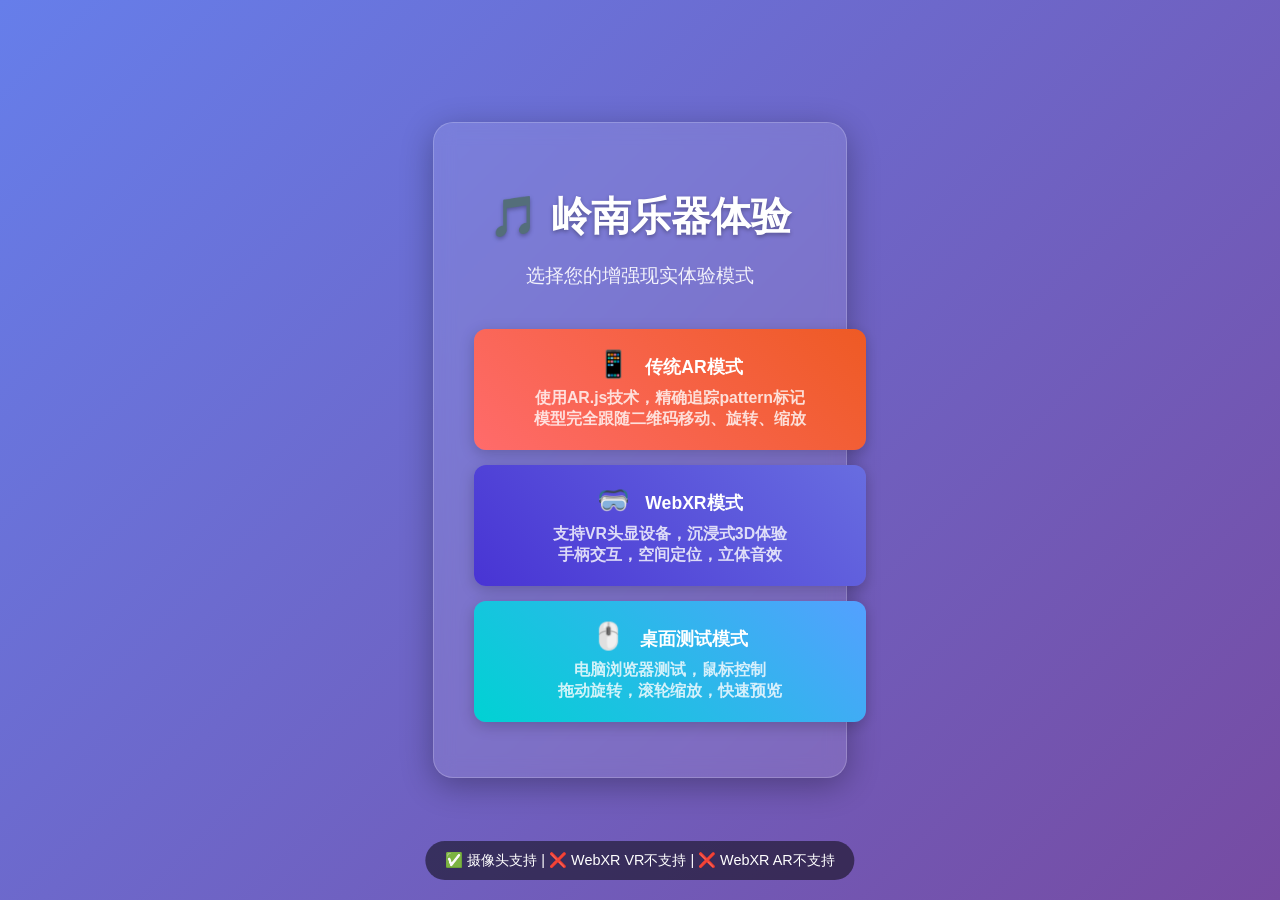
<file: ar/i.html>
<!DOCTYPE html>
<html lang="en">
<head>
    <meta charset="utf-8"/>
    <title>岭南乐器体验选择</title>
    <style>
        body {
            margin: 0;
            background: linear-gradient(135deg, #667eea 0%, #764ba2 100%);
            color: white;
            font-family: 'Arial', sans-serif;
            overflow: hidden;
            display: flex;
            justify-content: center;
            align-items: center;
            min-height: 100vh;
        }
        
        .container {
            text-align: center;
            max-width: 600px;
            padding: 40px;
            background: rgba(255, 255, 255, 0.1);
            border-radius: 20px;
            box-shadow: 0 8px 32px rgba(0, 0, 0, 0.3);
            backdrop-filter: blur(10px);
            border: 1px solid rgba(255, 255, 255, 0.2);
        }
        
        h1 {
            font-size: 2.5em;
            margin-bottom: 10px;
            text-shadow: 0 2px 4px rgba(0, 0, 0, 0.3);
        }
        
        .subtitle {
            font-size: 1.2em;
            margin-bottom: 40px;
            opacity: 0.9;
        }
        
        .mode-button {
            display: block;
            width: 100%;
            padding: 20px 30px;
            margin: 15px 0;
            font-size: 1.1em;
            font-weight: bold;
            color: white;
            border: none;
            border-radius: 12px;
            cursor: pointer;
            transition: all 0.3s ease;
            text-decoration: none;
            box-shadow: 0 4px 15px rgba(0, 0, 0, 0.2);
        }
        
        .ar-mode {
            background: linear-gradient(45deg, #ff6b6b, #ee5a24);
        }
        
        .ar-mode:hover {
            background: linear-gradient(45deg, #ee5a24, #ff6b6b);
            transform: translateY(-2px);
            box-shadow: 0 6px 20px rgba(0, 0, 0, 0.3);
        }
        
        .webxr-mode {
            background: linear-gradient(45deg, #4834d4, #686de0);
        }
        
        .webxr-mode:hover {
            background: linear-gradient(45deg, #686de0, #4834d4);
            transform: translateY(-2px);
            box-shadow: 0 6px 20px rgba(0, 0, 0, 0.3);
        }
        
        .test-mode {
            background: linear-gradient(45deg, #00d2d3, #54a0ff);
        }
        
        .test-mode:hover {
            background: linear-gradient(45deg, #54a0ff, #00d2d3);
            transform: translateY(-2px);
            box-shadow: 0 6px 20px rgba(0, 0, 0, 0.3);
        }
        
        .description {
            font-size: 0.9em;
            opacity: 0.8;
            margin-top: 8px;
        }
        
        .status {
            position: absolute;
            bottom: 20px;
            left: 50%;
            transform: translateX(-50%);
            background: rgba(0, 0, 0, 0.5);
            padding: 10px 20px;
            border-radius: 20px;
            font-size: 0.9em;
        }
        
        .icon {
            font-size: 1.5em;
            margin-right: 10px;
        }
    </style>
</head>
<body>
    <div class="container">
        <h1>🎵 岭南乐器体验</h1>
        <p class="subtitle">选择您的增强现实体验模式</p>
        
        <a href="a.html" class="mode-button ar-mode">
            <span class="icon">📱</span>
            传统AR模式
            <div class="description">
                使用AR.js技术，精确追踪pattern标记<br>
                模型完全跟随二维码移动、旋转、缩放
            </div>
        </a>
        
        <a href="webxr.html" class="mode-button webxr-mode">
            <span class="icon">🥽</span>
            WebXR模式
            <div class="description">
                支持VR头显设备，沉浸式3D体验<br>
                手柄交互，空间定位，立体音效
            </div>
        </a>
        
        <a href="test.html" class="mode-button test-mode">
            <span class="icon">🖱️</span>
            桌面测试模式
            <div class="description">
                电脑浏览器测试，鼠标控制<br>
                拖动旋转，滚轮缩放，快速预览
            </div>
        </a>
    </div>
    
    <div class="status" id="status">
        正在检测设备能力...
    </div>

    <script>
        // 检测设备能力
        document.addEventListener('DOMContentLoaded', () => {
            let statusText = [];
            
            // 检测WebXR支持
            if (navigator.xr) {
                navigator.xr.isSessionSupported('immersive-vr').then(supported => {
                    if (supported) {
                        statusText.push('✅ WebXR VR支持');
                    } else {
                        statusText.push('❌ WebXR VR不支持');
                    }
                    updateStatus();
                });
                
                navigator.xr.isSessionSupported('immersive-ar').then(supported => {
                    if (supported) {
                        statusText.push('✅ WebXR AR支持');
                    } else {
                        statusText.push('❌ WebXR AR不支持');
                    }
                    updateStatus();
                });
            } else {
                statusText.push('❌ WebXR不支持');
                updateStatus();
            }
            
            // 检测摄像头支持
            if (navigator.mediaDevices && navigator.mediaDevices.getUserMedia) {
                statusText.push('✅ 摄像头支持');
            } else {
                statusText.push('❌ 摄像头不支持');
            }
            
            function updateStatus() {
                document.getElementById('status').textContent = statusText.join(' | ');
            }
            
            updateStatus();
        });

        // 添加点击音效反馈
        document.querySelectorAll('.mode-button').forEach(button => {
            button.addEventListener('click', (e) => {
                // 视觉反馈
                button.style.transform = 'scale(0.95)';
                setTimeout(() => {
                    button.style.transform = '';
                }, 100);
            });
        });
    </script>
</body>
</html>
</file>
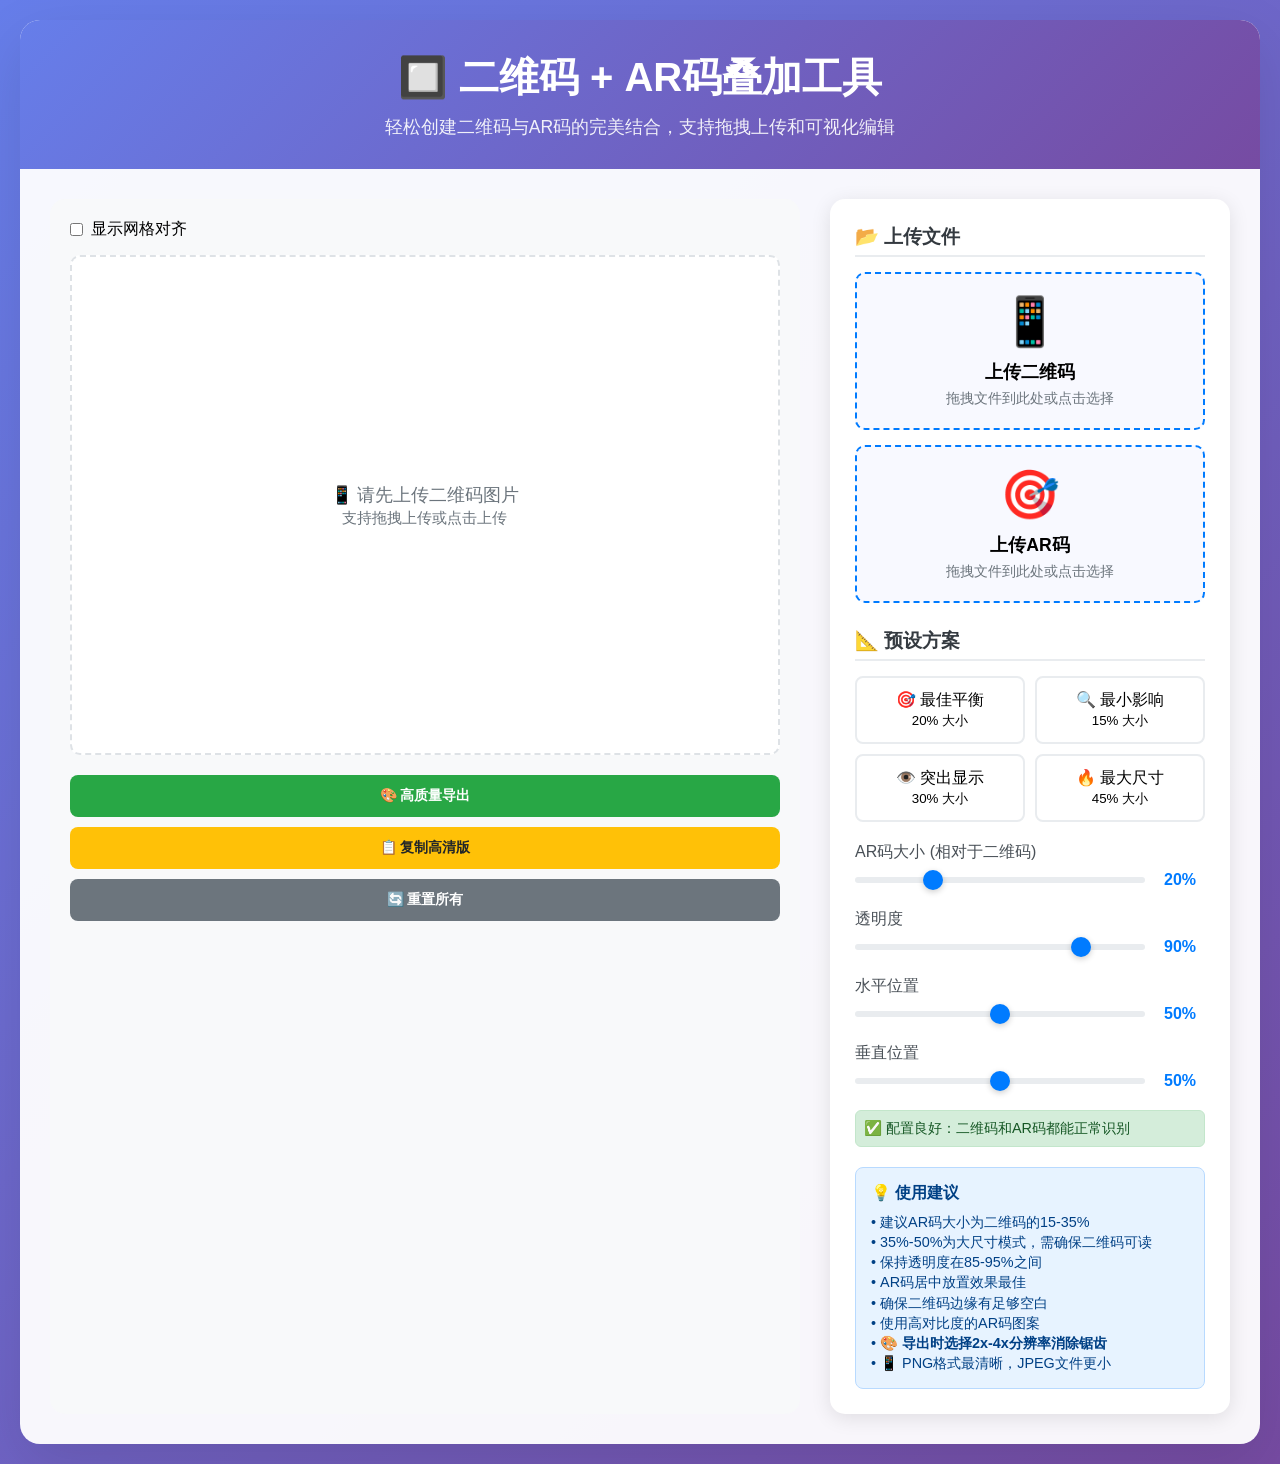
<file: ar/qrandar2.html>
<!DOCTYPE html>
<html lang="zh-CN">
<head>
    <meta charset="UTF-8">
    <meta name="viewport" content="width=device-width, initial-scale=1.0">
    <title>二维码 + AR码叠加工具</title>
    <style>
        * {
            margin: 0;
            padding: 0;
            box-sizing: border-box;
        }

        body {
            font-family: -apple-system, BlinkMacSystemFont, 'Segoe UI', Roboto, sans-serif;
            background: linear-gradient(135deg, #667eea 0%, #764ba2 100%);
            min-height: 100vh;
            padding: 20px;
        }

        .container {
            max-width: 1400px;
            margin: 0 auto;
            background: rgba(255, 255, 255, 0.95);
            border-radius: 20px;
            box-shadow: 0 20px 60px rgba(0, 0, 0, 0.1);
            overflow: hidden;
        }

        .header {
            background: linear-gradient(135deg, #667eea 0%, #764ba2 100%);
            color: white;
            padding: 30px;
            text-align: center;
        }

        .header h1 {
            font-size: 2.5em;
            margin-bottom: 10px;
            font-weight: 700;
        }

        .header p {
            font-size: 1.1em;
            opacity: 0.9;
        }

        .main-content {
            display: grid;
            grid-template-columns: 1fr 400px;
            gap: 30px;
            padding: 30px;
        }

        .editor-area {
            background: #f8f9fa;
            border-radius: 15px;
            padding: 20px;
            min-height: 600px;
            position: relative;
            overflow: hidden;
        }

        .canvas-container {
            position: relative;
            width: 100%;
            height: 500px;
            background: white;
            border: 2px dashed #dee2e6;
            border-radius: 10px;
            display: flex;
            align-items: center;
            justify-content: center;
            margin-bottom: 20px;
            overflow: hidden;
        }

        .canvas-container.has-qr {
            border: 2px solid #28a745;
            background: #f8fff9;
        }

        .canvas {
            position: relative;
            max-width: 100%;
            max-height: 100%;
        }

        .qr-image {
            max-width: 100%;
            max-height: 100%;
            display: block;
        }

        .ar-overlay {
            position: absolute;
            top: 50%;
            left: 50%;
            transform: translate(-50%, -50%);
            border: 2px solid #007bff;
            border-radius: 8px;
            cursor: move;
            user-select: none;
        }

        .ar-overlay:hover {
            border-color: #0056b3;
            box-shadow: 0 0 20px rgba(0, 123, 255, 0.3);
        }

        .ar-image {
            width: 100%;
            height: 100%;
            object-fit: contain;
            border-radius: 6px;
        }

        .resize-handle {
            position: absolute;
            bottom: -5px;
            right: -5px;
            width: 15px;
            height: 15px;
            background: #007bff;
            border: 2px solid white;
            border-radius: 50%;
            cursor: se-resize;
            box-shadow: 0 2px 8px rgba(0, 0, 0, 0.2);
        }

        .controls-panel {
            background: white;
            border-radius: 15px;
            padding: 25px;
            box-shadow: 0 4px 20px rgba(0, 0, 0, 0.1);
        }

        .upload-section {
            margin-bottom: 25px;
        }

        .upload-area {
            border: 2px dashed #007bff;
            border-radius: 10px;
            padding: 20px;
            text-align: center;
            cursor: pointer;
            transition: all 0.3s ease;
            margin-bottom: 15px;
            background: #f8f9ff;
        }

        .upload-area:hover {
            border-color: #0056b3;
            background: #e7f3ff;
        }

        .upload-area.dragover {
            border-color: #28a745;
            background: #f0fff4;
        }

        .upload-icon {
            font-size: 3em;
            margin-bottom: 10px;
            color: #007bff;
        }

        .upload-text {
            font-size: 1.1em;
            margin-bottom: 5px;
            font-weight: 600;
        }

        .upload-hint {
            font-size: 0.9em;
            color: #6c757d;
        }

        .section-title {
            font-size: 1.2em;
            font-weight: 600;
            margin-bottom: 15px;
            color: #343a40;
            border-bottom: 2px solid #e9ecef;
            padding-bottom: 5px;
        }

        .control-group {
            margin-bottom: 20px;
        }

        .control-label {
            display: block;
            font-weight: 500;
            margin-bottom: 8px;
            color: #495057;
        }

        .control-input {
            width: 100%;
            padding: 10px;
            border: 2px solid #e9ecef;
            border-radius: 8px;
            font-size: 14px;
            transition: border-color 0.3s ease;
        }

        .control-input:focus {
            outline: none;
            border-color: #007bff;
            box-shadow: 0 0 0 3px rgba(0, 123, 255, 0.1);
        }

        .slider-group {
            display: flex;
            align-items: center;
            gap: 10px;
        }

        .slider {
            flex: 1;
            height: 6px;
            border-radius: 3px;
            background: #e9ecef;
            outline: none;
            -webkit-appearance: none;
        }

        .slider::-webkit-slider-thumb {
            -webkit-appearance: none;
            appearance: none;
            width: 20px;
            height: 20px;
            border-radius: 50%;
            background: #007bff;
            cursor: pointer;
            box-shadow: 0 2px 6px rgba(0, 0, 0, 0.2);
        }

        .slider::-moz-range-thumb {
            width: 20px;
            height: 20px;
            border-radius: 50%;
            background: #007bff;
            cursor: pointer;
            border: none;
            box-shadow: 0 2px 6px rgba(0, 0, 0, 0.2);
        }

        .slider-value {
            min-width: 50px;
            text-align: center;
            font-weight: 600;
            color: #007bff;
        }

        .preset-buttons {
            display: grid;
            grid-template-columns: 1fr 1fr;
            gap: 10px;
            margin-bottom: 20px;
        }

        .preset-btn {
            padding: 12px;
            border: 2px solid #e9ecef;
            border-radius: 8px;
            background: white;
            cursor: pointer;
            text-align: center;
            font-weight: 500;
            transition: all 0.3s ease;
        }

        .preset-btn:hover {
            border-color: #007bff;
            background: #f8f9ff;
        }

        .preset-btn.active {
            border-color: #007bff;
            background: #007bff;
            color: white;
        }

        .action-buttons {
            display: grid;
            gap: 10px;
        }

        .btn {
            padding: 12px 20px;
            border: none;
            border-radius: 8px;
            font-weight: 600;
            cursor: pointer;
            transition: all 0.3s ease;
            font-size: 14px;
        }

        .btn-primary {
            background: #007bff;
            color: white;
        }

        .btn-primary:hover {
            background: #0056b3;
            transform: translateY(-1px);
        }

        .btn-success {
            background: #28a745;
            color: white;
        }

        .btn-success:hover {
            background: #1e7e34;
            transform: translateY(-1px);
        }

        .btn-warning {
            background: #ffc107;
            color: #212529;
        }

        .btn-warning:hover {
            background: #e0a800;
            transform: translateY(-1px);
        }

        .btn-secondary {
            background: #6c757d;
            color: white;
        }

        .btn-secondary:hover {
            background: #545b62;
            transform: translateY(-1px);
        }

        .tips-section {
            background: #e7f3ff;
            border: 1px solid #b8daff;
            border-radius: 8px;
            padding: 15px;
            margin-top: 20px;
        }

        .tips-title {
            font-weight: 600;
            color: #004085;
            margin-bottom: 8px;
        }

        .tips-list {
            font-size: 0.9em;
            color: #004085;
            line-height: 1.4;
        }

        .quality-indicator {
            display: flex;
            align-items: center;
            gap: 8px;
            margin-top: 10px;
            padding: 8px;
            border-radius: 6px;
            font-size: 0.9em;
            font-weight: 500;
        }

        .quality-good {
            background: #d4edda;
            color: #155724;
            border: 1px solid #c3e6cb;
        }

        .quality-warning {
            background: #fff3cd;
            color: #856404;
            border: 1px solid #ffeaa7;
        }

        .quality-error {
            background: #f8d7da;
            color: #721c24;
            border: 1px solid #f5c6cb;
        }

        .placeholder-text {
            color: #6c757d;
            font-size: 1.1em;
            text-align: center;
        }

        .file-info {
            background: #f8f9fa;
            border-radius: 6px;
            padding: 10px;
            margin-top: 10px;
            font-size: 0.9em;
            color: #495057;
        }

        .grid-toggle {
            display: flex;
            align-items: center;
            gap: 8px;
            margin-bottom: 15px;
        }

        .grid-overlay {
            position: absolute;
            top: 0;
            left: 0;
            width: 100%;
            height: 100%;
            pointer-events: none;
            opacity: 0.3;
            background-image: 
                linear-gradient(to right, #007bff 1px, transparent 1px),
                linear-gradient(to bottom, #007bff 1px, transparent 1px);
            background-size: 20px 20px;
            display: none;
        }

        .grid-overlay.show {
            display: block;
        }

        @media (max-width: 1024px) {
            .main-content {
                grid-template-columns: 1fr;
            }
            
            .controls-panel {
                order: -1;
            }
        }

        @media (max-width: 768px) {
            .header h1 {
                font-size: 2em;
            }
            
            .main-content {
                padding: 20px;
            }
            
            .preset-buttons {
                grid-template-columns: 1fr;
            }
        }
    </style>
</head>
<body>
    <div class="container">
        <div class="header">
            <h1>🔲 二维码 + AR码叠加工具</h1>
            <p>轻松创建二维码与AR码的完美结合，支持拖拽上传和可视化编辑</p>
        </div>

        <div class="main-content">
            <div class="editor-area">
                <div class="grid-toggle">
                    <input type="checkbox" id="gridToggle">
                    <label for="gridToggle">显示网格对齐</label>
                </div>
                
                <div class="canvas-container" id="canvasContainer">
                    <div class="grid-overlay" id="gridOverlay"></div>
                    <div class="placeholder-text">
                        📱 请先上传二维码图片<br>
                        <small>支持拖拽上传或点击上传</small>
                    </div>
                </div>

                <div class="action-buttons">
                    <button class="btn btn-success" onclick="downloadResult()">🎨 高质量导出</button>
                    <button class="btn btn-warning" onclick="copyToClipboard()">📋 复制高清版</button>
                    <button class="btn btn-secondary" onclick="resetAll()">🔄 重置所有</button>
                </div>
            </div>

            <div class="controls-panel">
                <div class="upload-section">
                    <div class="section-title">📂 上传文件</div>
                    
                    <div class="upload-area" id="qrUpload">
                        <div class="upload-icon">📱</div>
                        <div class="upload-text">上传二维码</div>
                        <div class="upload-hint">拖拽文件到此处或点击选择</div>
                    </div>
                    <input type="file" id="qrFileInput" accept="image/*" style="display: none;">
                    <div id="qrFileInfo" class="file-info" style="display: none;"></div>

                    <div class="upload-area" id="arUpload">
                        <div class="upload-icon">🎯</div>
                        <div class="upload-text">上传AR码</div>
                        <div class="upload-hint">拖拽文件到此处或点击选择</div>
                    </div>
                    <input type="file" id="arFileInput" accept="image/*" style="display: none;">
                    <div id="arFileInfo" class="file-info" style="display: none;"></div>
                </div>

                <div class="control-group">
                    <div class="section-title">📐 预设方案</div>
                    <div class="preset-buttons">
                        <div class="preset-btn active" onclick="applyPreset('optimal')">
                            <div>🎯 最佳平衡</div>
                            <small>20% 大小</small>
                        </div>
                        <div class="preset-btn" onclick="applyPreset('minimal')">
                            <div>🔍 最小影响</div>
                            <small>15% 大小</small>
                        </div>
                        <div class="preset-btn" onclick="applyPreset('prominent')">
                            <div>👁️ 突出显示</div>
                            <small>30% 大小</small>
                        </div>
                        <div class="preset-btn" onclick="applyPreset('maximum')">
                            <div>🔥 最大尺寸</div>
                            <small>45% 大小</small>
                        </div>
                    </div>
                </div>

                <div class="control-group">
                    <label class="control-label">AR码大小 (相对于二维码)</label>
                    <div class="slider-group">
                        <input type="range" class="slider" id="sizeSlider" min="10" max="50" value="20">
                        <span class="slider-value" id="sizeValue">20%</span>
                    </div>
                </div>

                <div class="control-group">
                    <label class="control-label">透明度</label>
                    <div class="slider-group">
                        <input type="range" class="slider" id="opacitySlider" min="50" max="100" value="90">
                        <span class="slider-value" id="opacityValue">90%</span>
                    </div>
                </div>

                <div class="control-group">
                    <label class="control-label">水平位置</label>
                    <div class="slider-group">
                        <input type="range" class="slider" id="xSlider" min="0" max="100" value="50">
                        <span class="slider-value" id="xValue">50%</span>
                    </div>
                </div>

                <div class="control-group">
                    <label class="control-label">垂直位置</label>
                    <div class="slider-group">
                        <input type="range" class="slider" id="ySlider" min="0" max="100" value="50">
                        <span class="slider-value" id="yValue">50%</span>
                    </div>
                </div>

                <div id="qualityIndicator" class="quality-indicator quality-good">
                    ✅ 配置良好：二维码和AR码都能正常识别
                </div>

                <div class="tips-section">
                    <div class="tips-title">💡 使用建议</div>
                    <div class="tips-list">
                        • 建议AR码大小为二维码的15-35%<br>
                        • 35%-50%为大尺寸模式，需确保二维码可读<br>
                        • 保持透明度在85-95%之间<br>
                        • AR码居中放置效果最佳<br>
                        • 确保二维码边缘有足够空白<br>
                        • 使用高对比度的AR码图案<br>
                        • 🎨 <strong>导出时选择2x-4x分辨率消除锯齿</strong><br>
                        • 📱 PNG格式最清晰，JPEG文件更小
                    </div>
                </div>
            </div>
        </div>
    </div>

    <script>
        let qrImage = null;
        let arImage = null;
        let arOverlay = null;
        let isDragging = false;
        let isResizing = false;
        let dragOffset = { x: 0, y: 0 };

        // 初始化
        document.addEventListener('DOMContentLoaded', function() {
            setupFileUpload();
            setupSliders();
            setupCanvas();
            setupGridToggle();
        });

        // 设置文件上传
        function setupFileUpload() {
            const qrUpload = document.getElementById('qrUpload');
            const arUpload = document.getElementById('arUpload');
            const qrFileInput = document.getElementById('qrFileInput');
            const arFileInput = document.getElementById('arFileInput');

            // 二维码上传
            qrUpload.addEventListener('click', () => qrFileInput.click());
            qrUpload.addEventListener('dragover', handleDragOver);
            qrUpload.addEventListener('drop', (e) => handleFileDrop(e, 'qr'));
            qrFileInput.addEventListener('change', (e) => handleFileSelect(e, 'qr'));

            // AR码上传
            arUpload.addEventListener('click', () => arFileInput.click());
            arUpload.addEventListener('dragover', handleDragOver);
            arUpload.addEventListener('drop', (e) => handleFileDrop(e, 'ar'));
            arFileInput.addEventListener('change', (e) => handleFileSelect(e, 'ar'));
        }

        // 处理拖拽
        function handleDragOver(e) {
            e.preventDefault();
            e.currentTarget.classList.add('dragover');
        }

        function handleFileDrop(e, type) {
            e.preventDefault();
            e.currentTarget.classList.remove('dragover');
            const files = e.dataTransfer.files;
            if (files.length > 0) {
                loadImage(files[0], type);
            }
        }

        function handleFileSelect(e, type) {
            const files = e.target.files;
            if (files.length > 0) {
                loadImage(files[0], type);
            }
        }

        // 加载图片
        function loadImage(file, type) {
            if (!file.type.startsWith('image/')) {
                alert('请选择图片文件！');
                return;
            }

            const reader = new FileReader();
            reader.onload = function(e) {
                const img = new Image();
                img.onload = function() {
                    if (type === 'qr') {
                        loadQRImage(img, file);
                    } else {
                        loadARImage(img, file);
                    }
                };
                img.src = e.target.result;
            };
            reader.readAsDataURL(file);
        }

        // 加载二维码
        function loadQRImage(img, file) {
            qrImage = img;
            const container = document.getElementById('canvasContainer');
            container.innerHTML = '<div class="grid-overlay" id="gridOverlay"></div>';
            
            const canvas = document.createElement('div');
            canvas.className = 'canvas';
            
            const qrImg = document.createElement('img');
            qrImg.className = 'qr-image';
            qrImg.src = img.src;
            
            canvas.appendChild(qrImg);
            container.appendChild(canvas);
            container.classList.add('has-qr');

            // 显示文件信息
            const fileInfo = document.getElementById('qrFileInfo');
            fileInfo.innerHTML = `📱 ${file.name} (${img.width}×${img.height})`;
            fileInfo.style.display = 'block';

            // 如果已有AR码，重新创建叠加层
            if (arImage) {
                createAROverlay();
            }

            setupGridToggle();
            updateQualityIndicator();
        }

        // 加载AR码
        function loadARImage(img, file) {
            arImage = img;

            // 显示文件信息
            const fileInfo = document.getElementById('arFileInfo');
            fileInfo.innerHTML = `🎯 ${file.name} (${img.width}×${img.height})`;
            fileInfo.style.display = 'block';

            // 如果已有二维码，创建叠加层
            if (qrImage) {
                createAROverlay();
            }

            updateQualityIndicator();
        }

        // 创建AR叠加层
        function createAROverlay() {
            // 移除现有叠加层
            if (arOverlay) {
                arOverlay.remove();
            }

            const canvas = document.querySelector('.canvas');
            if (!canvas) return;

            arOverlay = document.createElement('div');
            arOverlay.className = 'ar-overlay';
            
            const arImg = document.createElement('img');
            arImg.className = 'ar-image';
            arImg.src = arImage.src;
            
            const resizeHandle = document.createElement('div');
            resizeHandle.className = 'resize-handle';
            
            arOverlay.appendChild(arImg);
            arOverlay.appendChild(resizeHandle);
            canvas.appendChild(arOverlay);

            // 应用当前设置
            updateAROverlay();
            
            // 绑定拖拽事件
            setupDragAndResize();
        }

        // 设置拖拽和调整大小
        function setupDragAndResize() {
            if (!arOverlay) return;

            const resizeHandle = arOverlay.querySelector('.resize-handle');

            // 拖拽移动
            arOverlay.addEventListener('mousedown', function(e) {
                if (e.target === resizeHandle) return;
                isDragging = true;
                const rect = arOverlay.getBoundingClientRect();
                const parentRect = arOverlay.parentElement.getBoundingClientRect();
                dragOffset.x = e.clientX - rect.left - rect.width / 2;
                dragOffset.y = e.clientY - rect.top - rect.height / 2;
                e.preventDefault();
            });

            // 调整大小
            resizeHandle.addEventListener('mousedown', function(e) {
                isResizing = true;
                e.stopPropagation();
                e.preventDefault();
            });

            // 全局鼠标事件
            document.addEventListener('mousemove', function(e) {
                if (isDragging) {
                    const parentRect = arOverlay.parentElement.getBoundingClientRect();
                    const x = ((e.clientX - dragOffset.x - parentRect.left) / parentRect.width) * 100;
                    const y = ((e.clientY - dragOffset.y - parentRect.top) / parentRect.height) * 100;
                    
                    document.getElementById('xSlider').value = Math.max(0, Math.min(100, x));
                    document.getElementById('ySlider').value = Math.max(0, Math.min(100, y));
                    updateSliderValues();
                    updateAROverlay();
                }
                
                if (isResizing) {
                    const rect = arOverlay.getBoundingClientRect();
                    const centerX = rect.left + rect.width / 2;
                    const centerY = rect.top + rect.height / 2;
                    const distance = Math.sqrt(Math.pow(e.clientX - centerX, 2) + Math.pow(e.clientY - centerY, 2));
                    const parentRect = arOverlay.parentElement.getBoundingClientRect();
                    const parentSize = Math.min(parentRect.width, parentRect.height);
                    const newSize = Math.max(10, Math.min(50, (distance * 2 / parentSize) * 100));
                    
                    document.getElementById('sizeSlider').value = newSize;
                    updateSliderValues();
                    updateAROverlay();
                }
            });

            document.addEventListener('mouseup', function() {
                isDragging = false;
                isResizing = false;
            });
        }

        // 设置滑块
        function setupSliders() {
            const sliders = ['sizeSlider', 'opacitySlider', 'xSlider', 'ySlider'];
            sliders.forEach(id => {
                const slider = document.getElementById(id);
                slider.addEventListener('input', function() {
                    updateSliderValues();
                    updateAROverlay();
                    updateQualityIndicator();
                });
            });
            updateSliderValues();
        }

        // 更新滑块显示值
        function updateSliderValues() {
            document.getElementById('sizeValue').textContent = document.getElementById('sizeSlider').value + '%';
            document.getElementById('opacityValue').textContent = document.getElementById('opacitySlider').value + '%';
            document.getElementById('xValue').textContent = document.getElementById('xSlider').value + '%';
            document.getElementById('yValue').textContent = document.getElementById('ySlider').value + '%';
        }

        // 更新AR叠加层
        function updateAROverlay() {
            if (!arOverlay) return;

            const size = document.getElementById('sizeSlider').value;
            const opacity = document.getElementById('opacitySlider').value;
            const x = document.getElementById('xSlider').value;
            const y = document.getElementById('ySlider').value;

            const parentRect = arOverlay.parentElement.getBoundingClientRect();
            const overlaySize = Math.min(parentRect.width, parentRect.height) * (size / 100);

            arOverlay.style.width = overlaySize + 'px';
            arOverlay.style.height = overlaySize + 'px';
            arOverlay.style.opacity = opacity / 100;
            arOverlay.style.left = x + '%';
            arOverlay.style.top = y + '%';
        }

        // 应用预设
        function applyPreset(preset) {
            // 移除所有active类
            document.querySelectorAll('.preset-btn').forEach(btn => btn.classList.remove('active'));
            
            // 添加active类到当前按钮
            event.currentTarget.classList.add('active');

            const presets = {
                optimal: { size: 20, opacity: 90, x: 50, y: 50 },
                minimal: { size: 15, opacity: 85, x: 50, y: 50 },
                prominent: { size: 30, opacity: 95, x: 50, y: 50 },
                maximum: { size: 45, opacity: 95, x: 50, y: 50 }
            };

            const config = presets[preset];
            if (config) {
                document.getElementById('sizeSlider').value = config.size;
                document.getElementById('opacitySlider').value = config.opacity;
                document.getElementById('xSlider').value = config.x;
                document.getElementById('ySlider').value = config.y;
                
                updateSliderValues();
                updateAROverlay();
                updateQualityIndicator();
            }
        }

        // 设置画布
        function setupCanvas() {
            const container = document.getElementById('canvasContainer');
            
            // 支持拖拽上传到画布
            container.addEventListener('dragover', handleDragOver);
            container.addEventListener('drop', function(e) {
                e.preventDefault();
                container.classList.remove('dragover');
                const files = e.dataTransfer.files;
                if (files.length > 0) {
                    if (!qrImage) {
                        loadImage(files[0], 'qr');
                    } else if (!arImage) {
                        loadImage(files[0], 'ar');
                    }
                }
            });
        }

        // 设置网格切换
        function setupGridToggle() {
            const gridToggle = document.getElementById('gridToggle');
            const gridOverlay = document.getElementById('gridOverlay');
            
            if (gridToggle && gridOverlay) {
                gridToggle.addEventListener('change', function() {
                    if (this.checked) {
                        gridOverlay.classList.add('show');
                    } else {
                        gridOverlay.classList.remove('show');
                    }
                });
            }
        }

        // 更新质量指示器
        function updateQualityIndicator() {
            const indicator = document.getElementById('qualityIndicator');
            if (!qrImage || !arImage) {
                indicator.className = 'quality-indicator quality-warning';
                indicator.innerHTML = '⚠️ 请先上传二维码和AR码图片';
                return;
            }

            const size = parseInt(document.getElementById('sizeSlider').value);
            const opacity = parseInt(document.getElementById('opacitySlider').value);
            const x = parseInt(document.getElementById('xSlider').value);
            const y = parseInt(document.getElementById('ySlider').value);

            // 检查是否在安全区域
            const isCentered = Math.abs(x - 50) < 25 && Math.abs(y - 50) < 25;
            const isOptimalSize = size >= 15 && size <= 35;
            const isLargeSize = size > 35 && size <= 50;
            const isOptimalOpacity = opacity >= 85;

            if (isOptimalSize && isOptimalOpacity && isCentered) {
                indicator.className = 'quality-indicator quality-good';
                indicator.innerHTML = '✅ 配置优秀：二维码和AR码都能完美识别';
            } else if (isLargeSize && isOptimalOpacity && isCentered) {
                indicator.className = 'quality-indicator quality-warning';
                indicator.innerHTML = '⚠️ AR码较大：确保二维码仍可正常扫描';
            } else if (size < 10 || size > 50) {
                indicator.className = 'quality-indicator quality-error';
                indicator.innerHTML = '❌ AR码尺寸超出范围：可能影响识别效果';
            } else if (opacity < 70) {
                indicator.className = 'quality-indicator quality-error';
                indicator.innerHTML = '❌ 透明度过低：AR码可能不够清晰';
            } else if (!isCentered) {
                indicator.className = 'quality-indicator quality-warning';
                indicator.innerHTML = '⚠️ 位置偏离中心：建议调整到中央区域';
            } else {
                indicator.className = 'quality-indicator quality-good';
                indicator.innerHTML = '✅ 配置良好：二维码和AR码都能正常识别';
            }
        }

        // 高质量下载结果
        function downloadResult() {
            if (!qrImage || !arImage) {
                alert('请先上传二维码和AR码图片！');
                return;
            }

            // 获取当前配置
            const size = parseInt(document.getElementById('sizeSlider').value);
            const opacity = parseInt(document.getElementById('opacitySlider').value);
            const x = parseInt(document.getElementById('xSlider').value);
            const y = parseInt(document.getElementById('ySlider').value);
            
            // 显示导出选项对话框
            showExportDialog(size, opacity, x, y);
        }

        // 显示导出选项对话框
        function showExportDialog(size, opacity, x, y) {
            const dialog = document.createElement('div');
            dialog.style.cssText = `
                position: fixed; top: 0; left: 0; width: 100%; height: 100%;
                background: rgba(0,0,0,0.8); z-index: 10000; display: flex;
                align-items: center; justify-content: center;
            `;
            
            dialog.innerHTML = `
                <div style="background: white; border-radius: 15px; padding: 30px; max-width: 500px; width: 90%;">
                    <h3 style="margin-bottom: 20px; color: #333;">🎨 导出设置</h3>
                    
                    <div style="margin-bottom: 20px;">
                        <label style="display: block; font-weight: 600; margin-bottom: 8px;">导出质量：</label>
                        <select id="exportQuality" style="width: 100%; padding: 10px; border: 2px solid #e9ecef; border-radius: 8px;">
                            <option value="2">🏆 超高清 (2x分辨率)</option>
                            <option value="3">💎 极致清晰 (3x分辨率)</option>
                            <option value="4">🚀 专业级 (4x分辨率)</option>
                            <option value="1">📱 标准 (原分辨率)</option>
                        </select>
                    </div>
                    
                    <div style="margin-bottom: 20px;">
                        <label style="display: block; font-weight: 600; margin-bottom: 8px;">导出格式：</label>
                        <select id="exportFormat" style="width: 100%; padding: 10px; border: 2px solid #e9ecef; border-radius: 8px;">
                            <option value="png">PNG (推荐，无损)</option>
                            <option value="jpeg">JPEG (较小文件)</option>
                            <option value="webp">WebP (现代格式)</option>
                        </select>
                    </div>
                    
                    <div id="jpegQuality" style="margin-bottom: 20px; display: none;">
                        <label style="display: block; font-weight: 600; margin-bottom: 8px;">JPEG质量：</label>
                        <input type="range" id="jpegQualitySlider" min="80" max="100" value="95" style="width: 100%;">
                        <span id="jpegQualityValue">95%</span>
                    </div>
                    
                    <div style="margin-bottom: 20px;">
                        <label style="display: flex; align-items: center; gap: 8px;">
                            <input type="checkbox" id="antiAlias" checked>
                            <span>启用抗锯齿 (推荐)</span>
                        </label>
                    </div>
                    
                    <div style="display: flex; gap: 10px; justify-content: flex-end;">
                        <button onclick="this.closest('div').parentElement.remove()" 
                                style="padding: 10px 20px; border: 2px solid #6c757d; background: white; color: #6c757d; border-radius: 8px; cursor: pointer; font-weight: 600;">
                            取消
                        </button>
                        <button onclick="executeDownload(${size}, ${opacity}, ${x}, ${y}); this.closest('div').parentElement.remove();" 
                                style="padding: 10px 20px; border: none; background: #007bff; color: white; border-radius: 8px; cursor: pointer; font-weight: 600;">
                            🎯 开始导出
                        </button>
                    </div>
                </div>
            `;
            
            document.body.appendChild(dialog);
            
            // 格式切换事件
            document.getElementById('exportFormat').addEventListener('change', function() {
                const jpegQuality = document.getElementById('jpegQuality');
                jpegQuality.style.display = this.value === 'jpeg' ? 'block' : 'none';
            });
            
            // JPEG质量滑块
            document.getElementById('jpegQualitySlider').addEventListener('input', function() {
                document.getElementById('jpegQualityValue').textContent = this.value + '%';
            });
            
            // 点击背景关闭
            dialog.addEventListener('click', function(e) {
                if (e.target === dialog) {
                    dialog.remove();
                }
            });
        }

        // 执行高质量导出
        function executeDownload(size, opacity, x, y) {
            const quality = parseInt(document.getElementById('exportQuality').value);
            const format = document.getElementById('exportFormat').value;
            const antiAlias = document.getElementById('antiAlias').checked;
            const jpegQuality = parseInt(document.getElementById('jpegQualitySlider').value) / 100;
            
            // 显示导出进度
            showExportProgress();
            
            // 使用setTimeout让UI有时间更新
            setTimeout(() => {
                try {
                    renderHighQualityImage(size, opacity, x, y, quality, format, antiAlias, jpegQuality);
                } catch (error) {
                    hideExportProgress();
                    alert('导出失败：' + error.message);
                }
            }, 100);
        }

        // 渲染高质量图像
        function renderHighQualityImage(size, opacity, x, y, quality, format, antiAlias, jpegQuality) {
            const canvas = document.createElement('canvas');
            const ctx = canvas.getContext('2d', { 
                alpha: format !== 'jpeg',
                antialias: antiAlias 
            });
            
            // 超采样渲染 - 关键优化！
            const scaleFactor = quality;
            const finalWidth = qrImage.width * scaleFactor;
            const finalHeight = qrImage.height * scaleFactor;
            
            canvas.width = finalWidth;
            canvas.height = finalHeight;
            
            // 启用高质量渲染设置
            if (antiAlias) {
                ctx.imageSmoothingEnabled = true;
                ctx.imageSmoothingQuality = 'high';
            }
            
            // 如果是JPEG格式，先填充白色背景
            if (format === 'jpeg') {
                ctx.fillStyle = 'white';
                ctx.fillRect(0, 0, finalWidth, finalHeight);
            }
            
            // 绘制高分辨率二维码
            ctx.drawImage(qrImage, 0, 0, finalWidth, finalHeight);
            
            // 计算AR码位置和大小（按比例放大）
            const arSize = Math.min(finalWidth, finalHeight) * (size / 100);
            const arX = (finalWidth * (x / 100)) - (arSize / 2);
            const arY = (finalHeight * (y / 100)) - (arSize / 2);
            
            // 绘制高分辨率AR码
            ctx.globalAlpha = opacity / 100;
            ctx.drawImage(arImage, arX, arY, arSize, arSize);
            
            // 导出设置
            let mimeType, fileName;
            switch (format) {
                case 'jpeg':
                    mimeType = 'image/jpeg';
                    fileName = `qr-ar-combined-${quality}x.jpg`;
                    break;
                case 'webp':
                    mimeType = 'image/webp';
                    fileName = `qr-ar-combined-${quality}x.webp`;
                    break;
                default:
                    mimeType = 'image/png';
                    fileName = `qr-ar-combined-${quality}x.png`;
            }
            
            // 生成下载链接
            canvas.toBlob((blob) => {
                hideExportProgress();
                const link = document.createElement('a');
                link.download = fileName;
                link.href = URL.createObjectURL(blob);
                link.click();
                
                // 清理内存
                setTimeout(() => URL.revokeObjectURL(link.href), 1000);
                
                // 显示成功消息
                showSuccessMessage(format, quality, blob.size);
            }, mimeType, format === 'jpeg' ? jpegQuality : 1.0);
        }

        // 显示导出进度
        function showExportProgress() {
            const progress = document.createElement('div');
            progress.id = 'exportProgress';
            progress.style.cssText = `
                position: fixed; top: 50%; left: 50%; transform: translate(-50%, -50%);
                background: rgba(0,0,0,0.9); color: white; padding: 30px;
                border-radius: 15px; z-index: 20000; text-align: center;
            `;
            progress.innerHTML = `
                <div style="font-size: 2em; margin-bottom: 10px;">🎨</div>
                <div style="font-size: 1.2em; font-weight: 600;">正在导出高质量图片...</div>
                <div style="margin-top: 10px; opacity: 0.8;">请稍候，正在进行抗锯齿处理</div>
            `;
            document.body.appendChild(progress);
        }

        // 隐藏导出进度
        function hideExportProgress() {
            const progress = document.getElementById('exportProgress');
            if (progress) progress.remove();
        }

        // 显示成功消息
        function showSuccessMessage(format, quality, fileSize) {
            const message = document.createElement('div');
            message.style.cssText = `
                position: fixed; top: 20px; right: 20px; background: #28a745;
                color: white; padding: 15px 20px; border-radius: 10px;
                z-index: 10000; font-weight: 600; box-shadow: 0 4px 20px rgba(0,0,0,0.3);
            `;
            
            const sizeStr = (fileSize / 1024 / 1024).toFixed(2);
            message.innerHTML = `
                ✅ 导出成功！<br>
                <small>格式: ${format.toUpperCase()} | 质量: ${quality}x | 大小: ${sizeStr}MB</small>
            `;
            
            document.body.appendChild(message);
            setTimeout(() => message.remove(), 4000);
        }

        // 复制到剪贴板 (高质量版本)
        async function copyToClipboard() {
            if (!qrImage || !arImage) {
                alert('请先上传二维码和AR码图片！');
                return;
            }

            try {
                // 使用2x分辨率进行复制
                const canvas = document.createElement('canvas');
                const ctx = canvas.getContext('2d', { 
                    alpha: true,
                    antialias: true 
                });
                
                const scaleFactor = 2; // 2倍分辨率
                canvas.width = qrImage.width * scaleFactor;
                canvas.height = qrImage.height * scaleFactor;
                
                // 启用抗锯齿
                ctx.imageSmoothingEnabled = true;
                ctx.imageSmoothingQuality = 'high';
                
                // 绘制高分辨率二维码
                ctx.drawImage(qrImage, 0, 0, canvas.width, canvas.height);
                
                // 获取当前设置
                const size = parseInt(document.getElementById('sizeSlider').value);
                const opacity = parseInt(document.getElementById('opacitySlider').value);
                const x = parseInt(document.getElementById('xSlider').value);
                const y = parseInt(document.getElementById('ySlider').value);
                
                // 计算AR码位置和大小
                const arSize = Math.min(canvas.width, canvas.height) * (size / 100);
                const arX = (canvas.width * (x / 100)) - (arSize / 2);
                const arY = (canvas.height * (y / 100)) - (arSize / 2);
                
                // 绘制高分辨率AR码
                ctx.globalAlpha = opacity / 100;
                ctx.drawImage(arImage, arX, arY, arSize, arSize);
                
                // 复制到剪贴板
                canvas.toBlob(async (blob) => {
                    const item = new ClipboardItem({ 'image/png': blob });
                    await navigator.clipboard.write([item]);
                    
                    // 显示成功消息
                    const message = document.createElement('div');
                    message.style.cssText = `
                        position: fixed; top: 20px; right: 20px; background: #17a2b8;
                        color: white; padding: 15px 20px; border-radius: 10px;
                        z-index: 10000; font-weight: 600; box-shadow: 0 4px 20px rgba(0,0,0,0.3);
                    `;
                    message.innerHTML = '📋 高质量图片已复制到剪贴板！';
                    document.body.appendChild(message);
                    setTimeout(() => message.remove(), 3000);
                });
                
            } catch (err) {
                console.error('复制失败:', err);
                alert('复制失败，请尝试下载功能。浏览器可能不支持剪贴板API。');
            }
        }

        // 重置所有
        function resetAll() {
            if (confirm('确定要重置所有设置吗？')) {
                qrImage = null;
                arImage = null;
                arOverlay = null;
                
                const container = document.getElementById('canvasContainer');
                container.innerHTML = `
                    <div class="grid-overlay" id="gridOverlay"></div>
                    <div class="placeholder-text">
                        📱 请先上传二维码图片<br>
                        <small>支持拖拽上传或点击上传</small>
                    </div>
                `;
                container.classList.remove('has-qr');
                
                document.getElementById('qrFileInfo').style.display = 'none';
                document.getElementById('arFileInfo').style.display = 'none';
                document.getElementById('qrFileInput').value = '';
                document.getElementById('arFileInput').value = '';
                
                // 重置为最佳预设
                applyPreset('optimal');
                document.querySelector('.preset-btn').classList.add('active');
                
                updateQualityIndicator();
                setupGridToggle();
            }
        }

        // 初始化预设
        applyPreset('optimal');
    </script>
</body>
</html>
</file>
<file: assets/style.css>
:root {
  color-scheme: dark;
  --bg: #07090b;
  --panel: #121821;
  --panel-2: #172129;
  --line: rgba(255, 255, 255, 0.14);
  --text: #fff8e7;
  --muted: #a8b0ab;
  --accent: #f7c24d;
  --accent-2: #63e6be;
  --red: #f46b6b;
  --shadow: 0 18px 48px rgba(0, 0, 0, 0.34);
}

* {
  box-sizing: border-box;
}

html,
body {
  width: 100%;
  min-height: 100%;
  margin: 0;
  background:
    radial-gradient(circle at 78% 18%, rgba(99, 230, 190, 0.16), transparent 32rem),
    linear-gradient(150deg, #071211 0%, #0a0d12 52%, #15100a 100%);
  color: var(--text);
  font-family: -apple-system, BlinkMacSystemFont, "Segoe UI", "PingFang SC", "Hiragino Sans GB", "Microsoft YaHei", sans-serif;
  letter-spacing: 0;
  overscroll-behavior: none;
}

body {
  overflow: hidden;
}

body.welcome-active {
  overflow: hidden;
}

button,
input,
select {
  font: inherit;
}

button {
  -webkit-tap-highlight-color: transparent;
}

.welcome-screen {
  position: fixed;
  inset: 0;
  z-index: 20;
  display: grid;
  place-items: center;
  overflow-y: auto;
  padding: calc(28px + env(safe-area-inset-top)) calc(22px + env(safe-area-inset-right)) calc(28px + env(safe-area-inset-bottom)) calc(22px + env(safe-area-inset-left));
  background:
    linear-gradient(160deg, rgba(5, 8, 14, 0.98), rgba(13, 18, 30, 0.98) 48%, rgba(20, 11, 30, 0.98)),
    radial-gradient(circle at 78% 76%, rgba(247, 194, 77, 0.18), transparent 22rem);
  transition: opacity 260ms ease, visibility 260ms ease;
}

.welcome-screen.hidden {
  opacity: 0;
  visibility: hidden;
  pointer-events: none;
}

.welcome-content {
  width: min(760px, 100%);
  display: grid;
  justify-items: center;
  gap: 28px;
  text-align: center;
}

.welcome-content h1 {
  max-width: 12em;
  margin: 0;
  color: #fff8e7;
  font-size: clamp(42px, 9vw, 82px);
  line-height: 1.18;
  font-weight: 950;
  letter-spacing: 0;
}

.welcome-content p {
  max-width: 28em;
  margin: 0;
  color: #d9e7e1;
  font-size: clamp(16px, 3.5vw, 24px);
  line-height: 1.45;
  font-weight: 700;
}

.welcome-start {
  min-width: min(580px, 86vw);
  min-height: 74px;
  border: 1px solid rgba(255, 255, 255, 0.24);
  border-radius: 999px;
  color: #fff8e7;
  background: rgba(247, 194, 77, 0.20);
  box-shadow: inset 0 0 0 1px rgba(255, 255, 255, 0.08), 0 18px 50px rgba(0, 0, 0, 0.38);
  font-size: clamp(24px, 5vw, 36px);
  font-weight: 900;
}

@media (orientation: landscape) and (max-height: 560px) {
  .welcome-screen {
    padding: calc(12px + env(safe-area-inset-top)) calc(18px + env(safe-area-inset-right)) calc(12px + env(safe-area-inset-bottom)) calc(18px + env(safe-area-inset-left));
  }

  .welcome-content {
    gap: 12px;
  }

  .welcome-content h1 {
    max-width: 18em;
    font-size: clamp(30px, 9vh, 48px);
    line-height: 1.08;
  }

  .welcome-content p {
    max-width: 32em;
    font-size: clamp(14px, 3.8vh, 18px);
    line-height: 1.32;
  }

  .welcome-start {
    min-width: min(420px, 72vw);
    min-height: 50px;
    font-size: clamp(18px, 4.6vh, 24px);
  }
}

.app-shell {
  width: 100vw;
  min-height: 100dvh;
  display: grid;
  grid-template-columns: 1fr;
  grid-template-rows: minmax(0, 1fr);
  gap: 0;
  padding: calc(10px + env(safe-area-inset-top)) calc(10px + env(safe-area-inset-right)) calc(10px + env(safe-area-inset-bottom)) calc(10px + env(safe-area-inset-left));
  overflow: hidden;
}

.instrument-deck {
  min-width: 0;
  min-height: 0;
  display: grid;
  grid-template-rows: minmax(0, 1fr);
  overflow: visible;
  overscroll-behavior: contain;
}

.controls,
.ar-stage {
  border: 1px solid var(--line);
  border-radius: 8px;
  background: rgba(18, 24, 33, 0.9);
  box-shadow: var(--shadow);
}

.small-btn {
  border: 0;
  border-radius: 8px;
  font-weight: 900;
  cursor: pointer;
}

.small-btn {
  color: #101010;
  background: var(--accent);
}

.small-btn {
  min-height: 42px;
  padding: 0 15px;
}

.ar-stage {
  position: relative;
  min-height: 0;
  overflow: hidden;
  background:
    radial-gradient(circle at 24% 20%, rgba(247, 194, 77, 0.18), transparent 22rem),
    linear-gradient(180deg, rgba(19, 25, 27, 0.94), rgba(4, 6, 9, 0.98));
}

.camera-feed {
  position: absolute;
  inset: 0;
  z-index: 0;
  width: 100%;
  height: 100%;
  display: block;
  object-fit: cover;
  opacity: 0;
  transition: opacity 160ms ease;
}

.ar-stage.camera-active .camera-feed {
  opacity: 0.84;
}

#synth-canvas,
#guitar-canvas {
  position: absolute;
  inset: 0;
  z-index: 1;
  width: 100%;
  height: 100%;
  display: block;
  touch-action: none;
  opacity: 1;
  transition: opacity 260ms ease;
}

.ar-stage.awaiting-camera #synth-canvas,
.ar-stage.awaiting-camera #guitar-canvas {
  opacity: 0;
  pointer-events: none;
}

.stage-hud {
  position: absolute;
  z-index: 3;
  top: 12px;
  left: 12px;
  display: flex;
  gap: 10px;
  flex-wrap: wrap;
  transition: opacity 180ms ease, transform 180ms ease;
  transform-origin: left top;
}

.ar-stage.mode-play .stage-hud {
  opacity: 0.22;
  transform: scale(0.82);
}

.ar-stage.mode-play .stage-hud:hover,
.ar-stage.mode-play .stage-hud:focus-within {
  opacity: 1;
  transform: scale(1);
}

.stage-prompt {
  position: absolute;
  z-index: 3;
  left: 50%;
  bottom: 22px;
  min-width: 104px;
  padding: 10px 15px;
  border: 1px solid rgba(99, 230, 190, 0.34);
  border-radius: 8px;
  color: #eafff6;
  background: rgba(7, 13, 13, 0.62);
  box-shadow: 0 0 24px rgba(99, 230, 190, 0.20);
  font-size: 14px;
  font-weight: 900;
  text-align: center;
  transform: translateX(-50%);
  pointer-events: none;
  transition: opacity 220ms ease, transform 220ms ease, border-color 220ms ease, box-shadow 220ms ease;
}

.ar-stage.awaiting-camera .stage-prompt {
  border-color: rgba(247, 194, 77, 0.46);
  color: #fff4d0;
  background: rgba(7, 9, 11, 0.72);
  box-shadow: 0 0 26px rgba(247, 194, 77, 0.20);
}

.ar-stage.mode-applying .stage-prompt {
  border-color: rgba(247, 194, 77, 0.70);
  color: #fff4d0;
  box-shadow: 0 0 34px rgba(247, 194, 77, 0.36);
  transform: translateX(-50%) translateY(-4px) scale(1.04);
}

.ar-debug-panel {
  position: fixed;
  z-index: 38;
  right: calc(10px + env(safe-area-inset-right));
  top: calc(10px + env(safe-area-inset-top));
  width: min(360px, calc(100vw - 20px));
  max-height: 46vh;
  overflow: auto;
  padding: 10px 12px;
  border: 1px solid rgba(99, 230, 190, 0.45);
  border-radius: 8px;
  color: #dcfff4;
  background: rgba(2, 7, 9, 0.78);
  box-shadow: 0 12px 34px rgba(0, 0, 0, 0.45);
  font-family: ui-monospace, SFMono-Regular, Menlo, Consolas, "Liberation Mono", monospace;
  font-size: 11px;
  line-height: 1.42;
  pointer-events: none;
}

.ar-debug-panel b {
  color: #f7c24d;
}

.ar-stage.mode-play .stage-prompt {
  opacity: 0;
  transform: translateX(-50%) translateY(10px) scale(0.96);
}

.panel-title {
  color: #fff4d0;
  font-size: 13px;
  font-weight: 900;
}

.controls {
  width: min(100%, 1180px);
  margin: 0 auto;
  padding: 12px;
  min-height: 0;
  -webkit-overflow-scrolling: touch;
}

.controls-head {
  display: flex;
  align-items: center;
  justify-content: space-between;
  gap: 10px;
  margin-bottom: 10px;
}

.control-grid {
  display: grid;
  grid-template-columns: repeat(auto-fit, minmax(260px, 1fr));
  gap: 8px;
}

.control-row {
  display: grid;
  grid-template-columns: 74px minmax(0, 1fr) 58px;
  gap: 8px;
  align-items: center;
  min-height: 35px;
}

.control-row span {
  color: #e9eedf;
  font-size: 12px;
  font-weight: 900;
}

.control-row b {
  color: var(--accent-2);
  font-size: 11px;
  text-align: right;
}

input[type="range"] {
  width: 100%;
  accent-color: var(--accent);
}

select {
  width: 100%;
  min-height: 34px;
  border: 1px solid rgba(255, 255, 255, 0.16);
  border-radius: 8px;
  color: var(--text);
  background: #10151b;
}

@media (max-width: 860px) {
  .app-shell {
    grid-template-columns: 1fr;
  }
}

@media (orientation: portrait) {
  .app-shell {
    min-height: 100dvh;
    grid-template-columns: 1fr;
    grid-template-rows: minmax(0, 1fr);
    overflow: hidden;
  }

  .instrument-deck {
    overflow: visible;
    grid-template-rows: minmax(0, 1fr);
  }

  .controls {
    padding: 12px;
  }

  .control-grid {
    grid-template-columns: 1fr;
  }
}
</file>
